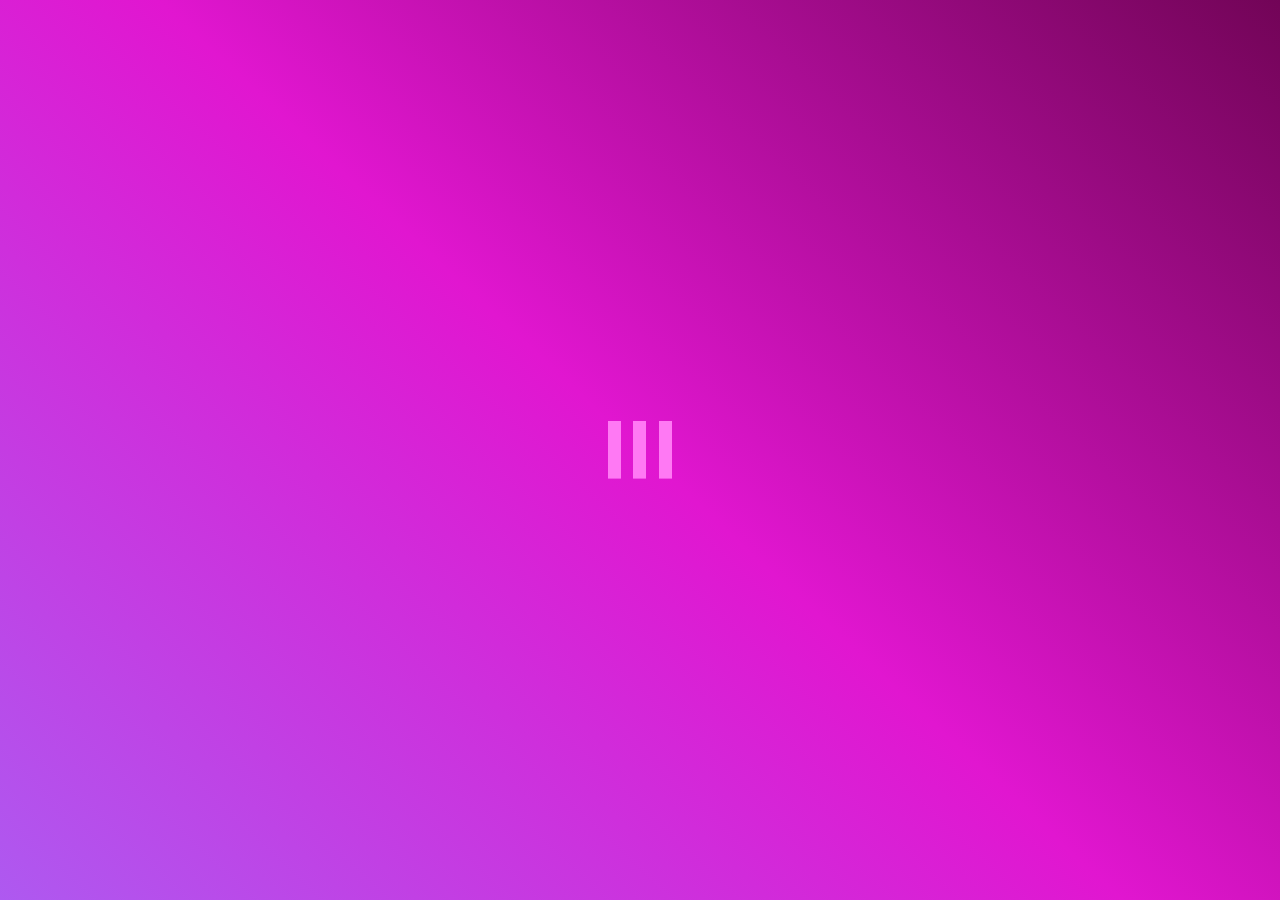
<file: index.html>
<!DOCTYPE html>
<html lang="en">

<head>
    <meta charset="UTF-8">
    <meta name="viewport" content="width=device-width, initial-scale=1.0">
    <title>ProjecFolio</title>
    <link rel="stylesheet" href="./css/bootstrap.css">
    <link rel="stylesheet" href="./css/style.css">
    <script src="./js/jquery.min.js"></script>
    <script src="./js/bootstrap.bundle.js"></script>
    <link rel="icon" href="./images/square 2.png">
</head>

<body>

    <!-- Loading screen -->
    <div class="loading-screen">
        <div class="spinner"></div>
    </div>

    <div class="mouseThingySize">
        <div class="sun"></div>
    </div>

    <div class="bg">
        <div><img src="./images/wallpaperflare.com_wallpaper (1).jpg" class="bgInBg position-fixed" alt=""></div>
    </div>




    <div class="container bringFront">



        <!-- Navbar-->
        <nav class="navbar" id="navbar1">


            <!-- Buttons-->

            <!--Instagram-->
            <a class="btn btn-outline-pink mt-2 d-flex buttonGoUp" id="home"
                href="https://instagram.com/_k_o_v_i_?igshid=YTQwZjQ0NmI0OA==" target="_blank"><svg
                    xmlns="http://www.w3.org/2000/svg" width="22" height="22" fill="currentColor"
                    class="bi bi-instagram " viewBox="0 0 16 16">
                    <path
                        d="M8 0C5.829 0 5.556.01 4.703.048 3.85.088 3.269.222 2.76.42a3.917 3.917 0 0 0-1.417.923A3.927 3.927 0 0 0 .42 2.76C.222 3.268.087 3.85.048 4.7.01 5.555 0 5.827 0 8.001c0 2.172.01 2.444.048 3.297.04.852.174 1.433.372 1.942.205.526.478.972.923 1.417.444.445.89.719 1.416.923.51.198 1.09.333 1.942.372C5.555 15.99 5.827 16 8 16s2.444-.01 3.298-.048c.851-.04 1.434-.174 1.943-.372a3.916 3.916 0 0 0 1.416-.923c.445-.445.718-.891.923-1.417.197-.509.332-1.09.372-1.942C15.99 10.445 16 10.173 16 8s-.01-2.445-.048-3.299c-.04-.851-.175-1.433-.372-1.941a3.926 3.926 0 0 0-.923-1.417A3.911 3.911 0 0 0 13.24.42c-.51-.198-1.092-.333-1.943-.372C10.443.01 10.172 0 7.998 0h.003zm-.717 1.442h.718c2.136 0 2.389.007 3.232.046.78.035 1.204.166 1.486.275.373.145.64.319.92.599.28.28.453.546.598.92.11.281.24.705.275 1.485.039.843.047 1.096.047 3.231s-.008 2.389-.047 3.232c-.035.78-.166 1.203-.275 1.485a2.47 2.47 0 0 1-.599.919c-.28.28-.546.453-.92.598-.28.11-.704.24-1.485.276-.843.038-1.096.047-3.232.047s-2.39-.009-3.233-.047c-.78-.036-1.203-.166-1.485-.276a2.478 2.478 0 0 1-.92-.598 2.48 2.48 0 0 1-.6-.92c-.109-.281-.24-.705-.275-1.485-.038-.843-.046-1.096-.046-3.233 0-2.136.008-2.388.046-3.231.036-.78.166-1.204.276-1.486.145-.373.319-.64.599-.92.28-.28.546-.453.92-.598.282-.11.705-.24 1.485-.276.738-.034 1.024-.044 2.515-.045v.002zm4.988 1.328a.96.96 0 1 0 0 1.92.96.96 0 0 0 0-1.92zm-4.27 1.122a4.109 4.109 0 1 0 0 8.217 4.109 4.109 0 0 0 0-8.217zm0 1.441a2.667 2.667 0 1 1 0 5.334 2.667 2.667 0 0 1 0-5.334z" />
                </svg></a>

            <!--linkdin-->
            <a class="btn btn-outline-pink mt-2 d-flex buttonGoUp" id="home"
                href="https://www.linkedin.com/in/kovidha-subasinghe" target="_blank"><svg
                    xmlns="http://www.w3.org/2000/svg" width="22" height="22" fill="currentColor"
                    class="bi bi-linkedin " viewBox="0 0 16 16">
                    <path
                        d="M0 1.146C0 .513.526 0 1.175 0h13.65C15.474 0 16 .513 16 1.146v13.708c0 .633-.526 1.146-1.175 1.146H1.175C.526 16 0 15.487 0 14.854V1.146zm4.943 12.248V6.169H2.542v7.225h2.401zm-1.2-8.212c.837 0 1.358-.554 1.358-1.248-.015-.709-.52-1.248-1.342-1.248-.822 0-1.359.54-1.359 1.248 0 .694.521 1.248 1.327 1.248h.016zm4.908 8.212V9.359c0-.216.016-.432.08-.586.173-.431.568-.878 1.232-.878.869 0 1.216.662 1.216 1.634v3.865h2.401V9.25c0-2.22-1.184-3.252-2.764-3.252-1.274 0-1.845.7-2.165 1.193v.025h-.016a5.54 5.54 0 0 1 .016-.025V6.169h-2.4c.03.678 0 7.225 0 7.225h2.4z" />
                </svg></a>

            <!--discord-->
            <a class="btn btn-outline-pink mt-2 d-flex buttonGoUp" id="home"
                href="https://discordapp.com/users/roguechocoholic" target="_blank"><svg
                    xmlns="http://www.w3.org/2000/svg" width="22" height="22" fill="currentColor" class="bi bi-discord "
                    viewBox="0 0 16 16">
                    <path
                        d="M13.545 2.907a13.227 13.227 0 0 0-3.257-1.011.05.05 0 0 0-.052.025c-.141.25-.297.577-.406.833a12.19 12.19 0 0 0-3.658 0 8.258 8.258 0 0 0-.412-.833.051.051 0 0 0-.052-.025c-1.125.194-2.22.534-3.257 1.011a.041.041 0 0 0-.021.018C.356 6.024-.213 9.047.066 12.032c.001.014.01.028.021.037a13.276 13.276 0 0 0 3.995 2.02.05.05 0 0 0 .056-.019c.308-.42.582-.863.818-1.329a.05.05 0 0 0-.01-.059.051.051 0 0 0-.018-.011 8.875 8.875 0 0 1-1.248-.595.05.05 0 0 1-.02-.066.051.051 0 0 1 .015-.019c.084-.063.168-.129.248-.195a.05.05 0 0 1 .051-.007c2.619 1.196 5.454 1.196 8.041 0a.052.052 0 0 1 .053.007c.08.066.164.132.248.195a.051.051 0 0 1-.004.085 8.254 8.254 0 0 1-1.249.594.05.05 0 0 0-.03.03.052.052 0 0 0 .003.041c.24.465.515.909.817 1.329a.05.05 0 0 0 .056.019 13.235 13.235 0 0 0 4.001-2.02.049.049 0 0 0 .021-.037c.334-3.451-.559-6.449-2.366-9.106a.034.034 0 0 0-.02-.019Zm-8.198 7.307c-.789 0-1.438-.724-1.438-1.612 0-.889.637-1.613 1.438-1.613.807 0 1.45.73 1.438 1.613 0 .888-.637 1.612-1.438 1.612Zm5.316 0c-.788 0-1.438-.724-1.438-1.612 0-.889.637-1.613 1.438-1.613.807 0 1.451.73 1.438 1.613 0 .888-.631 1.612-1.438 1.612Z" />
                </svg></a>

            <!--behance-->
            <a class="btn btn-outline-pink mt-2 d-flex buttonGoUp" id="home"
                href="https://www.behance.net/kovidhasubasinghe" target="_blank"><svg xmlns="http://www.w3.org/2000/svg"
                    width="22" height="22" fill="currentColor" class="bi bi-behance " viewBox="0 0 16 16">
                    <path
                        d="M4.654 3c.461 0 .887.035 1.278.14.39.07.711.216.996.391.286.176.497.426.641.747.14.32.216.711.216 1.137 0 .496-.106.922-.356 1.242-.215.32-.566.606-.997.817.606.176 1.067.496 1.348.922.281.426.461.957.461 1.563 0 .496-.105.922-.285 1.278a2.317 2.317 0 0 1-.782.887c-.32.215-.711.39-1.137.496a5.329 5.329 0 0 1-1.278.176L0 12.803V3h4.654zm-.285 3.978c.39 0 .71-.105.957-.285.246-.18.355-.497.355-.887 0-.216-.035-.426-.105-.567a.981.981 0 0 0-.32-.355 1.84 1.84 0 0 0-.461-.176c-.176-.035-.356-.035-.567-.035H2.17v2.31c0-.005 2.2-.005 2.2-.005zm.105 4.193c.215 0 .426-.035.606-.07.176-.035.356-.106.496-.216s.25-.215.356-.39c.07-.176.14-.391.14-.641 0-.496-.14-.852-.426-1.102-.285-.215-.676-.32-1.137-.32H2.17v2.734h2.305v.005zm6.858-.035c.286.285.711.426 1.278.426.39 0 .746-.106 1.032-.286.285-.215.46-.426.53-.64h1.74c-.286.851-.712 1.457-1.278 1.848-.566.355-1.243.566-2.06.566a4.135 4.135 0 0 1-1.527-.285 2.827 2.827 0 0 1-1.137-.782 2.851 2.851 0 0 1-.712-1.172c-.175-.461-.25-.957-.25-1.528 0-.531.07-1.032.25-1.493.18-.46.426-.852.747-1.207.32-.32.711-.606 1.137-.782a4.018 4.018 0 0 1 1.493-.285c.606 0 1.137.105 1.598.355.46.25.817.532 1.102.958.285.39.496.851.641 1.348.07.496.105.996.07 1.563h-5.15c0 .58.21 1.11.496 1.396zm2.24-3.732c-.25-.25-.642-.391-1.103-.391-.32 0-.566.07-.781.176-.215.105-.356.25-.496.39a.957.957 0 0 0-.25.497c-.036.175-.07.32-.07.46h3.196c-.07-.526-.25-.882-.497-1.132zm-3.127-3.728h3.978v.957h-3.978v-.957z" />
                </svg></a>
            <!--github-->
            <a class="btn btn-outline-pink mt-2 d-flex buttonGoUp" href="https://github.com/RogueChocoholic"
                target="_blank"><svg xmlns="http://www.w3.org/2000/svg" width="22" height="22" fill="currentColor"
                    class="bi bi-github " viewBox="0 0 16 16">
                    <path
                        d="M8 0C3.58 0 0 3.58 0 8c0 3.54 2.29 6.53 5.47 7.59.4.07.55-.17.55-.38 0-.19-.01-.82-.01-1.49-2.01.37-2.53-.49-2.69-.94-.09-.23-.48-.94-.82-1.13-.28-.15-.68-.52-.01-.53.63-.01 1.08.58 1.23.82.72 1.21 1.87.87 2.33.66.07-.52.28-.87.51-1.07-1.78-.2-3.64-.89-3.64-3.95 0-.87.31-1.59.82-2.15-.08-.2-.36-1.02.08-2.12 0 0 .67-.21 2.2.82.64-.18 1.32-.27 2-.27.68 0 1.36.09 2 .27 1.53-1.04 2.2-.82 2.2-.82.44 1.1.16 1.92.08 2.12.51.56.82 1.27.82 2.15 0 3.07-1.87 3.75-3.65 3.95.29.25.54.73.54 1.48 0 1.07-.01 1.93-.01 2.2 0 .21.15.46.55.38A8.012 8.012 0 0 0 16 8c0-4.42-3.58-8-8-8z" />
                </svg></a>


        </nav>


        <!-- Page One-->
        <div class="row">
            <div class="welcomeContainer">
                <h1 class="myName" id="myName">Hi, my name is<br>
                    <h1 class="welcomeSize" id="welcome">Kovidha Subasinghe</h1>
                    <h1 class="welcomeSize2" id="welcomeName">I make things for the web</h1>
                    <div id="welcomeSub">
                        <h1 class="welcomeSmall">I am a Software Engineering Undergrad in JIAT<br>
                            Currently learning all Sorts of things</h1>
                        <p class="smallMainText">I keep my web designs here (Including this one)</p>
                    </div>

            </div>

            <div class="ContentsContainer row bringFront col-lg-5 offset-lg-8 offset-1 " id="contentsContainer">

                <a class="contents col-3 col-lg-12" href="#page2" id="goToPageOne">QR Code Component</a><br>
                <a class="contents col-3 col-lg-12" href="#page3" id="goToPageTwo">NewTECH Solutions</a><br>
                <a class="contents col-3 col-lg-12" href="#page4" id="goToPageThree">LQ.lk 2024</a>
                <!--   <a class="contents col-3 col-lg-12" href="#bottom">Practice project</a><br>
                <a class="contents col-3 col-lg-12" href="#bottom">Practice project</a><br>
                <a class="contents col-3 col-lg-12" onclick="say_Size();">Practice project</a><br>-->


            </div>

            <!-- Down Button 1 -->
            <div class="d-flex justify-content-center mb-5 sticky-bottom">
                <a href="#page2" id="downButton1"><svg xmlns="http://www.w3.org/2000/svg" width="25" height="25"
                        fill="currentColor" class="bi bi-arrow-down-circle colorWhite " viewBox="0 0 16 16">
                        <path fill-rule="evenodd"
                            d="M1 8a7 7 0 1 0 14 0A7 7 0 0 0 1 8zm15 0A8 8 0 1 1 0 8a8 8 0 0 1 16 0zM8.5 4.5a.5.5 0 0 0-1 0v5.793L5.354 8.146a.5.5 0 1 0-.708.708l3 3a.5.5 0 0 0 .708 0l3-3a.5.5 0 0 0-.708-.708L8.5 10.293V4.5z" />
                    </svg></a>
            </div>


        </div>


        <div class="seperator" id="page2"></div>

        <!--Page Two-->
        <div class="" id="page2Begin">
            <h4 class="siteTitle">QR Code Component</h4>
            <div class="row">
                <div
                    class="col-10 offset-1 col-lg-6 offset-lg-0 details rounded-4 d-flex align-items-center justify-content-center mt-3">
                    <div class="mt-4 centerContents">
                        <h3 class="h4 text-center">Frontend Mentor - QR code component solution</h3>

                        <p class="detailsParagraph">This is a solution to the [QR code component challenge on Frontend
                            Mentor]</p>


                        <h3 class="h4">Built with</h3>
                        <p class="detailsParagraphLeftAlign">- Semantic HTML5 markup <br>
                            - CSS custom properties <br>
                            - Flexbox <br>
                            - CSS Grid</p>
                    </div>
                </div>

                <!--  Screenshots and links  -->
                <div class="col-6 screenShots col-10 offset-1 col-lg-6 offset-lg-0 mt-3">
                    <div class="d-flex align-items-center ">

                        <div id="carouselExampleInterval" class="carousel slide" data-bs-ride="carousel">
                            <div class="carousel-inner">
                                <div class="carousel-item active">
                                    <img src="./css/assets/images/done.png" class="d-block w-100 rounded-4" alt="...">
                                </div>

                            </div>
                        </div>
                    </div>

                    <div class="buttons mt-5 d-flex justify-content-center">
                        <a class="btn btn-outline-pink" href="./qr_component/index.html">Live Site</a>
                        <a class="btn btn-outline-pink"
                            href="https://www.frontendmentor.io/solutions/flexbox-nN8iM4zWN0"
                            target="_blank">Solution</a>


                    </div>

                </div>
            </div>


            <div class="d-flex justify-content-center sticky-bottom mb-5 row">

                <a class="btn btn-outline-pink btn-sm mt-5  expand col-2 offset-1" id="bottom" onclick="size();"
                    href="#navbar1">Go to
                    top &nbsp; <svg xmlns="http://www.w3.org/2000/svg" width="16" height="16" fill="currentColor"
                        class="bi bi-arrow-up-circle" viewBox="0 0 16 16">
                        <path fill-rule="evenodd"
                            d="M1 8a7 7 0 1 0 14 0A7 7 0 0 0 1 8zm15 0A8 8 0 1 1 0 8a8 8 0 0 1 16 0zm-7.5 3.5a.5.5 0 0 1-1 0V5.707L5.354 7.854a.5.5 0 1 1-.708-.708l3-3a.5.5 0 0 1 .708 0l3 3a.5.5 0 0 1-.708.708L8.5 5.707V11.5z" />
                    </svg></a>
                <!-- Down Button 1 -->
                <div class="d-flex justify-content-center sticky-bottom col-5 pt-5">
                    <a href="#page3" id="downButton2"><svg xmlns="http://www.w3.org/2000/svg" width="25" height="25"
                            fill="currentColor" class="bi bi-arrow-down-circle colorWhite " viewBox="0 0 16 16">
                            <path fill-rule="evenodd"
                                d="M1 8a7 7 0 1 0 14 0A7 7 0 0 0 1 8zm15 0A8 8 0 1 1 0 8a8 8 0 0 1 16 0zM8.5 4.5a.5.5 0 0 0-1 0v5.793L5.354 8.146a.5.5 0 1 0-.708.708l3 3a.5.5 0 0 0 .708 0l3-3a.5.5 0 0 0-.708-.708L8.5 10.293V4.5z" />
                        </svg></a>
                </div>

            </div>



        </div>

        <div class="seperator" id="page3"></div>
        <!--Page Three-->
        <div class="" id="page3Begin">
            <h4 class="siteTitle">NewTECH Solutions</h4>
            <div class="row">
                <div
                    class="col-10 offset-1 col-lg-6 offset-lg-0 details rounded-4 d-flex align-items-center justify-content-center mt-3">
                    <div class="mt-4 centerContents">
                        <h3 class="h4 text-center">NewTECH Solutions e-commerce website</h3>

                        <p class="detailsParagraph">This is my first front end assignment.</p>


                        <h3 class="h4">Built with</h3>
                        <p class="detailsParagraphLeftAlign">- Semantic HTML5 markup <br>
                            - Bootstrap <br>
                            - CSS custom properties <br>
                        </p>

                        <h3 class="h4">Browsable pages</h3>
                        <p class="detailsParagraphLeftAlign">- Semantic HTML5 markup <br>
                            - Customer Login & Registration <br>
                            - Admin Login <br>
                            - Home Page <br>
                            - Product Listing <br>
                            - Single Product View <br>
                            - Cart & Watchlist <br>
                            - Purchased History & Invoicing <br>
                            - Advanced Search<br>
                            - Admin Panel<br>
                            - Product Management & User Management<br>
                        </p>
                    </div>
                </div>

                <!--  Screenshots and links  -->
                <div class="col-6 screenShots col-10 offset-1 col-lg-6 offset-lg-0 mt-3">
                    <div class="d-flex align-items-center ">

                        <div id="carouselExampleInterval" class="carousel slide" data-bs-ride="carousel">
                            <div class="carousel-inner">
                                <div class="carousel-item active" data-bs-interval="2500">
                                    <img src="./css/assets/NewTech Solutions SS/Screenshot (145).png"
                                        class="d-block w-100" alt="...">
                                </div>
                                <div class="carousel-item" data-bs-interval="1500">
                                    <img src="./css/assets/NewTech Solutions SS/Screenshot (146).png"
                                        class="d-block w-100" alt="...">
                                </div>
                                <div class="carousel-item" data-bs-interval="1500">
                                    <img src="./css/assets/NewTech Solutions SS/Screenshot (147).png"
                                        class="d-block w-100" alt="...">
                                </div>
                                <div class="carousel-item" data-bs-interval="1000">
                                    <img src="./css/assets/NewTech Solutions SS/Screenshot (148).png"
                                        class="d-block w-100" alt="...">
                                </div>
                                <div class="carousel-item" data-bs-interval="1000">
                                    <img src="./css/assets/NewTech Solutions SS/Screenshot (149).png"
                                        class="d-block w-100" alt="...">
                                </div>
                                <div class="carousel-item" data-bs-interval="1000">
                                    <img src="./css/assets/NewTech Solutions SS/Screenshot (150).png"
                                        class="d-block w-100" alt="...">
                                </div>
                                <div class="carousel-item" data-bs-interval="1000">
                                    <img src="./css/assets/NewTech Solutions SS/Screenshot (151).png"
                                        class="d-block w-100" alt="...">
                                </div>
                                <div class="carousel-item" data-bs-interval="1000">
                                    <img src="./css/assets/NewTech Solutions SS/Screenshot (152).png"
                                        class="d-block w-100" alt="...">
                                </div>
                                <div class="carousel-item" data-bs-interval="1000">
                                    <img src="./css/assets/NewTech Solutions SS/Screenshot (153).png"
                                        class="d-block w-100" alt="...">
                                </div>
                                <div class="carousel-item" data-bs-interval="1000">
                                    <img src="./css/assets/NewTech Solutions SS/Screenshot (154).png"
                                        class="d-block w-100" alt="...">
                                </div>
                                <div class="carousel-item" data-bs-interval="1000">
                                    <img src="./css/assets/NewTech Solutions SS/Screenshot (155).png"
                                        class="d-block w-100" alt="...">
                                </div>
                                <div class="carousel-item" data-bs-interval="1000">
                                    <img src="./css/assets/NewTech Solutions SS/Screenshot (156).png"
                                        class="d-block w-100" alt="...">
                                </div>
                                <div class="carousel-item" data-bs-interval="1000">
                                    <img src="./css/assets/NewTech Solutions SS/Screenshot (157).png"
                                        class="d-block w-100" alt="...">
                                </div>
                                <div class="carousel-item" data-bs-interval="1000">
                                    <img src="./css/assets/NewTech Solutions SS/Screenshot (158).png"
                                        class="d-block w-100" alt="...">
                                </div>
                                <div class="carousel-item" data-bs-interval="1000">
                                    <img src="./css/assets/NewTech Solutions SS/Screenshot (159).png"
                                        class="d-block w-100" alt="...">
                                </div>
                                <div class="carousel-item" data-bs-interval="1000">
                                    <img src="./css/assets/NewTech Solutions SS/Screenshot (160).png"
                                        class="d-block w-100" alt="...">
                                </div>
                                <div class="carousel-item" data-bs-interval="1000">
                                    <img src="./css/assets/NewTech Solutions SS/Screenshot (161).png"
                                        class="d-block w-100" alt="...">
                                </div>
                                <div class="carousel-item" data-bs-interval="1000">
                                    <img src="./css/assets/NewTech Solutions SS/Screenshot (162).png"
                                        class="d-block w-100" alt="...">
                                </div>
                                <div class="carousel-item" data-bs-interval="1000">
                                    <img src="./css/assets/NewTech Solutions SS/Screenshot (163).png"
                                        class="d-block w-100" alt="...">
                                </div>
                            </div>
                        </div>
                    </div>

                    <div class="buttons mt-5 d-flex justify-content-center">
                        <a class="btn btn-outline-pink" href="./NewTech/index.html" target="_blank">Live Site</a>



                    </div>

                </div>
            </div>


            

            <div class="d-flex justify-content-center sticky-bottom mb-5 row">

                <a class="btn btn-outline-pink btn-sm mt-5  expand col-2 offset-1" id="bottom" onclick="size();"
                    href="#navbar1">Go to
                    top &nbsp; <svg xmlns="http://www.w3.org/2000/svg" width="16" height="16" fill="currentColor"
                        class="bi bi-arrow-up-circle" viewBox="0 0 16 16">
                        <path fill-rule="evenodd"
                            d="M1 8a7 7 0 1 0 14 0A7 7 0 0 0 1 8zm15 0A8 8 0 1 1 0 8a8 8 0 0 1 16 0zm-7.5 3.5a.5.5 0 0 1-1 0V5.707L5.354 7.854a.5.5 0 1 1-.708-.708l3-3a.5.5 0 0 1 .708 0l3 3a.5.5 0 0 1-.708.708L8.5 5.707V11.5z" />
                    </svg></a>
                <!-- Down Button 1 -->
                <div class="d-flex justify-content-center sticky-bottom col-5 pt-5">
                    <a href="#page4" id="downButton3"><svg xmlns="http://www.w3.org/2000/svg" width="25" height="25"
                            fill="currentColor" class="bi bi-arrow-down-circle colorWhite " viewBox="0 0 16 16">
                            <path fill-rule="evenodd"
                                d="M1 8a7 7 0 1 0 14 0A7 7 0 0 0 1 8zm15 0A8 8 0 1 1 0 8a8 8 0 0 1 16 0zM8.5 4.5a.5.5 0 0 0-1 0v5.793L5.354 8.146a.5.5 0 1 0-.708.708l3 3a.5.5 0 0 0 .708 0l3-3a.5.5 0 0 0-.708-.708L8.5 10.293V4.5z" />
                        </svg></a>
                </div>

            </div>

        </div>


        <div class="seperator" id="page4"></div>
<!-- page 3 -->

<div class="" id="page4Begin">
    <h4 class="siteTitle">Lovers' Quarrel 2024 | LQ.lk</h4>
    <div class="row">
        <div
            class="col-10 offset-1 col-lg-6 offset-lg-0 details rounded-4 d-flex align-items-center justify-content-center mt-3">
            <div class="mt-4 centerContents">
                <h3 class="h4 text-center">LQ 24 | Lover's Quarrel 2024 Website</h3>

                <p class="detailsParagraph">Mahinda Richmond bigmatch Lover's Quarrel 2024 <br>LQ.lk Website.</p>


                <h3 class="h4">Built with</h3>
                <p class="detailsParagraphLeftAlign">- Semantic HTML5 markup <br>
                    - Bootstrap <br>
                    - CSS custom properties <br>
                    - elementor <br>
                </p>

                <!-- <h3 class="h4">Browsable pages</h3>
                <p class="detailsParagraphLeftAlign">- Semantic HTML5 markup <br>
                    - Customer Login & Registration <br>
                    - Admin Login <br>
                    - Home Page <br>
                    - Product Listing <br>
                    - Single Product View <br>
                    - Cart & Watchlist <br>
                    - Purchased History & Invoicing <br>
                    - Advanced Search<br>
                    - Admin Panel<br>
                    - Product Management & User Management<br>
                </p> -->
            </div>
        </div>

        <!--  Screenshots and links  -->
        <div class="col-6 screenShots col-10 offset-1 col-lg-6 offset-lg-0 mt-3">
            <div class="d-flex align-items-center ">

                <div id="carouselExampleInterval" class="carousel slide" data-bs-ride="carousel">
                    <div class="carousel-inner">
                        <div class="carousel-item active" data-bs-interval="2500">
                            <img src="./lqlk/screenshots/Screenshot (185).png"
                                class="d-block w-100" alt="...">
                        </div>
                        <div class="carousel-item" data-bs-interval="1500">
                            <img src="./lqlk/screenshots/Screenshot (186).png"
                                class="d-block w-100" alt="...">
                        </div>
                        <div class="carousel-item" data-bs-interval="1500">
                            <img src="./lqlk/screenshots/Screenshot (187).png"
                                class="d-block w-100" alt="...">
                        </div>
                        <div class="carousel-item" data-bs-interval="1000">
                            <img src="./lqlk/screenshots/Screenshot (188).png"
                                class="d-block w-100" alt="...">
                        </div>
                        <div class="carousel-item" data-bs-interval="1000">
                            <img src="./lqlk/screenshots/Screenshot (189).png"
                                class="d-block w-100" alt="...">
                        </div>
                       
                    </div>

                </div>
            </div>

            <div class="buttons mt-5 d-flex justify-content-center">
                <a class="btn btn-outline-pink" href="./lqlk/index.html" target="_blank">Live Site</a>



            </div>

        </div>
    </div>


    <div class="d-flex justify-content-center sticky-bottom mb-5">

        <a class="btn btn-outline-pink btn-sm mt-5  expand" id="bottom" onclick="size();" href="#navbar1">Go to
            top &nbsp; <svg xmlns="http://www.w3.org/2000/svg" width="16" height="16" fill="currentColor"
                class="bi bi-arrow-up-circle" viewBox="0 0 16 16">
                <path fill-rule="evenodd"
                    d="M1 8a7 7 0 1 0 14 0A7 7 0 0 0 1 8zm15 0A8 8 0 1 1 0 8a8 8 0 0 1 16 0zm-7.5 3.5a.5.5 0 0 1-1 0V5.707L5.354 7.854a.5.5 0 1 1-.708-.708l3-3a.5.5 0 0 1 .708 0l3 3a.5.5 0 0 1-.708.708L8.5 5.707V11.5z" />
            </svg></a>

    </div>



</div>




























        <!--                                                                        Page  template
<div class="" id="page2Begin">
    <h4 class="siteTitle">QR Code Component</h4>
    <div class="row">
        <div class="col-6 details rounded-4">
            <div class="mt-4">
                <h4 class="h4">Frontend Mentor - QR code component solution</h4>

                This is a solution to the [QR code component challenge on Frontend
                Mentor](https://www.frontendmentor.io/challenges/qr-code-component-iux_sIO_H). Frontend Mentor
                challenges help you improve your coding skills by building realistic projects.
            </div>
        </div>
        <div class="col-6 screenShots"></div>
    </div>


    <div class="d-flex justify-content-center sticky-bottom mb-5">

        <a class="btn btn-outline-pink btn-sm mt-5  expand" id="bottom" onclick="size();" href="#navbar1">Go to
            top &nbsp; <svg xmlns="http://www.w3.org/2000/svg" width="16" height="16" fill="currentColor"
                class="bi bi-arrow-up-circle" viewBox="0 0 16 16">
                <path fill-rule="evenodd"
                    d="M1 8a7 7 0 1 0 14 0A7 7 0 0 0 1 8zm15 0A8 8 0 1 1 0 8a8 8 0 0 1 16 0zm-7.5 3.5a.5.5 0 0 1-1 0V5.707L5.354 7.854a.5.5 0 1 1-.708-.708l3-3a.5.5 0 0 1 .708 0l3 3a.5.5 0 0 1-.708.708L8.5 5.707V11.5z" />
            </svg></a>

    </div>



</div>

-->


        <!--  Screenshots and links
                <div class="col-6 screenShots col-10 offset-1 col-lg-6 offset-lg-0 mt-3">
                    <div>
                        <div class="d-flex align-items-center ">

                            <div id="carouselExampleInterval" class="carousel slide" data-bs-ride="carousel">
                                <div class="carousel-inner">
                                    <div class="carousel-item active" data-bs-interval="10000">
                                        <img src="./css/assets/images/done.png" class="d-block w-100" alt="...">
                                    </div>
                                    <div class="carousel-item" data-bs-interval="2000">
                                        <img src="..." class="d-block w-100" alt="...">
                                    </div>
                                    <div class="carousel-item">
                                        <img src="..." class="d-block w-100" alt="...">
                                    </div>
                                </div>
                                <button class="carousel-control-prev" type="button"
                                    data-bs-target="#carouselExampleInterval" data-bs-slide="prev">
                                    <span class="carousel-control-prev-icon" aria-hidden="true"></span>
                                    <span class="visually-hidden">Previous</span>
                                </button>
                                <button class="carousel-control-next" type="button"
                                    data-bs-target="#carouselExampleInterval" data-bs-slide="next">
                                    <span class="carousel-control-next-icon" aria-hidden="true"></span>
                                    <span class="visually-hidden">Next</span>
                                </button>
                            </div>
                        </div>
                    </div>
                    <div class="seperator" id="page3"></div>
                    <div class="buttons d-flex justify-content-center">
                        <a class="btn btn-outline-pink" href="">Live Site URL</a>


                    </div>

                </div>

  -->







    </div>
    <script src="./js/script.js"></script>
    <script src="./js/mousething.js"></script>
    <script>
        setTimeout(function () {
            document.querySelector('.loading-screen').style.display = 'none';
        }, 2000);
    </script>
</body>

</html>
</file>
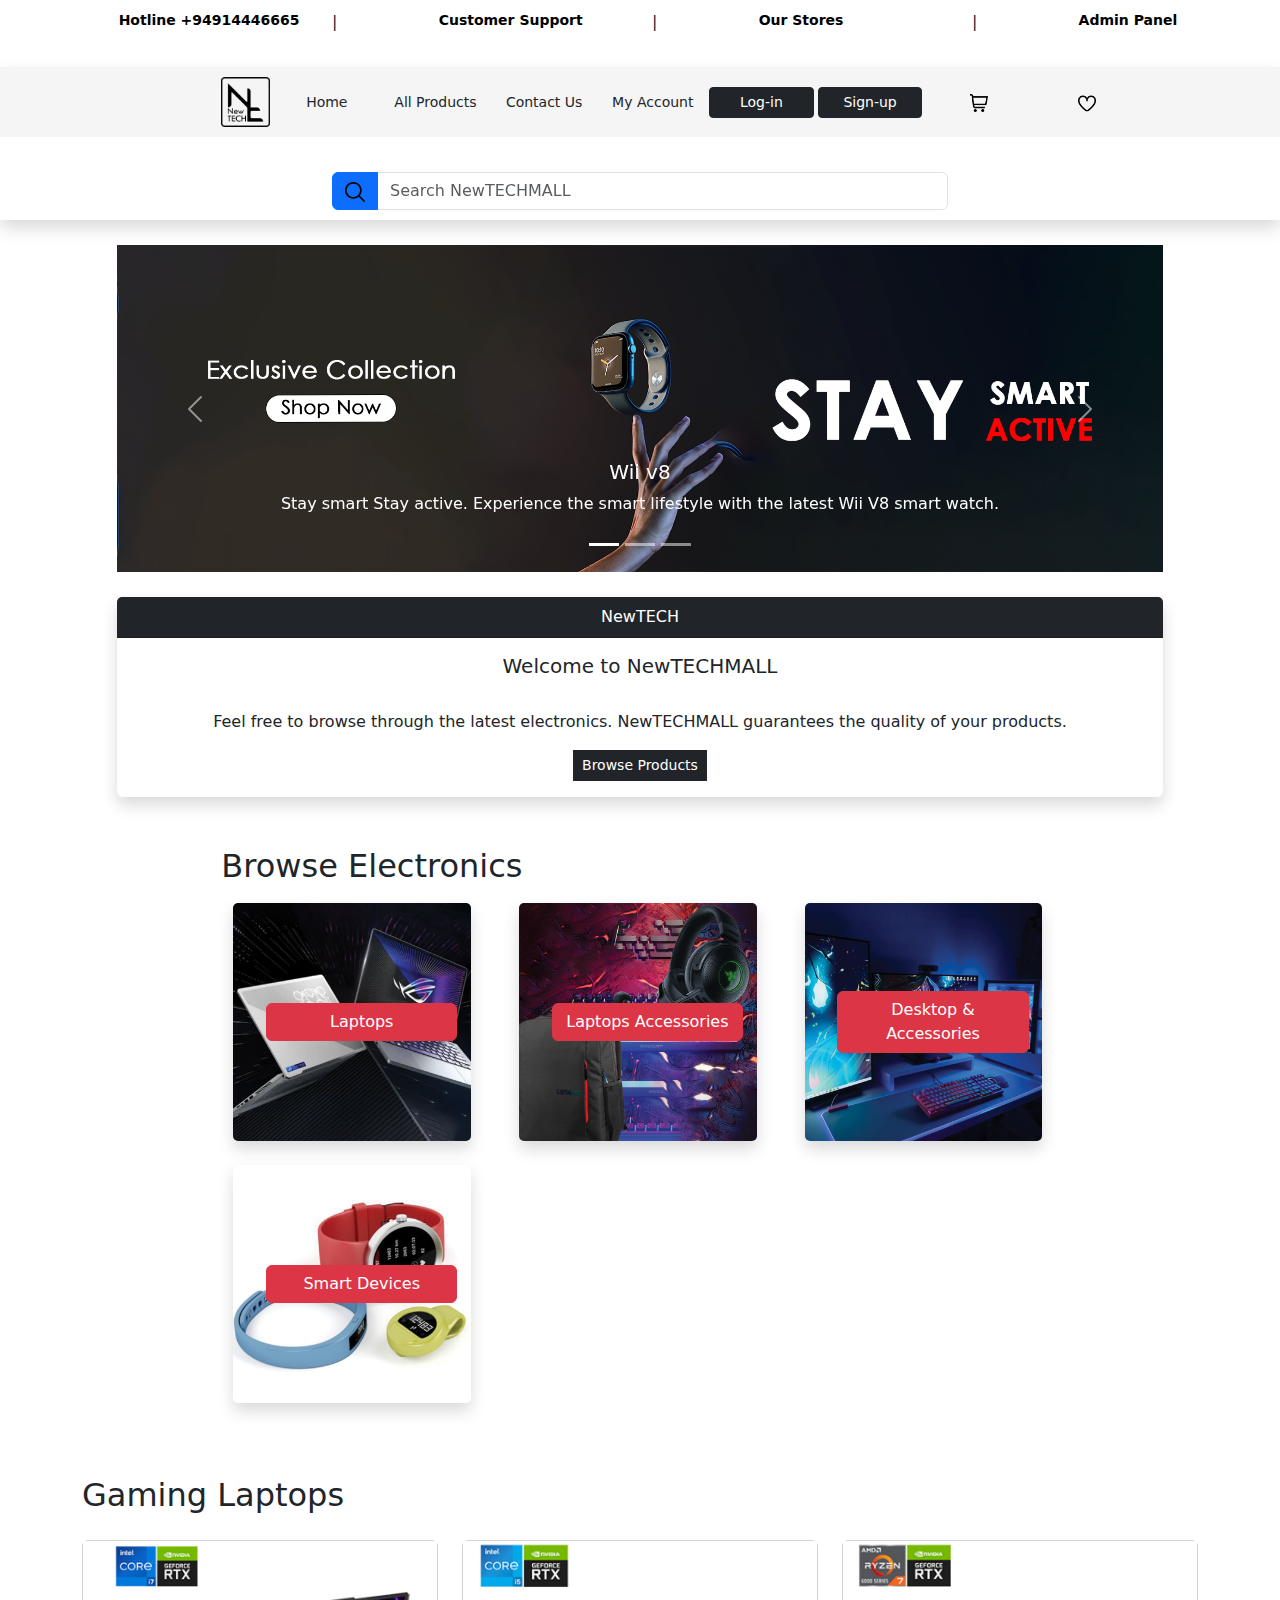
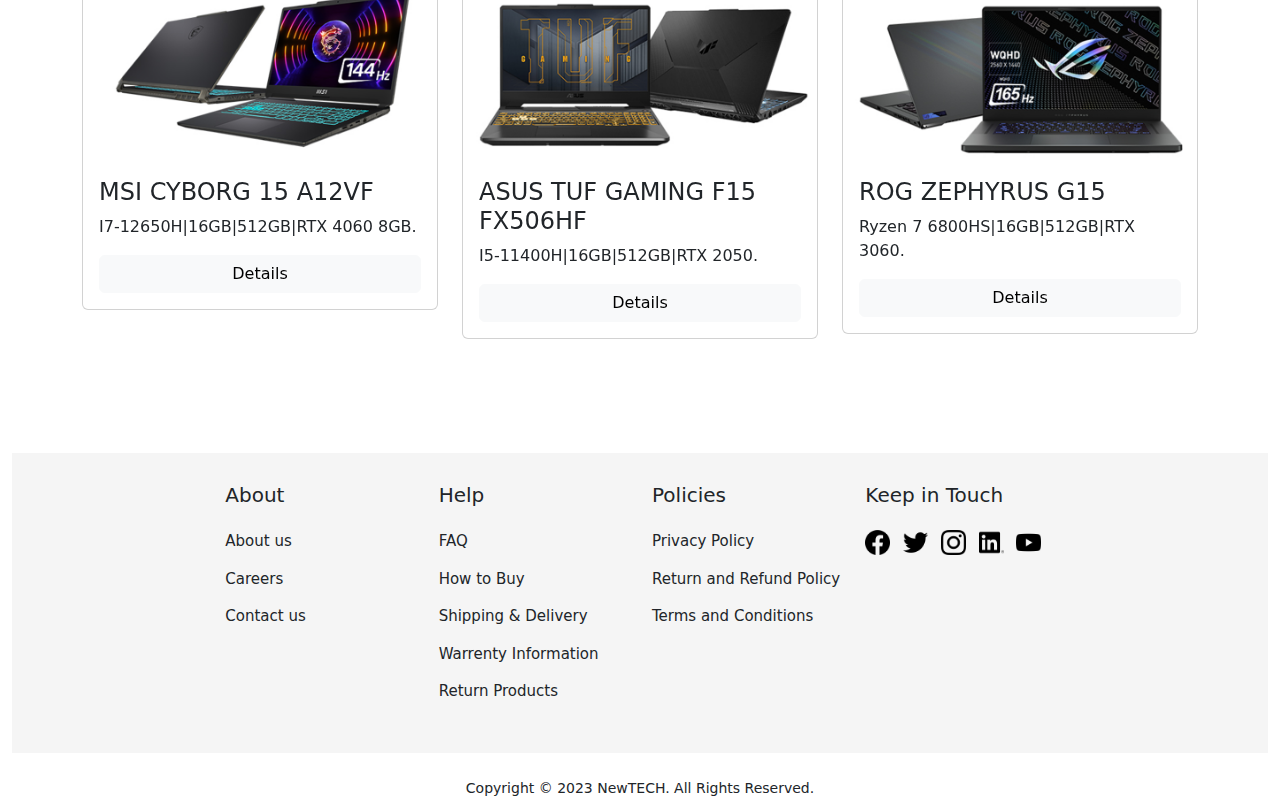
<file: NewTech/index.html>
<!DOCTYPE html>
<html>

<head>
  <meta charset="utf-8">
  <meta name="viewport" content="width=device-width, initial-scale=1">
  <title>NewTECH | Home</title>
  <link rel="icon" href="./css/Home images/favicon2.png">
  <link rel="stylesheet" href="./css/bootstrap.css">
  <link rel="stylesheet" href="./css/style.css">
</head>

<body>
  <div class="container-fluid">
    <div class="break"></div>
    <div class="row topDetails">
      <a class="col-2 offset-1 aFilter" href="#">
        <p>Hotline +94914446665</p>
      </a>
      <div class="col-1">|</div>
      <a class="col-2 aFilter" href="#">
        <p>Customer Support</p>
      </a>
      <div class="col-1">|</div>
      <a class="col-2 aFilter" href="#">
        <p>Our Stores</p>
      </a>
      <div class="col-1">|</div>
      <a class="col-2 aFilter" href="adminLogin.html">
        <p>Admin Panel</p>
      </a>
    </div>

    <div class="break"></div>
    <div class="break"></div>


    <div class="sticky-top row shadow">
      <div class="topFix d-flex align-items-center gap-1">
        <a class="offset-2 "><img src="./css/Home images/Asset 2.png" class="logo" alt=""></a>
        <a class="btn btn-sm col-1 " href="index.html">Home</a>
        <a class="btn btn-sm col-1 removeBtns" href="listing.html">All Products</a>
        <a class="btn btn-sm col-1 removeBtns">Contact Us</a>
        <a class="btn btn-sm col-2 col-md-1 removeBtns" href="index.html">My Account</a>


        <a class="btn btn-dark btn-sm col-1 removeBtns" href="login.html">Log-in</a>
        <a class="btn btn-dark btn-sm col-1 removeBtns" href="signup.html">Sign-up</a>
        <a class="btn col-2 col-md-1 menuArrow offset-md-4 offset-1"><img src="./css/Home images/angle-small-down.png"
            class="cart" onclick="manualDropdown();" alt=""></a>
        <a class="btn col-md-1 col-2" data-bs-toggle="offcanvas" data-bs-target="#cartslide"
          aria-controls="cartslide"><img src="./css/Home images/shopping-cart.png" class="cart" alt=""></a>
        <a class="btn col-md-1 col-2" data-bs-toggle="offcanvas" data-bs-target="#wishlist"
          aria-controls="cartslide"><img src="./css/Home images/heart.png" class="cart" alt=""></a>
      </div>
      <div class="break"></div>




      <div class="row">
        <div class="menuContainer col-10 offset-1 shadow rounded" onmouseleave="dropDownOver()" id="menuContainer">
          <div class="break"></div>
          <div class="row">
            <a class="btn btn-sm col-5 offset-1" href="listing.html">All Products</a>

            <a class="btn  btn-sm col-5 ">Contact Us</a>
            <div class="break"></div>
          </div>


          <a class="btn btn-dark btn-sm col-5 offset-1" href="login.html">Log-in</a>
          <a class="btn btn-dark btn-sm col-5 " href="signup.html">Sign-up</a>
          <div class="break"></div>

          <a class="btn btn-sm col-6 offset-3" href="index.html">My Account</a>
          <div class="break"></div>
        </div>
      </div>



      <div class="break2"></div>

      <div class="col-8 offset-2 col-xl-6 offset-xl-3">
        <div class="input-group">
          <a class="btn btn-primary" id="btnGroupAddon2" href="listing.html"><img src="./css/Home images/search.png"
              class="searchIcon" alt="">
          </a>
          <input type="search" class="form-control col-4" placeholder="Search NewTECHMALL"
            aria-label="Input group example" aria-describedby="btnGroupAddon2">
        </div>
      </div>
      <div class="break"></div>
    </div>

    <div class="break2"></div>


    <div id="carouselExampleCaptions"
      class="carousel slide offset-sm-0 col-sm-12 col-xl-10 offset-xl-1 col-xxl-8 offset-xxl-2">
      <div class="carousel-indicators">
        <button type="button" data-bs-target="#carouselExampleCaptions" data-bs-slide-to="0" class="active"
          aria-current="true" aria-label="Slide 1"></button>
        <button type="button" data-bs-target="#carouselExampleCaptions" data-bs-slide-to="1"
          aria-label="Slide 2"></button>
        <button type="button" data-bs-target="#carouselExampleCaptions" data-bs-slide-to="2"
          aria-label="Slide 3"></button>
      </div>
      <div class="carousel-inner">
        <div class="carousel-item active">
          <img src="./css/Home images/watch.png" class="d-block w-100" alt="Wii v8">
          <div class="carousel-caption d-none d-md-block">
            <h5>Wii v8</h5>
            <p>Stay smart Stay active. Experience the smart lifestyle with the latest Wii V8 smart watch.</p>
          </div>
        </div>
        <div class="carousel-item">
          <img src="./css/Home images/earpod.png" class="d-block w-100" alt="EarPod MAXX">
          <div class="carousel-caption d-none d-md-block">
            <h5>EarPod MAXX</h5>
            <p>Behold the immersive sound quality of the brand new EarPod MAXX.</p>
          </div>
        </div>
        <div class="carousel-item">
          <img src="./css/Home images/tuf.png" class="d-block w-100" alt="Asus tuf gaming F15">
          <div class="carousel-caption d-none d-md-block">
            <h5>ASUS TUF GAMING F15</h5>
            <p>New asus tuf f15 offers military grade build with high performance for competitive gamers. </p>
          </div>
        </div>
      </div>
      <button class="carousel-control-prev" type="button" data-bs-target="#carouselExampleCaptions"
        data-bs-slide="prev">
        <span class="carousel-control-prev-icon" aria-hidden="true"></span>
        <span class="visually-hidden">Previous</span>
      </button>
      <button class="carousel-control-next" type="button" data-bs-target="#carouselExampleCaptions"
        data-bs-slide="next">
        <span class="carousel-control-next-icon" aria-hidden="true"></span>
        <span class="visually-hidden">Next</span>
      </button>
    </div>

    <div class="break2"></div>


    <div class="card text-center offset-sm-0 col-sm-12 col-xl-10 offset-xl-1 col-xxl-8 offset-xxl-2 noBoarder shadow">
      <div class="card-header text-bg-dark">
        NewTECH
      </div>
      <div class="card-body ">
        <h5 class="card-title">Welcome to NewTECHMALL</h5>
        <br>
        <p class="card-text">Feel free to browse through the latest electronics. NewTECHMALL guarantees the quality of
          your products.</p>
        <a href="listing.html" class="btn btn-dark btn-sm rounded-0">Browse Products</a>
      </div>
    </div>

    <div class="break2"></div>
    <div class="break2"></div>
    <div class="heading1 offset-1 offset-xl-2">
      <h2>Browse Electronics</h2>
    </div>
    <div class="break"></div>

    <div class="cardContainer col-10 offset-1 offset-md-2 row gap-4">

      <div class="card col-lg-3 col-12 col-sm-5  noBoarder">
        <img src="./css/Home images/laptop thumbnail.png" class="card-img shadow" alt="Laptops">

        <div class="card-img-overlay d-flex justify-content-center align-items-center position-absolute">
          <a class="btn btn-danger col-10 offset-1" href="listingCategory.html">Laptops</a>
        </div>
      </div>


      <div class="card col-lg-3 col-12 col-sm-5  noBoarder">
        <img src="./css/Home images/lap accessory thumb.png" class="card-img shadow" alt="Laptop Accessories">

        <div class="card-img-overlay d-flex justify-content-center align-items-center position-absolute">
          <a class="btn btn-danger col-10 offset-1" href="listingCategory.html">Laptops Accessories</a>
        </div>
      </div>

      <div class="card col-lg-3 col-12 col-sm-5  noBoarder">
        <img src="./css/Home images/desktopthumbnail.png" class="card-img shadow" alt="Desktop & Accessories">

        <div class="card-img-overlay d-flex justify-content-center align-items-center position-absolute">
          <a class="btn btn-danger col-10 offset-1" href="listingCategory.html">Desktop & Accessories</a>
        </div>
      </div>

      <div class="card col-lg-3 col-12 col-sm-5  noBoarder">
        <img src="./css/Home images/smart thumbnail.png" class="card-img shadow" alt="Smart Devices">

        <div class="card-img-overlay d-flex justify-content-center align-items-center position-absolute">
          <a class="btn btn-danger col-10 offset-1" href="listingCategory.html">Smart Devices</a>
        </div>
      </div>


    </div>

    <div class="break2"></div>
    <section class="pt-5 pb-5">
      <div class="container">
        <div class="row">
          <div class="col-6">
            <h2 class="mb-3">Gaming Laptops</h2>
            <div class="break"></div>
          </div>
          <div class="col-12">
            <div id="carouselExampleIndicators2" class="carousel slide" data-ride="carousel">

              <div class="carousel-inner">
                <div class="carousel-item active">
                  <div class="row">

                    <div class="col-md-4 mb-3">
                      <div class="card">
                        <img class="img-fluid" alt="100%x280" src="./css/Home images/cyborg.png">
                        <div class="card-body">
                          <h4 class="card-title">MSI CYBORG 15 A12VF</h4>
                          <p class="card-text">I7-12650H|16GB|512GB|RTX 4060 8GB.
                          </p>
                          <a class="btn btn-light d-flex justify-content-center" href="asusTuf.html">Details</a>

                        </div>

                      </div>
                    </div>
                    <div class="col-md-4 mb-3">
                      <div class="card">
                        <img class="img-fluid" alt="100%x280" src="./css/Home images/tuf2.png">
                        <div class="card-body">
                          <h4 class="card-title">ASUS TUF GAMING F15 FX506HF</h4>
                          <p class="card-text">I5-11400H|16GB|512GB|RTX 2050.
                          </p>
                          <a class="btn btn-light d-flex justify-content-center" href="asusTuf.html">Details</a>

                        </div>
                      </div>
                    </div>
                    <div class="col-md-4 mb-3">
                      <div class="card">
                        <img class="img-fluid" alt="100%x280" src="./css/Home images/zephyrus.png">
                        <div class="card-body">
                          <h4 class="card-title">ROG ZEPHYRUS G15</h4>
                          <p class="card-text">Ryzen 7 6800HS|16GB|512GB|RTX 3060.
                          </p>
                          <a class="btn btn-light d-flex justify-content-center " href="asusTuf.html">Details</a>

                        </div>
                      </div>
                    </div>

                  </div>
                </div>

              </div>
            </div>
          </div>
        </div>
      </div>
    </section>
    <div class="break2"></div>
    <div class="break2"></div>
    <div class="footerContainer">
      <div class="break3"></div>
      <div class="row">

        <div class="col-lg-2 col-4 col-sm-3 offset-1 offset-sm-2">
          <h5>About</h5>
          <ul class="ul1">
            <li class="li1"><a>About us</a></li>
            <li class="li1"><a>Careers</a></li>
            <li class="li1"><a>Contact us</a></li>
          </ul>
        </div>

        <div class="col-lg-2 col-4 col-sm-3">
          <h5>Help</h5>
          <ul class="ul1">
            <li class="li1"><a>FAQ</a></li>
            <li class="li1"><a>How to Buy</a></li>
            <li class="li1"><a>Shipping & Delivery</a></li>
            <li class="li1"><a>Warrenty Information</a></li>
            <li class="li1"><a>Return Products</a></li>
          </ul>
        </div>

        <div class="col-lg-2 col-4 col-sm-3 offset-1 offset-sm-0">
          <h5>Policies</h5>
          <ul class="ul1">
            <li class="li1"><a>Privacy Policy</a></li>
            <li class="li1"><a>Return and Refund Policy</a></li>
            <li class="li1"><a>Terms and Conditions</a></li>
          </ul>
        </div>

        <div class="col-lg-2 col-4 col-sm-3  u1">
          <h5>Keep in Touch</h5>
          <ul class="ul1 list-inline">
            <li class="li1 list-inline-item"><a><img src="./css/Home images/facebook.png" class="social1" alt=""></a></li>
            <li class="li1 list-inline-item"><a><img src="./css/Home images/twitter.png" class="social1" alt=""></a></li>
            <li class="li1 list-inline-item"><a><img src="./css/Home images/instagram.png" class="social1" alt=""></a></li>
            <li class="li1 list-inline-item"><a><img src="./css/Home images/linkedin.png" class="social1" alt=""></a></li>
            <li class="li1 list-inline-item"><a><img src="./css/Home images/youtube.png" class="social1" alt=""></a></li>
          </ul>
        </div>

        <div class="break"></div>

        <div class="row u2">
          <ul class="ul1 list-inline d-flex justify-content-center">
            <li class="li1 list-inline-item"><a><img src="./css/Home images/facebook.png" class="social1" alt=""></a></li>
            <li class="li1 list-inline-item"><a><img src="./css/Home images/twitter.png" class="social1" alt=""></a></li>
            <li class="li1 list-inline-item"><a><img src="./css/Home images/instagram.png" class="social1" alt=""></a></li>
            <li class="li1 list-inline-item"><a><img src="./css/Home images/linkedin.png" class="social1" alt=""></a></li>
            <li class="li1 list-inline-item"><a><img src="./css/Home images/youtube.png" class="social1" alt=""></a></li>
          </ul>
        </div>
      </div>
    </div>


















    <!--         Whishlist      -->

    <div class="offcanvas offcanvas-start" data-bs-backdrop="static" tabindex="-1" id="wishlist"
      aria-labelledby="staticBackdropLabel">
      <div class="offcanvas-header">
        <img src="./css/Home images/favicon2.png" class="logoCartSlide" alt="">
        <h5 class="offcanvas-title" id="staticBackdropLabel"></h5>
        <button type="button" class="btn-close" data-bs-dismiss="offcanvas" aria-label="Close"></button>
      </div>
      <div class="offcanvas-body">
        <div>
          <h3>Watchlist</h3>
          <div class="row">
            <div class="colorChange col-4 d-flex justify-content-center align-items-center opacity-50">
              <small>1 Item(s)</small>
            </div>
          </div>
        </div>
        <hr class="border border-dark ">
        <div>
          <h5 class="smallTextCart">Current Items</h5>
          <div class="break"></div>
          <div class="watchListItemBG ">
            <div class="break"></div>
            <div class="row offset-1">
              <div class="cartSlideImgDiv border col-3 d-flex align-items-center justify-content-center">
                <img src="./css/Home images/zephyrus.png" class="cartSlideImg" alt="">
              </div>
              <div class=" col-9">
                <h5 class="smallTextCart2 col-12">ROG ZEPHYRUS G15</h5>
                <p class="smallTextCart col-5">Rs. 439,000</p>
              </div>
            </div>
            <div class="break2"></div>
            <div class="row">
              <div class="col-1 offset-2">
                <a class="btn" href="asusTuf.html">
                  <div class="iconSquareWatchlistSettings"></div>
                </a>
              </div>

              <div class=" col-1 offset-2"><a class="btn">
                  <div class="iconSquareWatchlistCart"></div>
                </a>
              </div>

              <div class=" col-1 offset-2"><a class="btn">
                  <div class="iconSquareWatchlistDelete"></div>
                </a>
              </div>
            </div>
          </div>
        </div>
        <div class="break3"></div>
        <a class="btn btn-dark btn-sm col-8" href="purchase.html">My Orders</a>
      </div>
    </div>



    <!--         Shopping cart      -->

    <div class="offcanvas offcanvas-end" data-bs-backdrop="static" tabindex="-1" id="cartslide"
      aria-labelledby="staticBackdropLabel">
      <div class="offcanvas-header">
        <img src="./css/Home images/favicon2.png" class="logoCartSlide" alt="">
        <h5 class="offcanvas-title" id="staticBackdropLabel"></h5>
        <button type="button" class="btn-close" data-bs-dismiss="offcanvas" aria-label="Close"></button>
      </div>
      <div class="offcanvas-body">
        <div>
          <h3>My Cart</h3>
          <div class="row">
            <p class="text-success col-7">Cart Subtotal : Rs. 270,000</p>
            <div class="colorChange col-4 d-flex justify-content-center align-items-center opacity-50">
              <small>1 Items Added</small>
            </div>
          </div>
        </div>
        <hr class="border border-dark ">
        <div>
          <h5 class="smallTextCart">Cart Includes</h5>
          <div class="break"></div>
          <div class="row offset-1">
            <div class="cartSlideImgDiv border col-3 d-flex align-items-center justify-content-center"><img
                src="./css/Home images/tuf2.png" class="cartSlideImg" alt=""></div>
            <div class=" col-9">
              <h5 class="smallTextCart2 col-12">Asus Tuf F15</h5>
              <p class="smallTextCart col-5">Rs.270,000</p>
            </div>
          </div>
          <div class="break2"></div>
          <div class="row">
            <span class="col-1 offset-1 smallTextCart">Qty</span>
            <div class="col-3">
              <input type="number" class="form-control" value="1" style="height: 28px;">
            </div>
            <div class="col-1 ">
              <a class="btn" href="asusTuf.html">
                <div class="iconSquareWatchlistSettings"></div>
              </a>
            </div>

            <div class=" col-1 offset-1"><a class="btn">
                <div class="iconSquareWatchlistHeart"></div>
              </a>
            </div>
            <div class=" col-1 offset-1"><a class="btn">
                <div class="iconSquareWatchlistDelete"></div>
              </a>
            </div>
          </div>
        </div>
        <div class="break3"></div>
        <a class="btn btn-dark col-10 offset-1" href="shoppingCart.html">View Cart</a>
      </div>
    </div>




    <div class="break2"></div>
    <div class="footerMain ">Copyright © 2023 NewTECH. All Rights Reserved.</div>


  </div>
  <script src="./Js/bootstrap.bundle.js"></script>
  <script src="./Js/script.js"></script>
</body>

</html>
</file>
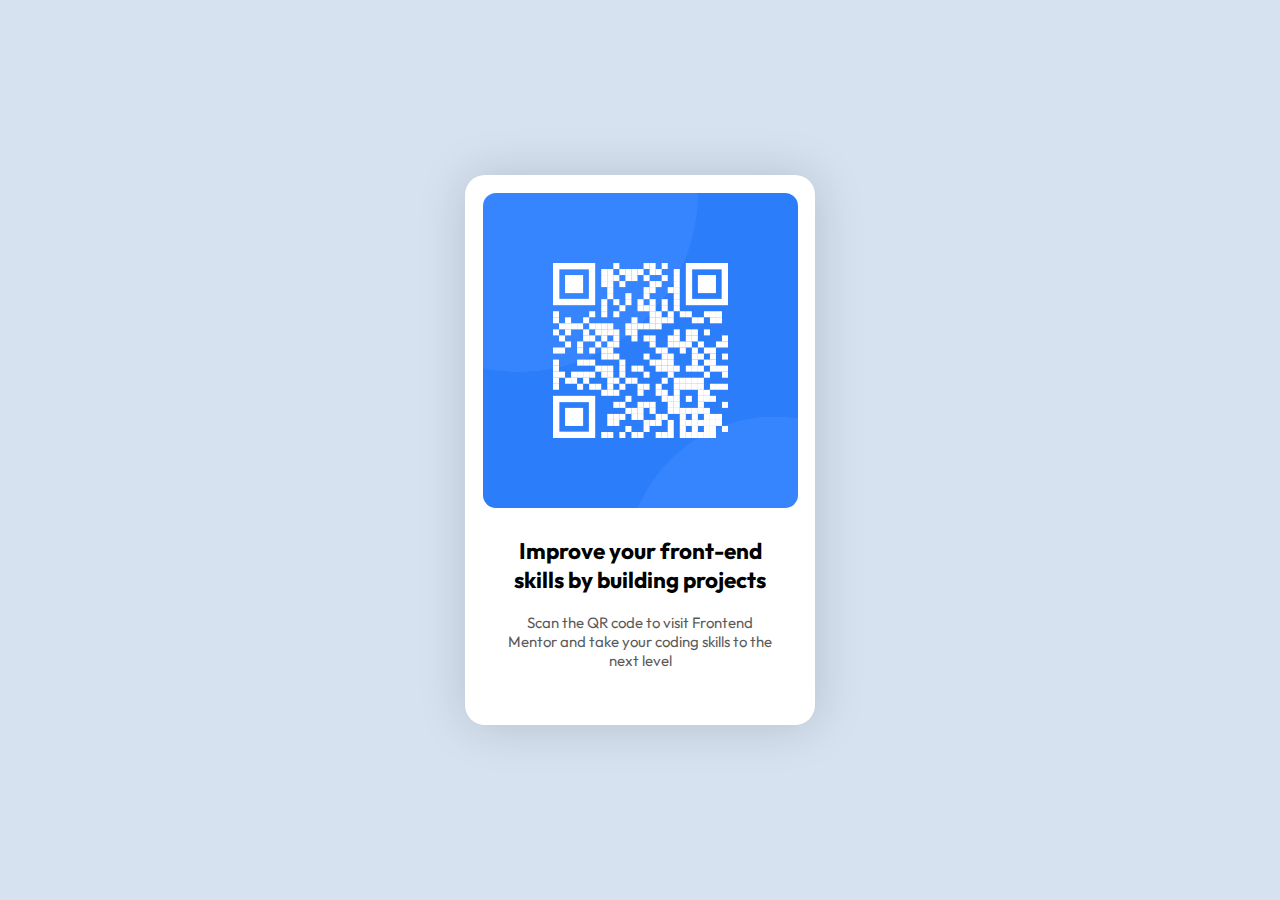
<file: qr_component/index.html>
<!DOCTYPE html>
<html>

<head>
    <title>Frontend Mentor | QR code component</title>
    <link rel="icon" href="./images/favicon-32x32.png">
    <link rel="stylesheet" href="style.css">
</head>

<body>
    <div class="containerMain">

        <div class="qrContainer">
            <div class="imgContainer"></div>

            <div class="textContainer">
                <h2 class="h2Custom">Improve your front-end skills by building projects</h2>
                <p class="pCustom">Scan the QR code to visit Frontend Mentor and take your coding skills to the next
                    level</p>
            </div>







        </div>


    </div>

</body>

</html>
</file>
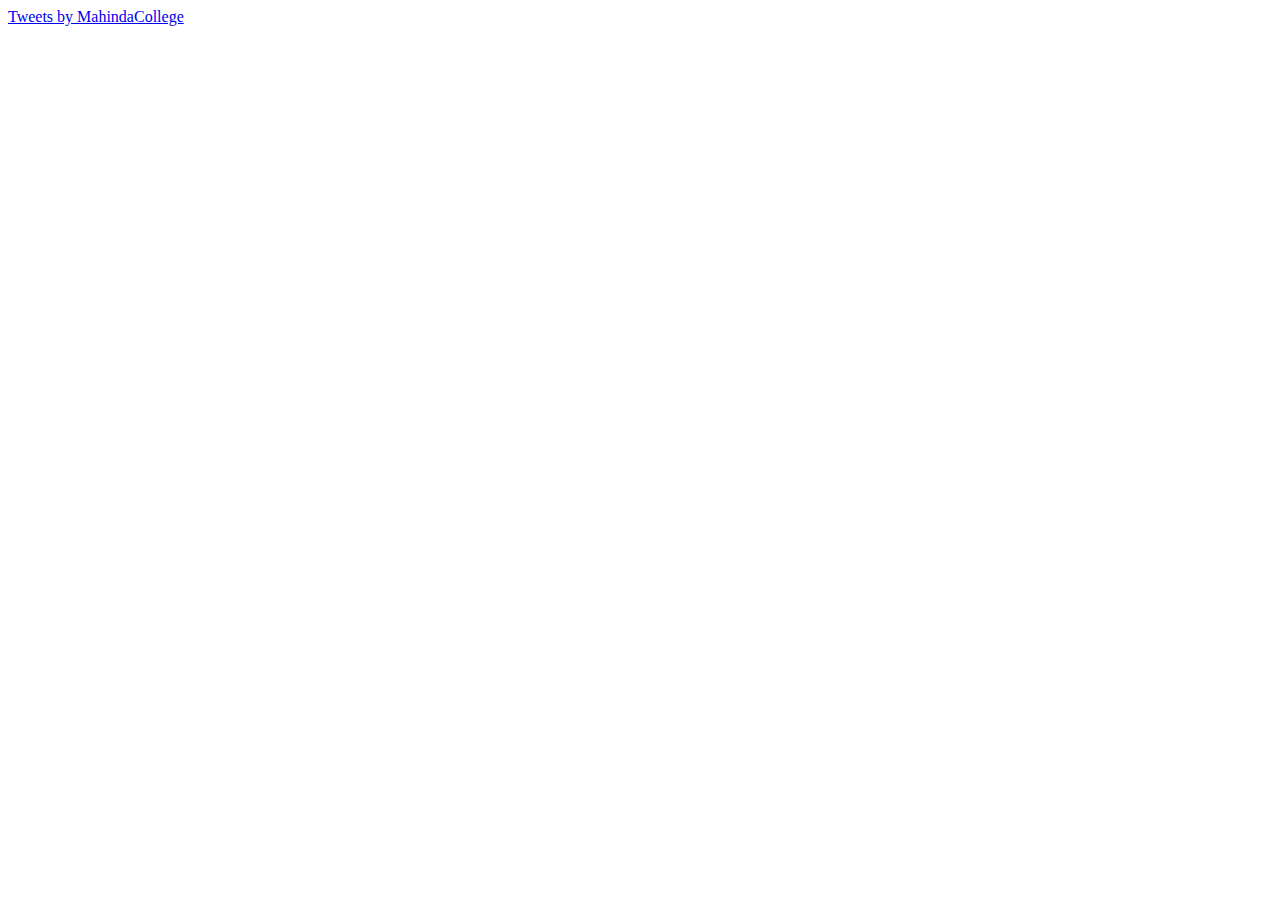
<file: lqlk/twitter-feed/index.html>
<!DOCTYPE html>
<html lang="en">

<head>
    <meta charset="UTF-8">
    <meta name="viewport" content="width=device-width, initial-scale=1.0">
    <title>Mahinda College</title>
    <style>
        .twitter-feed {
            pointer-events: none;
        }
    </style>
</head>

<body>
    <div class="twitter-feed">
        <a class="twitter-timeline" data-theme="dark" href="https://twitter.com/MahindaCollege?ref_src=twsrc%5Etfw">Tweets by
            MahindaCollege</a>
        <script async src="https://platform.twitter.com/widgets.js" charset="utf-8"></script>
    </div>

</body>

</html>
</file>
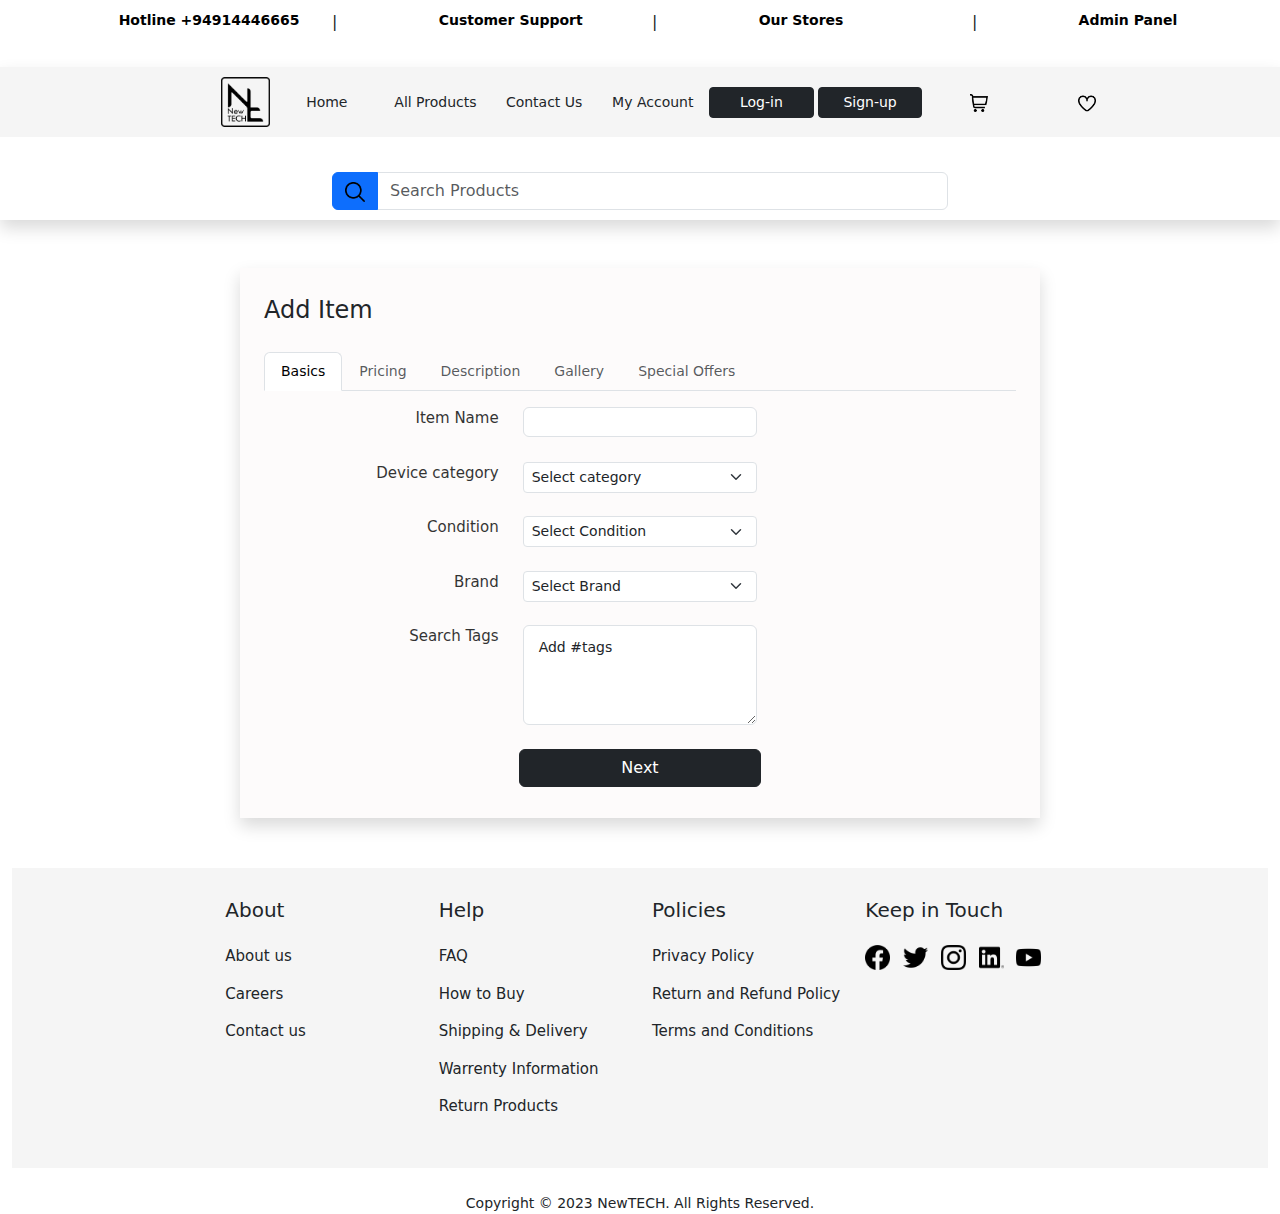
<file: NewTech/addItem.html>
<!DOCTYPE html>
<html>

<head>
    <meta charset="utf-8">
    <meta name="viewport" content="width=device-width, initial-scale=1">
    <title>NewTECH | Add Items</title>
    <link rel="icon" href="./css/Home images/favicon2.png">
    <link rel="stylesheet" href="./css/bootstrap.css">
    <link rel="stylesheet" href="./css/styleAddItem.css">
</head>

<body>
    <div class="container-fluid">
        <div class="break"></div>
        <div class="row topDetails">
            <a class="col-2 offset-1 aFilter" href="#">
                <p>Hotline +94914446665</p>
            </a>
            <div class="col-1">|</div>
            <a class="col-2 aFilter" href="#">
                <p>Customer Support</p>
            </a>
            <div class="col-1">|</div>
            <a class="col-2 aFilter" href="#">
                <p>Our Stores</p>
            </a>
            <div class="col-1">|</div>
            <a class="col-2 aFilter" href="adminPanel.html">
                <p>Admin Panel</p>
            </a>
        </div>

        <div class="break"></div>
        <div class="break"></div>


        <div class=" row shadow">
            <div class="topFix d-flex align-items-center gap-1">
                <a class="offset-2 "><img src="./css/Home images/Asset 2.png" class="logo" alt=""></a>
                <a class="btn btn-sm col-1 " href="index.html">Home</a>
                <a class="btn btn-sm col-1 removeBtns" href="listing.html">All Products</a>
                <a class="btn btn-sm col-1 removeBtns" >Contact Us</a>
                <a class="btn btn-sm col-2 col-md-1 removeBtns" href="index.html">My Account</a>


                <a class="btn btn-dark btn-sm col-1 removeBtns" href="login.html">Log-in</a>
                <a class="btn btn-dark btn-sm col-1 removeBtns" href="signup.html">Sign-up</a>
                <a class="btn col-2 col-md-1 menuArrow offset-md-4 offset-1"><img src="./css/Home images/angle-small-down.png"
                        class="cart" onclick="manualDropdown();" alt=""></a>
                <a class="btn col-md-1 col-2" data-bs-toggle="offcanvas" data-bs-target="#cartslide"
                    aria-controls="cartslide"><img src="./css/Home images/shopping-cart.png" class="cart" alt=""></a>
                <a class="btn col-md-1 col-2" data-bs-toggle="offcanvas" data-bs-target="#wishlist"
                    aria-controls="cartslide"><img src="./css/Home images/heart.png" class="cart" alt=""></a>
            </div>
            <div class="break"></div>




            <div class="row">
                <div class="menuContainer col-10 offset-1 shadow rounded" onmouseleave="dropDownOver()"
                    id="menuContainer">
                    <div class="break"></div>
                    <div class="row">
                        <a class="btn btn-sm col-5 offset-1" href="listing.html">All Products</a>

                        <a class="btn  btn-sm col-5 " >Contact Us</a>
                        <div class="break"></div>
                    </div>


                    <a class="btn btn-dark btn-sm col-5 offset-1" href="login.html">Log-in</a>
                    <a class="btn btn-dark btn-sm col-5 " href="signup.html">Sign-up</a>
                    <div class="break"></div>

                    <a class="btn btn-sm col-6 offset-3" href="index.html">My Account</a>
                    <div class="break"></div>
                </div>
            </div>



            <div class="break2"></div>

            <div class="col-8 offset-2 col-xl-6 offset-xl-3">
                <div class="input-group">
                    <a class="btn btn-primary" id="btnGroupAddon2" href="listing.html"><img src="./css/Home images/search.png"
                            class="searchIcon" alt="">
                    </a>
                    <input type="search" class="form-control col-4" placeholder="Search Products"
                        aria-label="Input group example" aria-describedby="btnGroupAddon2">
                </div>
            </div>
            <div class="break"></div>
        </div>

        <!--        Add item page start         -->

        <div class="d-flex justify-content-center mt-5">
            <div class="addItemBody shadow p-4">
                <p class="headingAdd">Add Item</p>
                <div>
                    <div class="mt-4">

                        <ul class="nav nav-tabs">
                            <li class="nav-item">
                                <a class="nav-link active adminHeadings" aria-current="page"
                                    href="addItem.html">Basics</a>
                            </li>
                            <li class="nav-item">
                                <a class="nav-link adminHeadings disabled" href="">Pricing</a>
                            </li>
                            <li class="nav-item">
                                <a class="nav-link adminHeadings disabled" href="">Description</a>
                            </li>
                            <li class="nav-item">
                                <a class="nav-link adminHeadings disabled" href="">Gallery</a>
                            </li>
                            <li class="nav-item">
                                <a class="nav-link adminHeadings disabled" href="">Special Offers</a>
                            </li>
                        </ul>
                    </div>

                </div>
                <div class="row mt-3">
                    <p class="col-3 offset-1 text-end addItemsHeadings">Item Name</p>
                    <div class="col-4">
                        <input type="text" style="height: 30px;" class="form-control adminHeadings">
                    </div>
                </div>

                <div class="row mt-3">
                    <p class="col-3 offset-1 text-end addItemsHeadings">Device category</p>
                    <div class=" col-4">
                        <select class="form-select form-select-sm" aria-label="Default select example">
                            <option selected>Select category</option>
                            <option value="1">Laptop</option>
                            <option value="2">Laptop Accessories</option>
                            <option value="3">Desktop & Accessories</option>
                            <option value="3">Smart Devices</option>
                        </select>
                    </div>
                </div>

                <div class="row mt-3">
                    <p class="col-3 offset-1 text-end addItemsHeadings">Condition</p>
                    <div class=" col-4">
                        <select class="form-select form-select-sm" aria-label="Default select example">
                            <option selected>Select Condition</option>
                            <option value="1">New</option>
                            <option value="2">Used</option>
                        </select>
                    </div>
                </div>

                <div class="row mt-3">
                    <p class="col-3 offset-1 text-end addItemsHeadings">Brand</p>
                    <div class=" col-4">
                        <select class="form-select form-select-sm" aria-label="Default select example">
                            <option selected>Select Brand</option>
                            <option value="1">Asus</option>
                            <option value="2">Acer</option>
                            <option value="2">MSI</option>
                            <option value="2">HP</option>
                            <option value="2">Dell</option>
                            <option value="2">Apple</option>

                        </select>
                    </div>
                </div>

                <div class="row mt-3">
                    <p class="col-3 offset-1 text-end addItemsHeadings">Search Tags</p>
                    <div class="col-4 form-floating">
                        <textarea class="form-control adminHeadings" placeholder="Leave a comment here"
                            id="floatingTextarea2" style="height: 100px"></textarea>
                        <label for="floatingTextarea2" style="margin-left: 5px; margin-top: -5px;">
                            <p class="smallTextArea">Add #tags</p>
                        </label>
                    </div>
                </div>

                <div class="row p-4">
                    <a class="col-4 btn btn-dark offset-4" href="addItemPricing.html">Next</a>
                </div>


            </div>

        </div>






































































































        <!--         Whishlist      -->

        <div class="offcanvas offcanvas-start" data-bs-backdrop="static" tabindex="-1" id="wishlist"
            aria-labelledby="staticBackdropLabel">
            <div class="offcanvas-header">
                <img src="./css/Home images/favicon2.png" class="logoCartSlide" alt="">
                <h5 class="offcanvas-title" id="staticBackdropLabel"></h5>
                <button type="button" class="btn-close" data-bs-dismiss="offcanvas" aria-label="Close"></button>
            </div>
            <div class="offcanvas-body">
                <div>
                    <h3>Watchlist</h3>
                    <div class="row">
                        <div class="colorChange col-4 d-flex justify-content-center align-items-center opacity-50">
                            <small>1 Item(s)</small>
                        </div>
                    </div>
                </div>
                <hr class="border border-dark ">
                <div>
                    <h5 class="smallTextCart">Current Items</h5>
                    <div class="break"></div>
                    <div class="watchListItemBG ">
                        <div class="break"></div>
                        <div class="row offset-1">
                            <div class="cartSlideImgDiv border col-3 d-flex align-items-center justify-content-center">
                                <img src="./css/Home images/zephyrus.png" class="cartSlideImg" alt="">
                            </div>
                            <div class=" col-9">
                                <h5 class="smallTextCart2 col-12">ROG ZEPHYRUS G15</h5>
                                <p class="smallTextCart col-5">Rs. 439,000</p>
                            </div>
                        </div>
                        <div class="break2"></div>
                        <div class="row">
                            <div class="col-1 offset-2">
                                <a class="btn" href="asusTuf.html">
                                    <div class="iconSquareWatchlistSettings"></div>
                                </a>
                            </div>

                            <div class=" col-1 offset-2"><a class="btn">
                                    <div class="iconSquareWatchlistCart"></div>
                                </a>
                            </div>

                            <div class=" col-1 offset-2"><a class="btn">
                                    <div class="iconSquareWatchlistDelete"></div>
                                </a>
                            </div>
                        </div>
                    </div>
                </div>
                <div class="break3"></div>
                <a class="btn btn-dark btn-sm col-8" href="purchase.html">My Orders</a>
            </div>
        </div>



        <!--         Shopping cart      -->

        <div class="offcanvas offcanvas-end" data-bs-backdrop="static" tabindex="-1" id="cartslide"
            aria-labelledby="staticBackdropLabel">
            <div class="offcanvas-header">
                <img src="./css/Home images/favicon2.png" class="logoCartSlide" alt="">
                <h5 class="offcanvas-title" id="staticBackdropLabel"></h5>
                <button type="button" class="btn-close" data-bs-dismiss="offcanvas" aria-label="Close"></button>
            </div>
            <div class="offcanvas-body">
                <div>
                    <h3>My Cart</h3>
                    <div class="row">
                        <p class="text-success col-7">Cart Subtotal : Rs. 270,000</p>
                        <div class="colorChange col-4 d-flex justify-content-center align-items-center opacity-50">
                            <small>1 Items Added</small>
                        </div>
                    </div>
                </div>
                <hr class="border border-dark ">
                <div>
                    <h5 class="smallTextCart">Cart Includes</h5>
                    <div class="break"></div>
                    <div class="row offset-1">
                        <div class="cartSlideImgDiv border col-3 d-flex align-items-center justify-content-center"><img
                                src="./css/Home images/tuf2.png" class="cartSlideImg" alt=""></div>
                        <div class=" col-9">
                            <h5 class="smallTextCart2 col-12">Asus Tuf F15</h5>
                            <p class="smallTextCart col-5">Rs.270,000</p>
                        </div>
                    </div>
                    <div class="break2"></div>
                    <div class="row">
                        <span class="col-1 offset-1 smallTextCart">Qty</span>
                        <div class="col-3">
                            <input type="number" class="form-control" value="1" style="height: 28px;">
                        </div>
                        <div class="col-1 ">
                            <a class="btn" href="asusTuf.html">
                                <div class="iconSquareWatchlistSettings"></div>
                            </a>
                        </div>

                        <div class=" col-1 offset-1"><a class="btn">
                                <div class="iconSquareWatchlistHeart"></div>
                            </a>
                        </div>
                        <div class=" col-1 offset-1"><a class="btn">
                                <div class="iconSquareWatchlistDelete"></div>
                            </a>
                        </div>
                    </div>
                </div>
                <div class="break3"></div>
                <a class="btn btn-dark col-10 offset-1" href="shoppingCart.html">View Cart</a>
            </div>
        </div>



        <div class="break2"></div>
        <div class="break2"></div>
        <div class="footerContainer">
            <div class="break3"></div>
            <div class="row">

                <div class="col-lg-2 col-4 col-sm-3 offset-1 offset-sm-2">
                    <h5>About</h5>
                    <ul class="ul1">
                        <li class="li1"><a>About us</a></li>
                        <li class="li1"><a>Careers</a></li>
                        <li class="li1"><a>Contact us</a></li>
                    </ul>
                </div>

                <div class="col-lg-2 col-4 col-sm-3">
                    <h5>Help</h5>
                    <ul class="ul1">
                        <li class="li1"><a>FAQ</a></li>
                        <li class="li1"><a>How to Buy</a></li>
                        <li class="li1"><a>Shipping & Delivery</a></li>
                        <li class="li1"><a>Warrenty Information</a></li>
                        <li class="li1"><a>Return Products</a></li>
                    </ul>
                </div>

                <div class="col-lg-2 col-4 col-sm-3 offset-1 offset-sm-0">
                    <h5>Policies</h5>
                    <ul class="ul1">
                        <li class="li1"><a>Privacy Policy</a></li>
                        <li class="li1"><a>Return and Refund Policy</a></li>
                        <li class="li1"><a>Terms and Conditions</a></li>
                    </ul>
                </div>

                <div class="col-lg-2 col-4 col-sm-3  u1">
                    <h5>Keep in Touch</h5>
                    <ul class="ul1 list-inline">
                        <li class="li1 list-inline-item"><a><img src="./css/Home images/facebook.png" class="social1" alt=""></a></li>
                        <li class="li1 list-inline-item"><a><img src="./css/Home images/twitter.png" class="social1" alt=""></a></li>
                        <li class="li1 list-inline-item"><a><img src="./css/Home images/instagram.png" class="social1" alt=""></a></li>
                        <li class="li1 list-inline-item"><a><img src="./css/Home images/linkedin.png" class="social1" alt=""></a></li>
                        <li class="li1 list-inline-item"><a><img src="./css/Home images/youtube.png" class="social1" alt=""></a></li>
                    </ul>
                </div>

                <div class="break"></div>

                <div class="row u2">
                    <ul class="ul1 list-inline d-flex justify-content-center">
                        <li class="li1 list-inline-item"><a><img src="./css/Home images/facebook.png" class="social1" alt=""></a></li>
                        <li class="li1 list-inline-item"><a><img src="./css/Home images/twitter.png" class="social1" alt=""></a></li>
                        <li class="li1 list-inline-item"><a><img src="./css/Home images/instagram.png" class="social1" alt=""></a></li>
                        <li class="li1 list-inline-item"><a><img src="./css/Home images/linkedin.png" class="social1" alt=""></a></li>
                        <li class="li1 list-inline-item"><a><img src="./css/Home images/youtube.png" class="social1" alt=""></a></li>
                    </ul>
                </div>
            </div>
        </div>



        <div class="break2"></div>
        <div class="footerMain ">Copyright © 2023 NewTECH. All Rights Reserved.</div>



    </div>

    <script src="./Js/bootstrap.bundle.js"></script>
    <script src="./Js/bootstrap.bundle.js"></script>
</body>

</html>
</file>
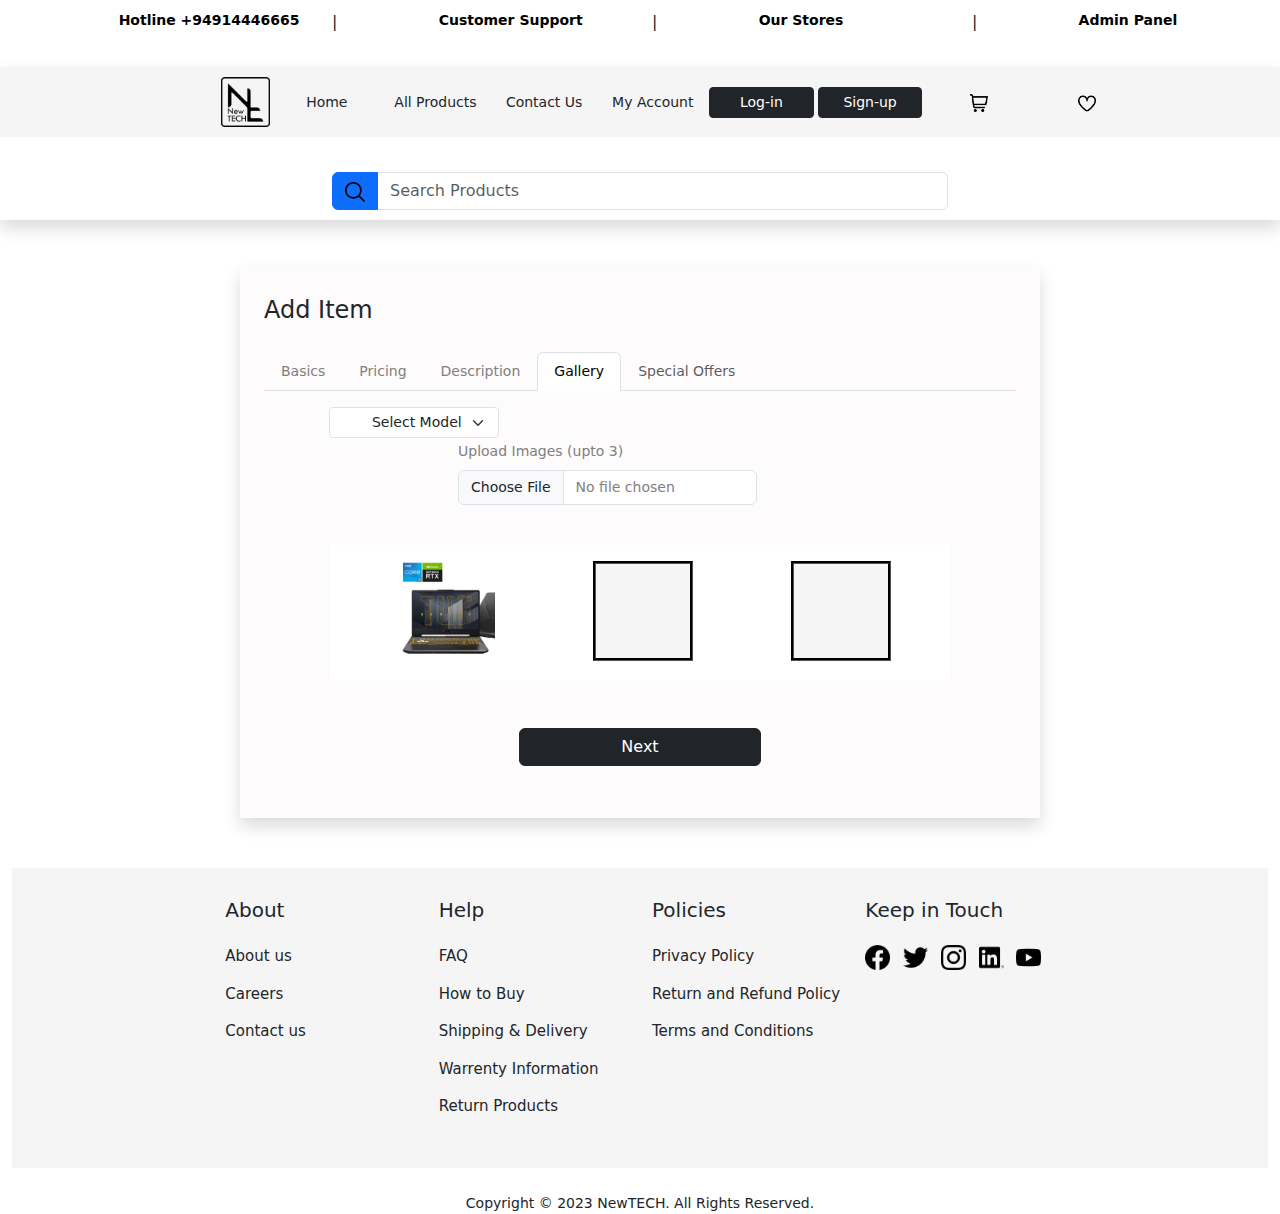
<file: NewTech/addItemGallery.html>
<!DOCTYPE html>
<html>

<head>
    <meta charset="utf-8">
    <meta name="viewport" content="width=device-width, initial-scale=1">
    <title>NewTECH | Add Items</title>
    <link rel="icon" href="./css/Home images/favicon2.png">
    <link rel="stylesheet" href="./css/bootstrap.css">
    <link rel="stylesheet" href="./css/styleAddItem.css">
</head>

<body>
    <div class="container-fluid">
        <div class="break"></div>
        <div class="row topDetails">
            <a class="col-2 offset-1 aFilter" href="#">
                <p>Hotline +94914446665</p>
            </a>
            <div class="col-1">|</div>
            <a class="col-2 aFilter" href="#">
                <p>Customer Support</p>
            </a>
            <div class="col-1">|</div>
            <a class="col-2 aFilter" href="#">
                <p>Our Stores</p>
            </a>
            <div class="col-1">|</div>
            <a class="col-2 aFilter" href="adminPanel.html">
                <p>Admin Panel</p>
            </a>
        </div>

        <div class="break"></div>
        <div class="break"></div>


        <div class=" row shadow">
            <div class="topFix d-flex align-items-center gap-1">
                <a class="offset-2 "><img src="./css/Home images/Asset 2.png" class="logo" alt=""></a>
                <a class="btn btn-sm col-1 " href="index.html">Home</a>
                <a class="btn btn-sm col-1 removeBtns" href="listing.html">All Products</a>
                <a class="btn btn-sm col-1 removeBtns">Contact Us</a>
                <a class="btn btn-sm col-2 col-md-1 removeBtns" href="index.html">My Account</a>


                <a class="btn btn-dark btn-sm col-1 removeBtns" href="login.html">Log-in</a>
                <a class="btn btn-dark btn-sm col-1 removeBtns" href="signup.html">Sign-up</a>
                <a class="btn col-2 col-md-1 menuArrow offset-md-4 offset-1"><img src="./css/Home images/angle-small-down.png"
                        class="cart" onclick="manualDropdown();" alt=""></a>
                <a class="btn col-md-1 col-2" data-bs-toggle="offcanvas" data-bs-target="#cartslide"
                    aria-controls="cartslide"><img src="./css/Home images/shopping-cart.png" class="cart" alt=""></a>
                <a class="btn col-md-1 col-2" data-bs-toggle="offcanvas" data-bs-target="#wishlist"
                    aria-controls="cartslide"><img src="./css/Home images/heart.png" class="cart" alt=""></a>
            </div>
            <div class="break"></div>




            <div class="row">
                <div class="menuContainer col-10 offset-1 shadow rounded" onmouseleave="dropDownOver()"
                    id="menuContainer">
                    <div class="break"></div>
                    <div class="row">
                        <a class="btn btn-sm col-5 offset-1" href="listing.html">All Products</a>

                        <a class="btn  btn-sm col-5 ">Contact Us</a>
                        <div class="break"></div>
                    </div>


                    <a class="btn btn-dark btn-sm col-5 offset-1" href="login.html">Log-in</a>
                    <a class="btn btn-dark btn-sm col-5 " href="signup.html">Sign-up</a>
                    <div class="break"></div>

                    <a class="btn btn-sm col-6 offset-3" href="index.html">My Account</a>
                    <div class="break"></div>
                </div>
            </div>



            <div class="break2"></div>

            <div class="col-8 offset-2 col-xl-6 offset-xl-3">
                <div class="input-group">
                    <a class="btn btn-primary" id="btnGroupAddon2" href="listing.html"><img src="./css/Home images/search.png"
                            class="searchIcon" alt="">
                    </a>
                    <input type="search" class="form-control col-4" placeholder="Search Products"
                        aria-label="Input group example" aria-describedby="btnGroupAddon2">
                </div>
            </div>
            <div class="break"></div>
        </div>

        <!--        Add item page start         -->

        <div class="d-flex justify-content-center mt-5">
            <div class="addItemGallery shadow p-4">
                <p class="headingAdd">Add Item</p>
                <div>
                    <div class="mt-4">

                        <ul class="nav nav-tabs">
                            <li class="nav-item">
                                <a class="nav-link  adminHeadings" href="addItem.html">Basics</a>
                            </li>
                            <li class="nav-item">
                                <a class="nav-link adminHeadings " href="addItemPricing.html">Pricing</a>
                            </li>
                            <li class="nav-item">
                                <a class="nav-link adminHeadings " href="addItemDescription.html">Description</a>
                            </li>
                            <li class="nav-item">
                                <a class="nav-link adminHeadings active" aria-current="page"
                                    href="addItemGallery.html">Gallery</a>
                            </li>
                            <li class="nav-item">
                                <a class="nav-link adminHeadings disabled" href="">Special Offers</a>
                            </li>
                        </ul>
                    </div>

                </div>

                <div class="row mt-3">
                    <div class=" col-3 offset-1">
                        <select class="form-select form-select-sm text-end" aria-label="Default select example">
                            <option selected>Select Model</option>
                            <option value="1">Bonfire Black</option>
                            <option value="2">Fortress Grey</option>
                        </select>
                    </div>

                </div>

                <div class="row mt-3">
                    <div class=" col-5 offset-3 " style="margin-top: -15px;">
                        <label for="formFile" class="form-label adminHeadings">Upload Images (upto 3)</label>
                        <input class="form-control adminHeadings" type="file" id="formFile">
                    </div>
                </div>
                <div class="d-flex justify-content-center mt-4" >
                    <div class=" mt-3 divGallery p-3 row">
                        <div class="divBox1 offset-1"></div>
                        <div class="divBox offset-2"></div>
                        <div class="divBox offset-2"></div>

                    </div>
                </div>
                <div class="row p-4 mt-4">
                    <a class="col-4 btn btn-dark offset-4" href="addItemOffers.html">Next</a>
                </div>


            </div>

        </div>






































































































 
        <!--         Whishlist      -->

        <div class="offcanvas offcanvas-start" data-bs-backdrop="static" tabindex="-1" id="wishlist"
            aria-labelledby="staticBackdropLabel">
            <div class="offcanvas-header">
                <img src="./css/Home images/favicon2.png" class="logoCartSlide" alt="">
                <h5 class="offcanvas-title" id="staticBackdropLabel"></h5>
                <button type="button" class="btn-close" data-bs-dismiss="offcanvas" aria-label="Close"></button>
            </div>
            <div class="offcanvas-body">
                <div>
                    <h3>Watchlist</h3>
                    <div class="row">
                        <div class="colorChange col-4 d-flex justify-content-center align-items-center opacity-50">
                            <small>1 Item(s)</small>
                        </div>
                    </div>
                </div>
                <hr class="border border-dark ">
                <div>
                    <h5 class="smallTextCart">Current Items</h5>
                    <div class="break"></div>
                    <div class="watchListItemBG ">
                        <div class="break"></div>
                        <div class="row offset-1">
                            <div class="cartSlideImgDiv border col-3 d-flex align-items-center justify-content-center">
                                <img src="./css/Home images/zephyrus.png" class="cartSlideImg" alt="">
                            </div>
                            <div class=" col-9">
                                <h5 class="smallTextCart2 col-12">ROG ZEPHYRUS G15</h5>
                                <p class="smallTextCart col-5">Rs. 439,000</p>
                            </div>
                        </div>
                        <div class="break2"></div>
                        <div class="row">
                            <div class="col-1 offset-2">
                                <a class="btn" href="asusTuf.html">
                                    <div class="iconSquareWatchlistSettings"></div>
                                </a>
                            </div>

                            <div class=" col-1 offset-2"><a class="btn">
                                    <div class="iconSquareWatchlistCart"></div>
                                </a>
                            </div>

                            <div class=" col-1 offset-2"><a class="btn">
                                    <div class="iconSquareWatchlistDelete"></div>
                                </a>
                            </div>
                        </div>
                    </div>
                </div>
                <div class="break3"></div>
                <a class="btn btn-dark btn-sm col-8" href="purchase.html">My Orders</a>
            </div>
        </div>



        <!--         Shopping cart      -->

        <div class="offcanvas offcanvas-end" data-bs-backdrop="static" tabindex="-1" id="cartslide"
            aria-labelledby="staticBackdropLabel">
            <div class="offcanvas-header">
                <img src="./css/Home images/favicon2.png" class="logoCartSlide" alt="">
                <h5 class="offcanvas-title" id="staticBackdropLabel"></h5>
                <button type="button" class="btn-close" data-bs-dismiss="offcanvas" aria-label="Close"></button>
            </div>
            <div class="offcanvas-body">
                <div>
                    <h3>My Cart</h3>
                    <div class="row">
                        <p class="text-success col-7">Cart Subtotal : Rs. 270,000</p>
                        <div class="colorChange col-4 d-flex justify-content-center align-items-center opacity-50">
                            <small>1 Items Added</small>
                        </div>
                    </div>
                </div>
                <hr class="border border-dark ">
                <div>
                    <h5 class="smallTextCart">Cart Includes</h5>
                    <div class="break"></div>
                    <div class="row offset-1">
                        <div class="cartSlideImgDiv border col-3 d-flex align-items-center justify-content-center"><img
                                src="./css/Home images/tuf2.png" class="cartSlideImg" alt=""></div>
                        <div class=" col-9">
                            <h5 class="smallTextCart2 col-12">Asus Tuf F15</h5>
                            <p class="smallTextCart col-5">Rs.270,000</p>
                        </div>
                    </div>
                    <div class="break2"></div>
                    <div class="row">
                        <span class="col-1 offset-1 smallTextCart">Qty</span>
                        <div class="col-3">
                            <input type="number" class="form-control" value="1" style="height: 28px;">
                        </div>
                        <div class="col-1 ">
                            <a class="btn" href="asusTuf.html">
                                <div class="iconSquareWatchlistSettings"></div>
                            </a>
                        </div>

                        <div class=" col-1 offset-1"><a class="btn">
                                <div class="iconSquareWatchlistHeart"></div>
                            </a>
                        </div>
                        <div class=" col-1 offset-1"><a class="btn">
                                <div class="iconSquareWatchlistDelete"></div>
                            </a>
                        </div>
                    </div>
                </div>
                <div class="break3"></div>
                <a class="btn btn-dark col-10 offset-1" href="shoppingCart.html">View Cart</a>
            </div>
        </div>



        <div class="break2"></div>
        <div class="break2"></div>
        <div class="footerContainer">
            <div class="break3"></div>
            <div class="row">

                <div class="col-lg-2 col-4 col-sm-3 offset-1 offset-sm-2">
                    <h5>About</h5>
                    <ul class="ul1">
                        <li class="li1"><a>About us</a></li>
                        <li class="li1"><a>Careers</a></li>
                        <li class="li1"><a>Contact us</a></li>
                    </ul>
                </div>

                <div class="col-lg-2 col-4 col-sm-3">
                    <h5>Help</h5>
                    <ul class="ul1">
                        <li class="li1"><a>FAQ</a></li>
                        <li class="li1"><a>How to Buy</a></li>
                        <li class="li1"><a>Shipping & Delivery</a></li>
                        <li class="li1"><a>Warrenty Information</a></li>
                        <li class="li1"><a>Return Products</a></li>
                    </ul>
                </div>

                <div class="col-lg-2 col-4 col-sm-3 offset-1 offset-sm-0">
                    <h5>Policies</h5>
                    <ul class="ul1">
                        <li class="li1"><a>Privacy Policy</a></li>
                        <li class="li1"><a>Return and Refund Policy</a></li>
                        <li class="li1"><a>Terms and Conditions</a></li>
                    </ul>
                </div>

                <div class="col-lg-2 col-4 col-sm-3  u1">
                    <h5>Keep in Touch</h5>
                    <ul class="ul1 list-inline">
                        <li class="li1 list-inline-item"><a><img src="./css/Home images/facebook.png" class="social1"
                                    alt=""></a></li>
                        <li class="li1 list-inline-item"><a><img src="./css/Home images/twitter.png" class="social1"
                                    alt=""></a></li>
                        <li class="li1 list-inline-item"><a><img src="./css/Home images/instagram.png" class="social1"
                                    alt=""></a></li>
                        <li class="li1 list-inline-item"><a><img src="./css/Home images/linkedin.png" class="social1"
                                    alt=""></a></li>
                        <li class="li1 list-inline-item"><a><img src="./css/Home images/youtube.png" class="social1"
                                    alt=""></a></li>
                    </ul>
                </div>

                <div class="break"></div>

                <div class="row u2">
                    <ul class="ul1 list-inline d-flex justify-content-center">
                        <li class="li1 list-inline-item"><a><img src="./css/Home images/facebook.png" class="social1"
                                    alt=""></a></li>
                        <li class="li1 list-inline-item"><a><img src="./css/Home images/twitter.png" class="social1"
                                    alt=""></a></li>
                        <li class="li1 list-inline-item"><a><img src="./css/Home images/instagram.png" class="social1"
                                    alt=""></a></li>
                        <li class="li1 list-inline-item"><a><img src="./css/Home images/linkedin.png" class="social1"
                                    alt=""></a></li>
                        <li class="li1 list-inline-item"><a><img src="./css/Home images/youtube.png" class="social1"
                                    alt=""></a></li>
                    </ul>
                </div>
            </div>
        </div>



        <div class="break2"></div>
        <div class="footerMain ">Copyright © 2023 NewTECH. All Rights Reserved.</div>



    </div>

    <script src="./Js/bootstrap.bundle.js"></script>
    <script src="./Js/scriptPurchase.js"></script>
</body>

</html>
</file>
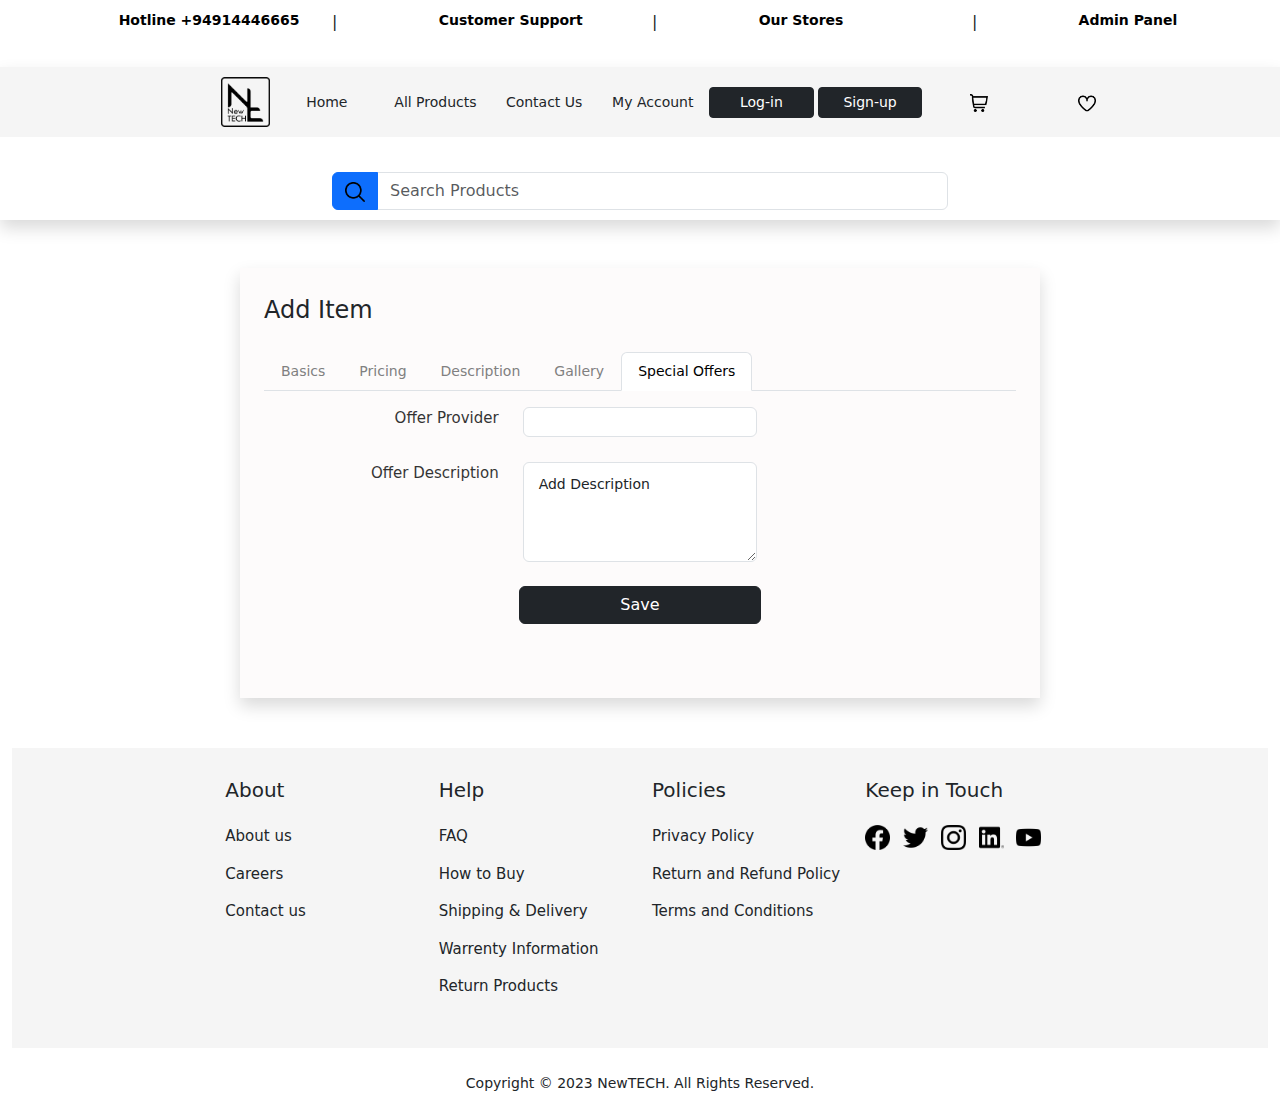
<file: NewTech/addItemOffers.html>
<!DOCTYPE html>
<html>

<head>
    <meta charset="utf-8">
    <meta name="viewport" content="width=device-width, initial-scale=1">
    <title>NewTECH | Add Items</title>
    <link rel="icon" href="./css/Home images/favicon2.png">
    <link rel="stylesheet" href="./css/bootstrap.css">
    <link rel="stylesheet" href="./css/styleAddItem.css">
</head>

<body>
    <div class="container-fluid">
        <div class="break"></div>
        <div class="row topDetails">
            <a class="col-2 offset-1 aFilter" href="#">
                <p>Hotline +94914446665</p>
            </a>
            <div class="col-1">|</div>
            <a class="col-2 aFilter" href="#">
                <p>Customer Support</p>
            </a>
            <div class="col-1">|</div>
            <a class="col-2 aFilter" href="#">
                <p>Our Stores</p>
            </a>
            <div class="col-1">|</div>
            <a class="col-2 aFilter" href="adminPanel.html">
                <p>Admin Panel</p>
            </a>
        </div>

        <div class="break"></div>
        <div class="break"></div>


        <div class=" row shadow">
            <div class="topFix d-flex align-items-center gap-1">
                <a class="offset-2 "><img src="./css/Home images/Asset 2.png" class="logo" alt=""></a>
                <a class="btn btn-sm col-1 " href="index.html">Home</a>
                <a class="btn btn-sm col-1 removeBtns" href="listing.html">All Products</a>
                <a class="btn btn-sm col-1 removeBtns" >Contact Us</a>
                <a class="btn btn-sm col-2 col-md-1 removeBtns" href="index.html">My Account</a>


                <a class="btn btn-dark btn-sm col-1 removeBtns" href="login.html">Log-in</a>
                <a class="btn btn-dark btn-sm col-1 removeBtns" href="signup.html">Sign-up</a>
                <a class="btn col-2 col-md-1 menuArrow offset-md-4 offset-1"><img src="./css/Home images/angle-small-down.png"
                        class="cart" onclick="manualDropdown();" alt=""></a>
                <a class="btn col-md-1 col-2" data-bs-toggle="offcanvas" data-bs-target="#cartslide"
                    aria-controls="cartslide"><img src="./css/Home images/shopping-cart.png" class="cart" alt=""></a>
                <a class="btn col-md-1 col-2" data-bs-toggle="offcanvas" data-bs-target="#wishlist"
                    aria-controls="cartslide"><img src="./css/Home images/heart.png" class="cart" alt=""></a>
            </div>
            <div class="break"></div>




            <div class="row">
                <div class="menuContainer col-10 offset-1 shadow rounded" onmouseleave="dropDownOver()"
                    id="menuContainer">
                    <div class="break"></div>
                    <div class="row">
                        <a class="btn btn-sm col-5 offset-1" href="listing.html">All Products</a>

                        <a class="btn  btn-sm col-5 " >Contact Us</a>
                        <div class="break"></div>
                    </div>


                    <a class="btn btn-dark btn-sm col-5 offset-1" href="login.html">Log-in</a>
                    <a class="btn btn-dark btn-sm col-5 " href="signup.html">Sign-up</a>
                    <div class="break"></div>

                    <a class="btn btn-sm col-6 offset-3" href="index.html">My Account</a>
                    <div class="break"></div>
                </div>
            </div>



            <div class="break2"></div>

            <div class="col-8 offset-2 col-xl-6 offset-xl-3">
                <div class="input-group">
                    <a class="btn btn-primary" id="btnGroupAddon2" href="listing.html"><img src="./css/Home images/search.png"
                            class="searchIcon" alt="">
                    </a>
                    <input type="search" class="form-control col-4" placeholder="Search Products"
                        aria-label="Input group example" aria-describedby="btnGroupAddon2">
                </div>
            </div>
            <div class="break"></div>
        </div>

        <!--        Add item page start         -->

        <div class="d-flex justify-content-center mt-5">
            <div class="addItemOffers shadow p-4">
                <p class="headingAdd">Add Item</p>
                <div>
                    <div class="mt-4">

                        <ul class="nav nav-tabs">
                            <li class="nav-item">
                                <a class="nav-link  adminHeadings" href="addItem.html">Basics</a>
                            </li>
                            <li class="nav-item">
                                <a class="nav-link adminHeadings " href="addItemPricing.html">Pricing</a>
                            </li>
                            <li class="nav-item">
                                <a class="nav-link adminHeadings " href="addItemDescription.html">Description</a>
                            </li>
                            <li class="nav-item">
                                <a class="nav-link adminHeadings " href="addItemGallery.html">Gallery</a>
                            </li>
                            <li class="nav-item">
                                <a class="nav-link adminHeadings active" aria-current="page"
                                    href="addItemOffers.html">Special Offers</a>
                            </li>
                        </ul>
                    </div>

                </div>
                <div class="row mt-3">
                    <p class="col-3 offset-1 text-end addItemsHeadings">Offer Provider</p>
                    <div class="col-4">
                        <input type="text" style="height: 30px;" class="form-control adminHeadings">
                    </div>
                </div>


                <div class="row mt-3">
                    <p class="col-3 offset-1 text-end addItemsHeadings">Offer Description</p>
                    <div class="col-4 form-floating">
                        <textarea class="form-control adminHeadings" placeholder="Leave a comment here"
                            id="floatingTextarea2" style="height: 100px"></textarea>
                        <label for="floatingTextarea2" style="margin-left: 5px; margin-top: -5px;">
                            <p class="smallTextArea">Add Description</p>
                        </label>
                    </div>
                </div>

                <div class="row p-4">
                    <a class="col-4 btn btn-dark offset-4" href="manageOrders.html">Save</a>
                </div>


            </div>

        </div>






































































































      <!--         Whishlist      -->

      <div class="offcanvas offcanvas-start" data-bs-backdrop="static" tabindex="-1" id="wishlist"
      aria-labelledby="staticBackdropLabel">
      <div class="offcanvas-header">
          <img src="./css/Home images/favicon2.png" class="logoCartSlide" alt="">
          <h5 class="offcanvas-title" id="staticBackdropLabel"></h5>
          <button type="button" class="btn-close" data-bs-dismiss="offcanvas" aria-label="Close"></button>
      </div>
      <div class="offcanvas-body">
          <div>
              <h3>Watchlist</h3>
              <div class="row">
                  <div class="colorChange col-4 d-flex justify-content-center align-items-center opacity-50">
                      <small>1 Item(s)</small>
                  </div>
              </div>
          </div>
          <hr class="border border-dark ">
          <div>
              <h5 class="smallTextCart">Current Items</h5>
              <div class="break"></div>
              <div class="watchListItemBG ">
                  <div class="break"></div>
                  <div class="row offset-1">
                      <div class="cartSlideImgDiv border col-3 d-flex align-items-center justify-content-center">
                          <img src="./css/Home images/zephyrus.png" class="cartSlideImg" alt="">
                      </div>
                      <div class=" col-9">
                          <h5 class="smallTextCart2 col-12">ROG ZEPHYRUS G15</h5>
                          <p class="smallTextCart col-5">Rs. 439,000</p>
                      </div>
                  </div>
                  <div class="break2"></div>
                  <div class="row">
                      <div class="col-1 offset-2">
                          <a class="btn" href="asusTuf.html">
                              <div class="iconSquareWatchlistSettings"></div>
                          </a>
                      </div>

                      <div class=" col-1 offset-2"><a class="btn">
                              <div class="iconSquareWatchlistCart"></div>
                          </a>
                      </div>

                      <div class=" col-1 offset-2"><a class="btn">
                              <div class="iconSquareWatchlistDelete"></div>
                          </a>
                      </div>
                  </div>
              </div>
          </div>
          <div class="break3"></div>
          <a class="btn btn-dark btn-sm col-8" href="purchase.html">My Orders</a>
      </div>
  </div>



  <!--         Shopping cart      -->

  <div class="offcanvas offcanvas-end" data-bs-backdrop="static" tabindex="-1" id="cartslide"
      aria-labelledby="staticBackdropLabel">
      <div class="offcanvas-header">
          <img src="./css/Home images/favicon2.png" class="logoCartSlide" alt="">
          <h5 class="offcanvas-title" id="staticBackdropLabel"></h5>
          <button type="button" class="btn-close" data-bs-dismiss="offcanvas" aria-label="Close"></button>
      </div>
      <div class="offcanvas-body">
          <div>
              <h3>My Cart</h3>
              <div class="row">
                  <p class="text-success col-7">Cart Subtotal : Rs. 270,000</p>
                  <div class="colorChange col-4 d-flex justify-content-center align-items-center opacity-50">
                      <small>1 Items Added</small>
                  </div>
              </div>
          </div>
          <hr class="border border-dark ">
          <div>
              <h5 class="smallTextCart">Cart Includes</h5>
              <div class="break"></div>
              <div class="row offset-1">
                  <div class="cartSlideImgDiv border col-3 d-flex align-items-center justify-content-center"><img
                          src="./css/Home images/tuf2.png" class="cartSlideImg" alt=""></div>
                  <div class=" col-9">
                      <h5 class="smallTextCart2 col-12">Asus Tuf F15</h5>
                      <p class="smallTextCart col-5">Rs.270,000</p>
                  </div>
              </div>
              <div class="break2"></div>
              <div class="row">
                  <span class="col-1 offset-1 smallTextCart">Qty</span>
                  <div class="col-3">
                      <input type="number" class="form-control" value="1" style="height: 28px;">
                  </div>
                  <div class="col-1 ">
                      <a class="btn" href="asusTuf.html">
                          <div class="iconSquareWatchlistSettings"></div>
                      </a>
                  </div>

                  <div class=" col-1 offset-1"><a class="btn">
                          <div class="iconSquareWatchlistHeart"></div>
                      </a>
                  </div>
                  <div class=" col-1 offset-1"><a class="btn">
                          <div class="iconSquareWatchlistDelete"></div>
                      </a>
                  </div>
              </div>
          </div>
          <div class="break3"></div>
          <a class="btn btn-dark col-10 offset-1" href="shoppingCart.html">View Cart</a>
      </div>
  </div>



  <div class="break2"></div>
  <div class="break2"></div>
  <div class="footerContainer">
      <div class="break3"></div>
      <div class="row">

          <div class="col-lg-2 col-4 col-sm-3 offset-1 offset-sm-2">
              <h5>About</h5>
              <ul class="ul1">
                  <li class="li1"><a>About us</a></li>
                  <li class="li1"><a>Careers</a></li>
                  <li class="li1"><a>Contact us</a></li>
              </ul>
          </div>

          <div class="col-lg-2 col-4 col-sm-3">
              <h5>Help</h5>
              <ul class="ul1">
                  <li class="li1"><a>FAQ</a></li>
                  <li class="li1"><a>How to Buy</a></li>
                  <li class="li1"><a>Shipping & Delivery</a></li>
                  <li class="li1"><a>Warrenty Information</a></li>
                  <li class="li1"><a>Return Products</a></li>
              </ul>
          </div>

          <div class="col-lg-2 col-4 col-sm-3 offset-1 offset-sm-0">
              <h5>Policies</h5>
              <ul class="ul1">
                  <li class="li1"><a>Privacy Policy</a></li>
                  <li class="li1"><a>Return and Refund Policy</a></li>
                  <li class="li1"><a>Terms and Conditions</a></li>
              </ul>
          </div>

          <div class="col-lg-2 col-4 col-sm-3  u1">
              <h5>Keep in Touch</h5>
              <ul class="ul1 list-inline">
                  <li class="li1 list-inline-item"><a><img src="./css/Home images/facebook.png" class="social1"
                              alt=""></a></li>
                  <li class="li1 list-inline-item"><a><img src="./css/Home images/twitter.png" class="social1"
                              alt=""></a></li>
                  <li class="li1 list-inline-item"><a><img src="./css/Home images/instagram.png" class="social1"
                              alt=""></a></li>
                  <li class="li1 list-inline-item"><a><img src="./css/Home images/linkedin.png" class="social1"
                              alt=""></a></li>
                  <li class="li1 list-inline-item"><a><img src="./css/Home images/youtube.png" class="social1"
                              alt=""></a></li>
              </ul>
          </div>

          <div class="break"></div>

          <div class="row u2">
              <ul class="ul1 list-inline d-flex justify-content-center">
                  <li class="li1 list-inline-item"><a><img src="./css/Home images/facebook.png" class="social1"
                              alt=""></a></li>
                  <li class="li1 list-inline-item"><a><img src="./css/Home images/twitter.png" class="social1"
                              alt=""></a></li>
                  <li class="li1 list-inline-item"><a><img src="./css/Home images/instagram.png" class="social1"
                              alt=""></a></li>
                  <li class="li1 list-inline-item"><a><img src="./css/Home images/linkedin.png" class="social1"
                              alt=""></a></li>
                  <li class="li1 list-inline-item"><a><img src="./css/Home images/youtube.png" class="social1"
                              alt=""></a></li>
              </ul>
          </div>
      </div>
  </div>




        <div class="break2"></div>
        <div class="footerMain ">Copyright © 2023 NewTECH. All Rights Reserved.</div>



    </div>

    <script src="./Js/bootstrap.bundle.js"></script>
    <script src="./Js/scriptPurchase.js"></script>
</body>

</html>
</file>
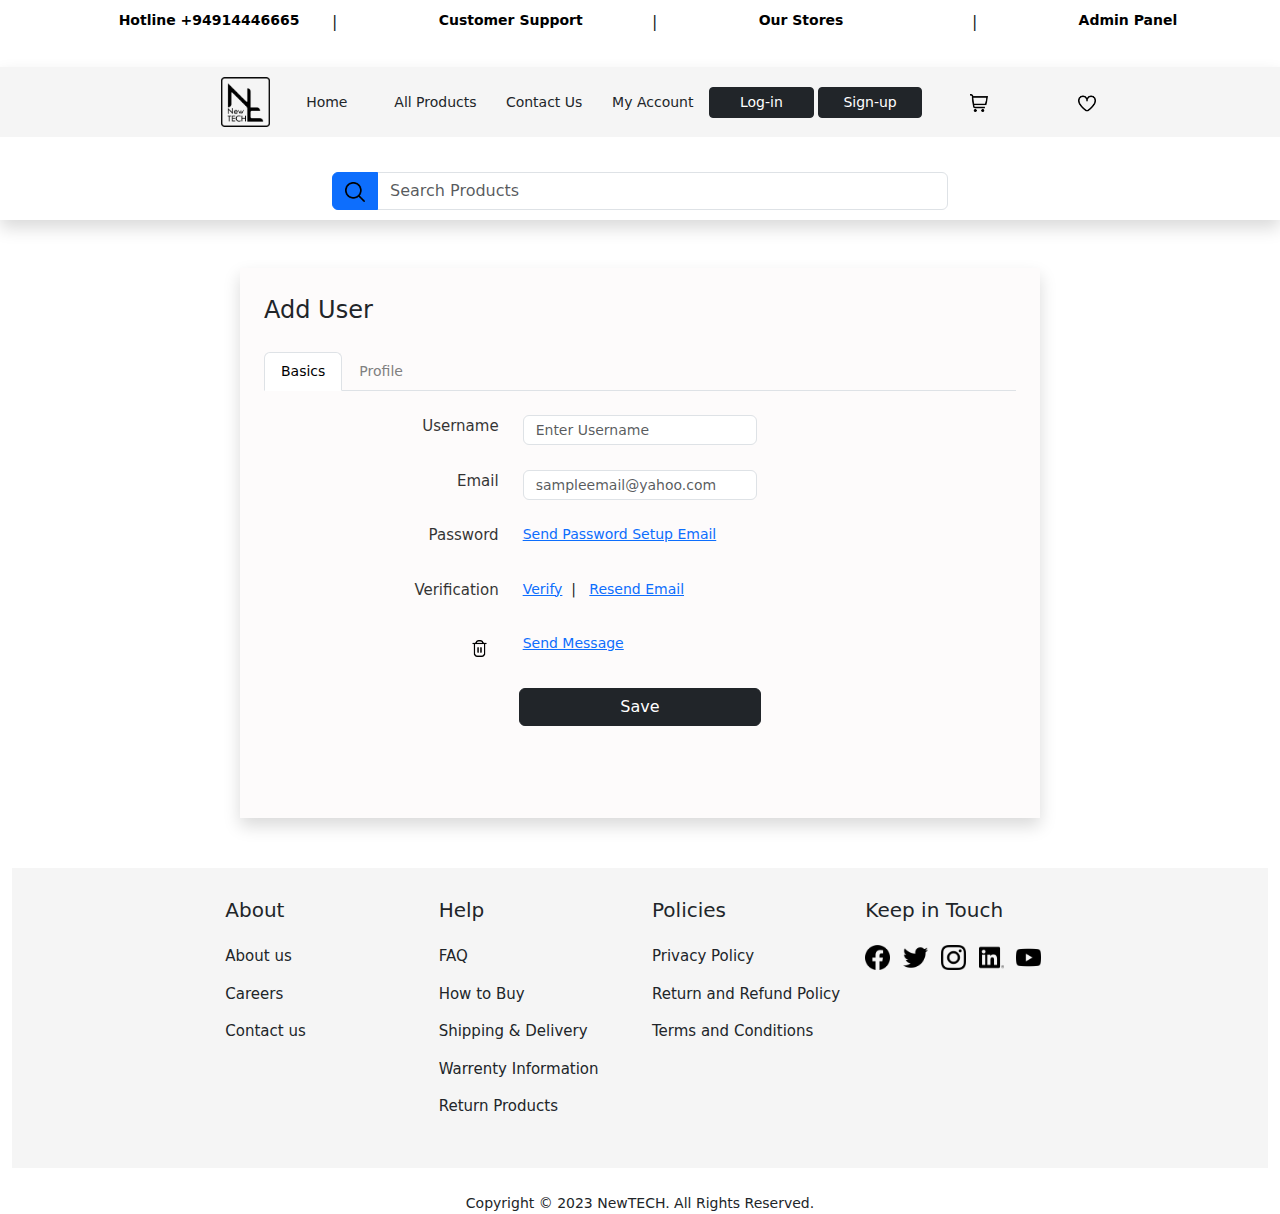
<file: NewTech/addUser.html>
<!DOCTYPE html>
<html>

<head>
    <meta charset="utf-8">
    <meta name="viewport" content="width=device-width, initial-scale=1">
    <title>NewTECH | Add User</title>
    <link rel="icon" href="./css/Home images/favicon2.png">
    <link rel="stylesheet" href="./css/bootstrap.css">
    <link rel="stylesheet" href="./css/styleAddItem.css">
</head>

<body>
    <div class="container-fluid">
        <div class="break"></div>
        <div class="row topDetails">
            <a class="col-2 offset-1 aFilter" href="#">
                <p>Hotline +94914446665</p>
            </a>
            <div class="col-1">|</div>
            <a class="col-2 aFilter" href="#">
                <p>Customer Support</p>
            </a>
            <div class="col-1">|</div>
            <a class="col-2 aFilter" href="#">
                <p>Our Stores</p>
            </a>
            <div class="col-1">|</div>
            <a class="col-2 aFilter" href="adminPanel.html">
                <p>Admin Panel</p>
            </a>
        </div>

        <div class="break"></div>
        <div class="break"></div>


        <div class=" row shadow">
            <div class="topFix d-flex align-items-center gap-1">
                <a class="offset-2 "><img src="./css/Home images/Asset 2.png" class="logo" alt=""></a>
                <a class="btn btn-sm col-1 " href="index.html">Home</a>
                <a class="btn btn-sm col-1 removeBtns" href="listing.html">All Products</a>
                <a class="btn btn-sm col-1 removeBtns">Contact Us</a>
                <a class="btn btn-sm col-2 col-md-1 removeBtns" href="index.html">My Account</a>


                <a class="btn btn-dark btn-sm col-1 removeBtns" href="login.html">Log-in</a>
                <a class="btn btn-dark btn-sm col-1 removeBtns" href="signup.html">Sign-up</a>
                <a class="btn col-2 col-md-1 menuArrow offset-md-4 offset-1"><img src="./css/Home images/angle-small-down.png"
                        class="cart" onclick="manualDropdown();" alt=""></a>
                <a class="btn col-md-1 col-2" data-bs-toggle="offcanvas" data-bs-target="#cartslide"
                    aria-controls="cartslide"><img src="./css/Home images/shopping-cart.png" class="cart" alt=""></a>
                <a class="btn col-md-1 col-2" data-bs-toggle="offcanvas" data-bs-target="#wishlist"
                    aria-controls="cartslide"><img src="./css/Home images/heart.png" class="cart" alt=""></a>
            </div>
            <div class="break"></div>




            <div class="row">
                <div class="menuContainer col-10 offset-1 shadow rounded" onmouseleave="dropDownOver()"
                    id="menuContainer">
                    <div class="break"></div>
                    <div class="row">
                        <a class="btn btn-sm col-5 offset-1" href="listing.html">All Products</a>

                        <a class="btn  btn-sm col-5 ">Contact Us</a>
                        <div class="break"></div>
                    </div>


                    <a class="btn btn-dark btn-sm col-5 offset-1" href="login.html">Log-in</a>
                    <a class="btn btn-dark btn-sm col-5 " href="signup.html">Sign-up</a>
                    <div class="break"></div>

                    <a class="btn btn-sm col-6 offset-3" href="index.html">My Account</a>
                    <div class="break"></div>
                </div>
            </div>



            <div class="break2"></div>

            <div class="col-8 offset-2 col-xl-6 offset-xl-3">
                <div class="input-group">
                    <a class="btn btn-primary" id="btnGroupAddon2" href="listing.html"><img src="./css/Home images/search.png"
                            class="searchIcon" alt="">
                    </a>
                    <input type="search" class="form-control col-4" placeholder="Search Products"
                        aria-label="Input group example" aria-describedby="btnGroupAddon2">
                </div>
            </div>
            <div class="break"></div>
        </div>

        <!--        Add item page start         -->

        <div class="d-flex justify-content-center mt-5">
            <div class="addItemBody shadow p-4">
                <p class="headingAdd">Add User</p>
                <div>
                    <div class="mt-4">

                        <ul class="nav nav-tabs">
                            <li class="nav-item">
                                <a class="nav-link active adminHeadings" aria-current="page"
                                    href="addUser.html">Basics</a>
                            </li>
                            <li class="nav-item">
                                <a class="nav-link adminHeadings" href="addUserProfile.html">Profile</a>
                            </li>

                        </ul>
                    </div>

                </div>
                <div class="row mt-4">
                    <p class="col-3 offset-1 text-end addItemsHeadings">Username</p>
                    <div class="col-4">
                        <input type="text" style="height: 30px;" placeholder="Enter Username"
                            class="form-control adminHeadings">
                    </div>
                </div>

                <div class="row mt-3">
                    <p class="col-3 offset-1 text-end addItemsHeadings">Email</p>
                    <div class="col-4">
                        <input type="text" style="height: 30px;" placeholder="sampleemail@yahoo.com"
                            class="form-control adminHeadings">
                    </div>
                </div>

                <div class="row mt-3">
                    <p class="col-3 offset-1 text-end addItemsHeadings">Password</p>
                    <a class="col-4 smallTextCart" href="#">Send Password Setup Email</a>
                </div>

                <div class="row mt-3">
                    <p class="col-3 offset-1 text-end addItemsHeadings">Verification</p>
                    <div class="col-4 smallTextCart"><a href="#">Verify</a>&nbsp; | &nbsp; <a href="#">Resend Email</a>
                    </div>
                </div>

                <div class="row mt-3">


                    <div class="col-1 offset-3">
                        <a class="btn" href="#">
                            <div class="iconSquareWatchlistDelete"></div>
                        </a>
                    </div>
                    <a class="col-4  smallTextCart" href="#">Send Message</a>
                </div>



                <div class="row p-4">
                    <a class="col-4 btn btn-dark offset-4" href="manageusers.html">Save</a>
                </div>


            </div>

        </div>







































































































        <!--         Whishlist      -->

        <div class="offcanvas offcanvas-start" data-bs-backdrop="static" tabindex="-1" id="wishlist"
            aria-labelledby="staticBackdropLabel">
            <div class="offcanvas-header">
                <img src="./css/Home images/favicon2.png" class="logoCartSlide" alt="">
                <h5 class="offcanvas-title" id="staticBackdropLabel"></h5>
                <button type="button" class="btn-close" data-bs-dismiss="offcanvas" aria-label="Close"></button>
            </div>
            <div class="offcanvas-body">
                <div>
                    <h3>Watchlist</h3>
                    <div class="row">
                        <div class="colorChange col-4 d-flex justify-content-center align-items-center opacity-50">
                            <small>1 Item(s)</small>
                        </div>
                    </div>
                </div>
                <hr class="border border-dark ">
                <div>
                    <h5 class="smallTextCart">Current Items</h5>
                    <div class="break"></div>
                    <div class="watchListItemBG ">
                        <div class="break"></div>
                        <div class="row offset-1">
                            <div class="cartSlideImgDiv border col-3 d-flex align-items-center justify-content-center">
                                <img src="./css/Home images/zephyrus.png" class="cartSlideImg" alt="">
                            </div>
                            <div class=" col-9">
                                <h5 class="smallTextCart2 col-12">ROG ZEPHYRUS G15</h5>
                                <p class="smallTextCart col-5">Rs. 439,000</p>
                            </div>
                        </div>
                        <div class="break2"></div>
                        <div class="row">
                            <div class="col-1 offset-2">
                                <a class="btn" href="asusTuf.html">
                                    <div class="iconSquareWatchlistSettings"></div>
                                </a>
                            </div>

                            <div class=" col-1 offset-2"><a class="btn">
                                    <div class="iconSquareWatchlistCart"></div>
                                </a>
                            </div>

                            <div class=" col-1 offset-2"><a class="btn">
                                    <div class="iconSquareWatchlistDelete"></div>
                                </a>
                            </div>
                        </div>
                    </div>
                </div>
                <div class="break3"></div>
                <a class="btn btn-dark btn-sm col-8" href="purchase.html">My Orders</a>
            </div>
        </div>



        <!--         Shopping cart      -->

        <div class="offcanvas offcanvas-end" data-bs-backdrop="static" tabindex="-1" id="cartslide"
            aria-labelledby="staticBackdropLabel">
            <div class="offcanvas-header">
                <img src="./css/Home images/favicon2.png" class="logoCartSlide" alt="">
                <h5 class="offcanvas-title" id="staticBackdropLabel"></h5>
                <button type="button" class="btn-close" data-bs-dismiss="offcanvas" aria-label="Close"></button>
            </div>
            <div class="offcanvas-body">
                <div>
                    <h3>My Cart</h3>
                    <div class="row">
                        <p class="text-success col-7">Cart Subtotal : Rs. 270,000</p>
                        <div class="colorChange col-4 d-flex justify-content-center align-items-center opacity-50">
                            <small>1 Items Added</small>
                        </div>
                    </div>
                </div>
                <hr class="border border-dark ">
                <div>
                    <h5 class="smallTextCart">Cart Includes</h5>
                    <div class="break"></div>
                    <div class="row offset-1">
                        <div class="cartSlideImgDiv border col-3 d-flex align-items-center justify-content-center"><img
                                src="./css/Home images/tuf2.png" class="cartSlideImg" alt=""></div>
                        <div class=" col-9">
                            <h5 class="smallTextCart2 col-12">Asus Tuf F15</h5>
                            <p class="smallTextCart col-5">Rs.270,000</p>
                        </div>
                    </div>
                    <div class="break2"></div>
                    <div class="row">
                        <span class="col-1 offset-1 smallTextCart">Qty</span>
                        <div class="col-3">
                            <input type="number" class="form-control" value="1" style="height: 28px;">
                        </div>
                        <div class="col-1 ">
                            <a class="btn" href="asusTuf.html">
                                <div class="iconSquareWatchlistSettings"></div>
                            </a>
                        </div>

                        <div class=" col-1 offset-1"><a class="btn">
                                <div class="iconSquareWatchlistHeart"></div>
                            </a>
                        </div>
                        <div class=" col-1 offset-1"><a class="btn">
                                <div class="iconSquareWatchlistDelete"></div>
                            </a>
                        </div>
                    </div>
                </div>
                <div class="break3"></div>
                <a class="btn btn-dark col-10 offset-1" href="shoppingCart.html">View Cart</a>
            </div>
        </div>



        <div class="break2"></div>
        <div class="break2"></div>
        <div class="footerContainer">
            <div class="break3"></div>
            <div class="row">

                <div class="col-lg-2 col-4 col-sm-3 offset-1 offset-sm-2">
                    <h5>About</h5>
                    <ul class="ul1">
                        <li class="li1"><a>About us</a></li>
                        <li class="li1"><a>Careers</a></li>
                        <li class="li1"><a>Contact us</a></li>
                    </ul>
                </div>

                <div class="col-lg-2 col-4 col-sm-3">
                    <h5>Help</h5>
                    <ul class="ul1">
                        <li class="li1"><a>FAQ</a></li>
                        <li class="li1"><a>How to Buy</a></li>
                        <li class="li1"><a>Shipping & Delivery</a></li>
                        <li class="li1"><a>Warrenty Information</a></li>
                        <li class="li1"><a>Return Products</a></li>
                    </ul>
                </div>

                <div class="col-lg-2 col-4 col-sm-3 offset-1 offset-sm-0">
                    <h5>Policies</h5>
                    <ul class="ul1">
                        <li class="li1"><a>Privacy Policy</a></li>
                        <li class="li1"><a>Return and Refund Policy</a></li>
                        <li class="li1"><a>Terms and Conditions</a></li>
                    </ul>
                </div>

                <div class="col-lg-2 col-4 col-sm-3  u1">
                    <h5>Keep in Touch</h5>
                    <ul class="ul1 list-inline">
                        <li class="li1 list-inline-item"><a><img src="./css/Home images/facebook.png" class="social1"
                                    alt=""></a></li>
                        <li class="li1 list-inline-item"><a><img src="./css/Home images/twitter.png" class="social1"
                                    alt=""></a></li>
                        <li class="li1 list-inline-item"><a><img src="./css/Home images/instagram.png" class="social1"
                                    alt=""></a></li>
                        <li class="li1 list-inline-item"><a><img src="./css/Home images/linkedin.png" class="social1"
                                    alt=""></a></li>
                        <li class="li1 list-inline-item"><a><img src="./css/Home images/youtube.png" class="social1"
                                    alt=""></a></li>
                    </ul>
                </div>

                <div class="break"></div>

                <div class="row u2">
                    <ul class="ul1 list-inline d-flex justify-content-center">
                        <li class="li1 list-inline-item"><a><img src="./css/Home images/facebook.png" class="social1"
                                    alt=""></a></li>
                        <li class="li1 list-inline-item"><a><img src="./css/Home images/twitter.png" class="social1"
                                    alt=""></a></li>
                        <li class="li1 list-inline-item"><a><img src="./css/Home images/instagram.png" class="social1"
                                    alt=""></a></li>
                        <li class="li1 list-inline-item"><a><img src="./css/Home images/linkedin.png" class="social1"
                                    alt=""></a></li>
                        <li class="li1 list-inline-item"><a><img src="./css/Home images/youtube.png" class="social1"
                                    alt=""></a></li>
                    </ul>
                </div>
            </div>
        </div>



        <div class="break2"></div>
        <div class="footerMain ">Copyright © 2023 NewTECH. All Rights Reserved.</div>



    </div>

    <script src="./Js/bootstrap.bundle.js"></script>
    <script src="./Js/scriptPurchase.js"></script>
</body>

</html>
</file>
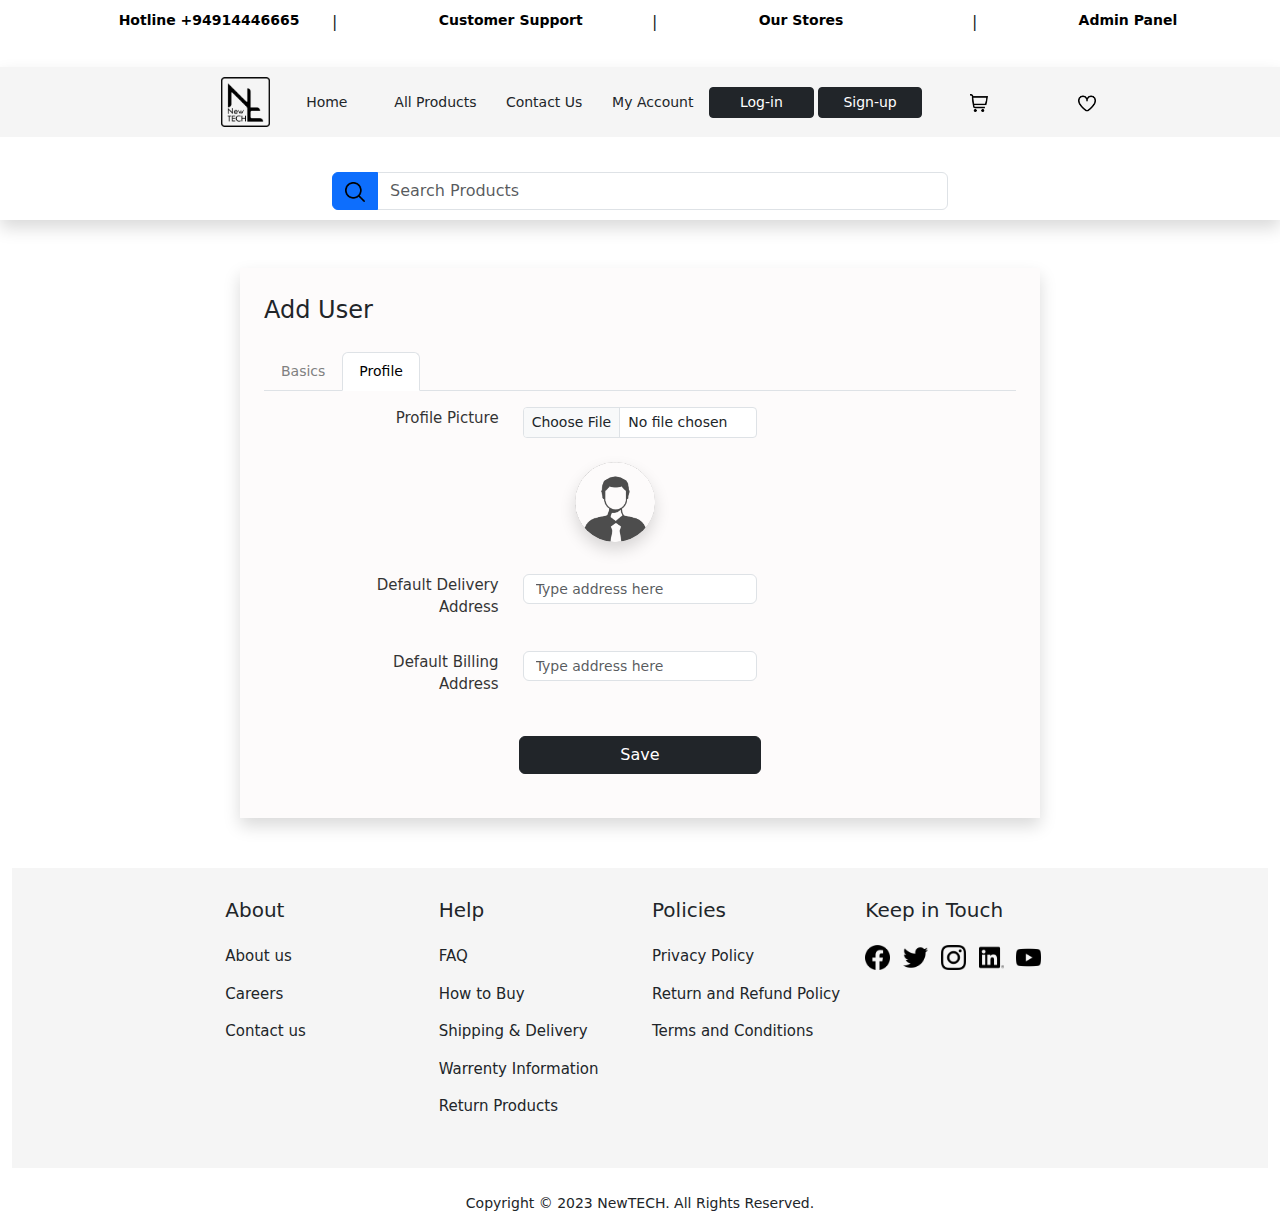
<file: NewTech/addUserProfile.html>
<!DOCTYPE html>
<html>

<head>
    <meta charset="utf-8">
    <meta name="viewport" content="width=device-width, initial-scale=1">
    <title>NewTECH | Add User</title>
    <link rel="icon" href="./css/Home images/favicon2.png">
    <link rel="stylesheet" href="./css/bootstrap.css">
    <link rel="stylesheet" href="./css/styleAddItem.css">
</head>

<body>
    <div class="container-fluid">
        <div class="break"></div>
        <div class="row topDetails">
            <a class="col-2 offset-1 aFilter" href="#">
                <p>Hotline +94914446665</p>
            </a>
            <div class="col-1">|</div>
            <a class="col-2 aFilter" href="#">
                <p>Customer Support</p>
            </a>
            <div class="col-1">|</div>
            <a class="col-2 aFilter" href="#">
                <p>Our Stores</p>
            </a>
            <div class="col-1">|</div>
            <a class="col-2 aFilter" href="adminPanel.html">
                <p>Admin Panel</p>
            </a>
        </div>

        <div class="break"></div>
        <div class="break"></div>


        <div class=" row shadow">
            <div class="topFix d-flex align-items-center gap-1">
                <a class="offset-2 "><img src="./css/Home images/Asset 2.png" class="logo" alt=""></a>
                <a class="btn btn-sm col-1 " href="index.html">Home</a>
                <a class="btn btn-sm col-1 removeBtns" href="listing.html">All Products</a>
                <a class="btn btn-sm col-1 removeBtns">Contact Us</a>
                <a class="btn btn-sm col-2 col-md-1 removeBtns" href="index.html">My Account</a>


                <a class="btn btn-dark btn-sm col-1 removeBtns" href="login.html">Log-in</a>
                <a class="btn btn-dark btn-sm col-1 removeBtns" href="signup.html">Sign-up</a>
                <a class="btn col-2 col-md-1 menuArrow offset-md-4 offset-1"><img src="./css/Home images/angle-small-down.png"
                        class="cart" onclick="manualDropdown();" alt=""></a>
                <a class="btn col-md-1 col-2" data-bs-toggle="offcanvas" data-bs-target="#cartslide"
                    aria-controls="cartslide"><img src="./css/Home images/shopping-cart.png" class="cart" alt=""></a>
                <a class="btn col-md-1 col-2" data-bs-toggle="offcanvas" data-bs-target="#wishlist"
                    aria-controls="cartslide"><img src="./css/Home images/heart.png" class="cart" alt=""></a>
            </div>
            <div class="break"></div>




            <div class="row">
                <div class="menuContainer col-10 offset-1 shadow rounded" onmouseleave="dropDownOver()"
                    id="menuContainer">
                    <div class="break"></div>
                    <div class="row">
                        <a class="btn btn-sm col-5 offset-1" href="listing.html">All Products</a>

                        <a class="btn  btn-sm col-5 ">Contact Us</a>
                        <div class="break"></div>
                    </div>


                    <a class="btn btn-dark btn-sm col-5 offset-1" href="login.html">Log-in</a>
                    <a class="btn btn-dark btn-sm col-5 " href="signup.html">Sign-up</a>
                    <div class="break"></div>

                    <a class="btn btn-sm col-6 offset-3" href="index.html">My Account</a>
                    <div class="break"></div>
                </div>
            </div>



            <div class="break2"></div>

            <div class="col-8 offset-2 col-xl-6 offset-xl-3">
                <div class="input-group">
                    <a class="btn btn-primary" id="btnGroupAddon2" href="listing.html"><img src="./css/Home images/search.png"
                            class="searchIcon" alt="">
                    </a>
                    <input type="search" class="form-control col-4" placeholder="Search Products"
                        aria-label="Input group example" aria-describedby="btnGroupAddon2">
                </div>
            </div>
            <div class="break"></div>
        </div>

        <!--        Add item page start         -->

        <div class="d-flex justify-content-center mt-5">
            <div class="addItemBody shadow p-4">
                <p class="headingAdd">Add User</p>
                <div>
                    <div class="mt-4">

                        <ul class="nav nav-tabs">
                            <li class="nav-item">
                                <a class="nav-link  adminHeadings" href="addUser.html">Basics</a>
                            </li>
                            <li class="nav-item">
                                <a class="nav-link adminHeadings active" href="addUserProfile.html"
                                    aria-current="page">Profile</a>
                            </li>

                        </ul>
                    </div>

                </div>
                <div class="row mt-3">
                    <p class="col-3 offset-1 text-end addItemsHeadings">Profile Picture</p>

                    <div class="col-4 smallTextCart ">
                        <input class="form-control form-control-sm " id="formFileSm" type="file">
                    </div>
                    <div class="circle offset-5 shadow mt-3 mb-3"></div>
                </div>

                <div class="row mt-3">
                    <p class="col-3 offset-1 text-end addItemsHeadings">Default Delivery Address</p>
                    <div class="col-4">
                        <input type="text" style="height: 30px;" placeholder="Type address here"
                            class="form-control adminHeadings">
                    </div>
                </div>

                <div class="row mt-3">
                    <p class="col-3 offset-1 text-end addItemsHeadings">Default Billing Address</p>
                    <div class="col-4">
                        <input type="text" style="height: 30px;" placeholder="Type address here"
                            class="form-control adminHeadings">
                    </div>
                </div>





                <div class="row p-4">
                    <a class="col-4 btn btn-dark offset-4" href="manageusers.html">Save</a>
                </div>


            </div>

        </div>







































































































        <!--         Whishlist      -->

        <div class="offcanvas offcanvas-start" data-bs-backdrop="static" tabindex="-1" id="wishlist"
            aria-labelledby="staticBackdropLabel">
            <div class="offcanvas-header">
                <img src="./css/Home images/favicon2.png" class="logoCartSlide" alt="">
                <h5 class="offcanvas-title" id="staticBackdropLabel"></h5>
                <button type="button" class="btn-close" data-bs-dismiss="offcanvas" aria-label="Close"></button>
            </div>
            <div class="offcanvas-body">
                <div>
                    <h3>Watchlist</h3>
                    <div class="row">
                        <div class="colorChange col-4 d-flex justify-content-center align-items-center opacity-50">
                            <small>1 Item(s)</small>
                        </div>
                    </div>
                </div>
                <hr class="border border-dark ">
                <div>
                    <h5 class="smallTextCart">Current Items</h5>
                    <div class="break"></div>
                    <div class="watchListItemBG ">
                        <div class="break"></div>
                        <div class="row offset-1">
                            <div class="cartSlideImgDiv border col-3 d-flex align-items-center justify-content-center">
                                <img src="./css/Home images/zephyrus.png" class="cartSlideImg" alt="">
                            </div>
                            <div class=" col-9">
                                <h5 class="smallTextCart2 col-12">ROG ZEPHYRUS G15</h5>
                                <p class="smallTextCart col-5">Rs. 439,000</p>
                            </div>
                        </div>
                        <div class="break2"></div>
                        <div class="row">
                            <div class="col-1 offset-2">
                                <a class="btn" href="asusTuf.html">
                                    <div class="iconSquareWatchlistSettings"></div>
                                </a>
                            </div>

                            <div class=" col-1 offset-2"><a class="btn">
                                    <div class="iconSquareWatchlistCart"></div>
                                </a>
                            </div>

                            <div class=" col-1 offset-2"><a class="btn">
                                    <div class="iconSquareWatchlistDelete"></div>
                                </a>
                            </div>
                        </div>
                    </div>
                </div>
                <div class="break3"></div>
                <a class="btn btn-dark btn-sm col-8" href="purchase.html">My Orders</a>
            </div>
        </div>



        <!--         Shopping cart      -->

        <div class="offcanvas offcanvas-end" data-bs-backdrop="static" tabindex="-1" id="cartslide"
            aria-labelledby="staticBackdropLabel">
            <div class="offcanvas-header">
                <img src="./css/Home images/favicon2.png" class="logoCartSlide" alt="">
                <h5 class="offcanvas-title" id="staticBackdropLabel"></h5>
                <button type="button" class="btn-close" data-bs-dismiss="offcanvas" aria-label="Close"></button>
            </div>
            <div class="offcanvas-body">
                <div>
                    <h3>My Cart</h3>
                    <div class="row">
                        <p class="text-success col-7">Cart Subtotal : Rs. 270,000</p>
                        <div class="colorChange col-4 d-flex justify-content-center align-items-center opacity-50">
                            <small>1 Items Added</small>
                        </div>
                    </div>
                </div>
                <hr class="border border-dark ">
                <div>
                    <h5 class="smallTextCart">Cart Includes</h5>
                    <div class="break"></div>
                    <div class="row offset-1">
                        <div class="cartSlideImgDiv border col-3 d-flex align-items-center justify-content-center"><img
                                src="./css/Home images/tuf2.png" class="cartSlideImg" alt=""></div>
                        <div class=" col-9">
                            <h5 class="smallTextCart2 col-12">Asus Tuf F15</h5>
                            <p class="smallTextCart col-5">Rs.270,000</p>
                        </div>
                    </div>
                    <div class="break2"></div>
                    <div class="row">
                        <span class="col-1 offset-1 smallTextCart">Qty</span>
                        <div class="col-3">
                            <input type="number" class="form-control" value="1" style="height: 28px;">
                        </div>
                        <div class="col-1 ">
                            <a class="btn" href="asusTuf.html">
                                <div class="iconSquareWatchlistSettings"></div>
                            </a>
                        </div>

                        <div class=" col-1 offset-1"><a class="btn">
                                <div class="iconSquareWatchlistHeart"></div>
                            </a>
                        </div>
                        <div class=" col-1 offset-1"><a class="btn">
                                <div class="iconSquareWatchlistDelete"></div>
                            </a>
                        </div>
                    </div>
                </div>
                <div class="break3"></div>
                <a class="btn btn-dark col-10 offset-1" href="shoppingCart.html">View Cart</a>
            </div>
        </div>



        <div class="break2"></div>
        <div class="break2"></div>
        <div class="footerContainer">
            <div class="break3"></div>
            <div class="row">

                <div class="col-lg-2 col-4 col-sm-3 offset-1 offset-sm-2">
                    <h5>About</h5>
                    <ul class="ul1">
                        <li class="li1"><a>About us</a></li>
                        <li class="li1"><a>Careers</a></li>
                        <li class="li1"><a>Contact us</a></li>
                    </ul>
                </div>

                <div class="col-lg-2 col-4 col-sm-3">
                    <h5>Help</h5>
                    <ul class="ul1">
                        <li class="li1"><a>FAQ</a></li>
                        <li class="li1"><a>How to Buy</a></li>
                        <li class="li1"><a>Shipping & Delivery</a></li>
                        <li class="li1"><a>Warrenty Information</a></li>
                        <li class="li1"><a>Return Products</a></li>
                    </ul>
                </div>

                <div class="col-lg-2 col-4 col-sm-3 offset-1 offset-sm-0">
                    <h5>Policies</h5>
                    <ul class="ul1">
                        <li class="li1"><a>Privacy Policy</a></li>
                        <li class="li1"><a>Return and Refund Policy</a></li>
                        <li class="li1"><a>Terms and Conditions</a></li>
                    </ul>
                </div>

                <div class="col-lg-2 col-4 col-sm-3  u1">
                    <h5>Keep in Touch</h5>
                    <ul class="ul1 list-inline">
                        <li class="li1 list-inline-item"><a><img src="./css/Home images/facebook.png" class="social1"
                                    alt=""></a></li>
                        <li class="li1 list-inline-item"><a><img src="./css/Home images/twitter.png" class="social1"
                                    alt=""></a></li>
                        <li class="li1 list-inline-item"><a><img src="./css/Home images/instagram.png" class="social1"
                                    alt=""></a></li>
                        <li class="li1 list-inline-item"><a><img src="./css/Home images/linkedin.png" class="social1"
                                    alt=""></a></li>
                        <li class="li1 list-inline-item"><a><img src="./css/Home images/youtube.png" class="social1"
                                    alt=""></a></li>
                    </ul>
                </div>

                <div class="break"></div>

                <div class="row u2">
                    <ul class="ul1 list-inline d-flex justify-content-center">
                        <li class="li1 list-inline-item"><a><img src="./css/Home images/facebook.png" class="social1"
                                    alt=""></a></li>
                        <li class="li1 list-inline-item"><a><img src="./css/Home images/twitter.png" class="social1"
                                    alt=""></a></li>
                        <li class="li1 list-inline-item"><a><img src="./css/Home images/instagram.png" class="social1"
                                    alt=""></a></li>
                        <li class="li1 list-inline-item"><a><img src="./css/Home images/linkedin.png" class="social1"
                                    alt=""></a></li>
                        <li class="li1 list-inline-item"><a><img src="./css/Home images/youtube.png" class="social1"
                                    alt=""></a></li>
                    </ul>
                </div>
            </div>
        </div>



        <div class="break2"></div>
        <div class="footerMain ">Copyright © 2023 NewTECH. All Rights Reserved.</div>



    </div>

    <script src="./Js/bootstrap.bundle.js"></script>
    <script src="./Js/scriptPurchase.js"></script>
</body>

</html>
</file>
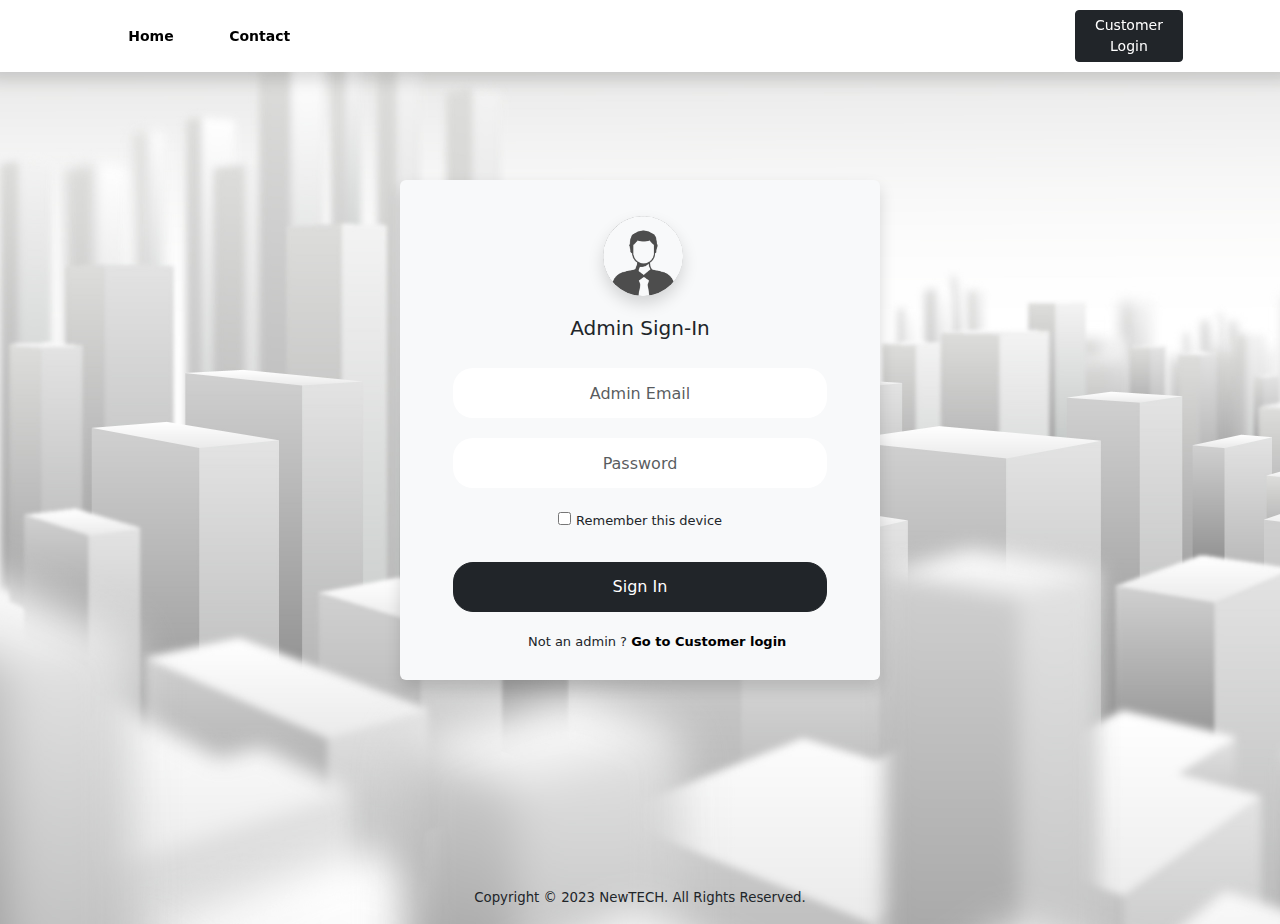
<file: NewTech/adminLogin.html>
<!DOCTYPE html>
<html>

<head>
    <meta charset="utf-8">
    <meta name="viewport" content="width=device-width, initial-scale=1">
    <title>NewTECH | Admin Sign-in</title>
    <link rel="stylesheet" href="./css/bootstrap.css">
    <link rel="stylesheet" href="./css/styleAdminLogin.css">
    <link rel="icon" href="./css/Home images/favicon2.png" />
</head>

<body>
    <div class="container-fluid">
        <div class="row fixed-top navbarwhite d-flex align-items-center shadow">
            <a class="btn btn-sm caa col-2 offset-1 col-sm-2 col-lg-1" href="index.html">Home</a>
            <a class="btn btn-sm caa col-2 col-sm-2 col-lg-1">Contact</a>
            <a class="btn btn-sm btn-dark col-2 offset-4 col-sm-2 col-lg-1 offset-lg-7" href="login.html">Customer Login</a>
        </div>




        <div class="align row d-flex justify-content-center">
            <div class="loginContainer shadow p-3 mb-5 bg-body-tertiary rounded">
                <div class="break"></div>
                <div class="circle offset-5 shadow p-3"></div>
                <div class="break"></div>
                <h5 class="textAlign">Admin Sign-In</h5>
                <div class="break"></div>
                <div class="col-10 offset-1">
                    <input type="email" class="form-control border-none bheight b1" placeholder="Admin Email">
                    <div class="break"></div>
                    <input type="password" class="form-control border-none bheight b1" placeholder="Password">
                </div>

                <div class="break"></div>

                <div class="row">
                    <div class="col-12 textAlign">
                        <input type="checkbox">
                        <label for="checkbox" class="forgot">Remember this device</label>
                    </div>
                </div>

                <div class="break2"></div>
                <a class="btn btn-dark offset-1 col-10 b1 bheight d-flex justify-content-center align-items-center" href="adminPanel.html">Sign In</a>

                <div class="break"></div>

               
                
                <div class="col-8 offset-3 ca">
                    Not an admin ?
                    <a class="caa" href="login.html">Go to Customer login</a>
                </div>





            </div>

        </div>
















    <div class="footer1 d-flex justify-content-center align-items-center" style="font-size: smaller;"><p>Copyright © 2023 NewTECH. All Rights Reserved.</p></div>

    </div>
</body>

</html>
</file>
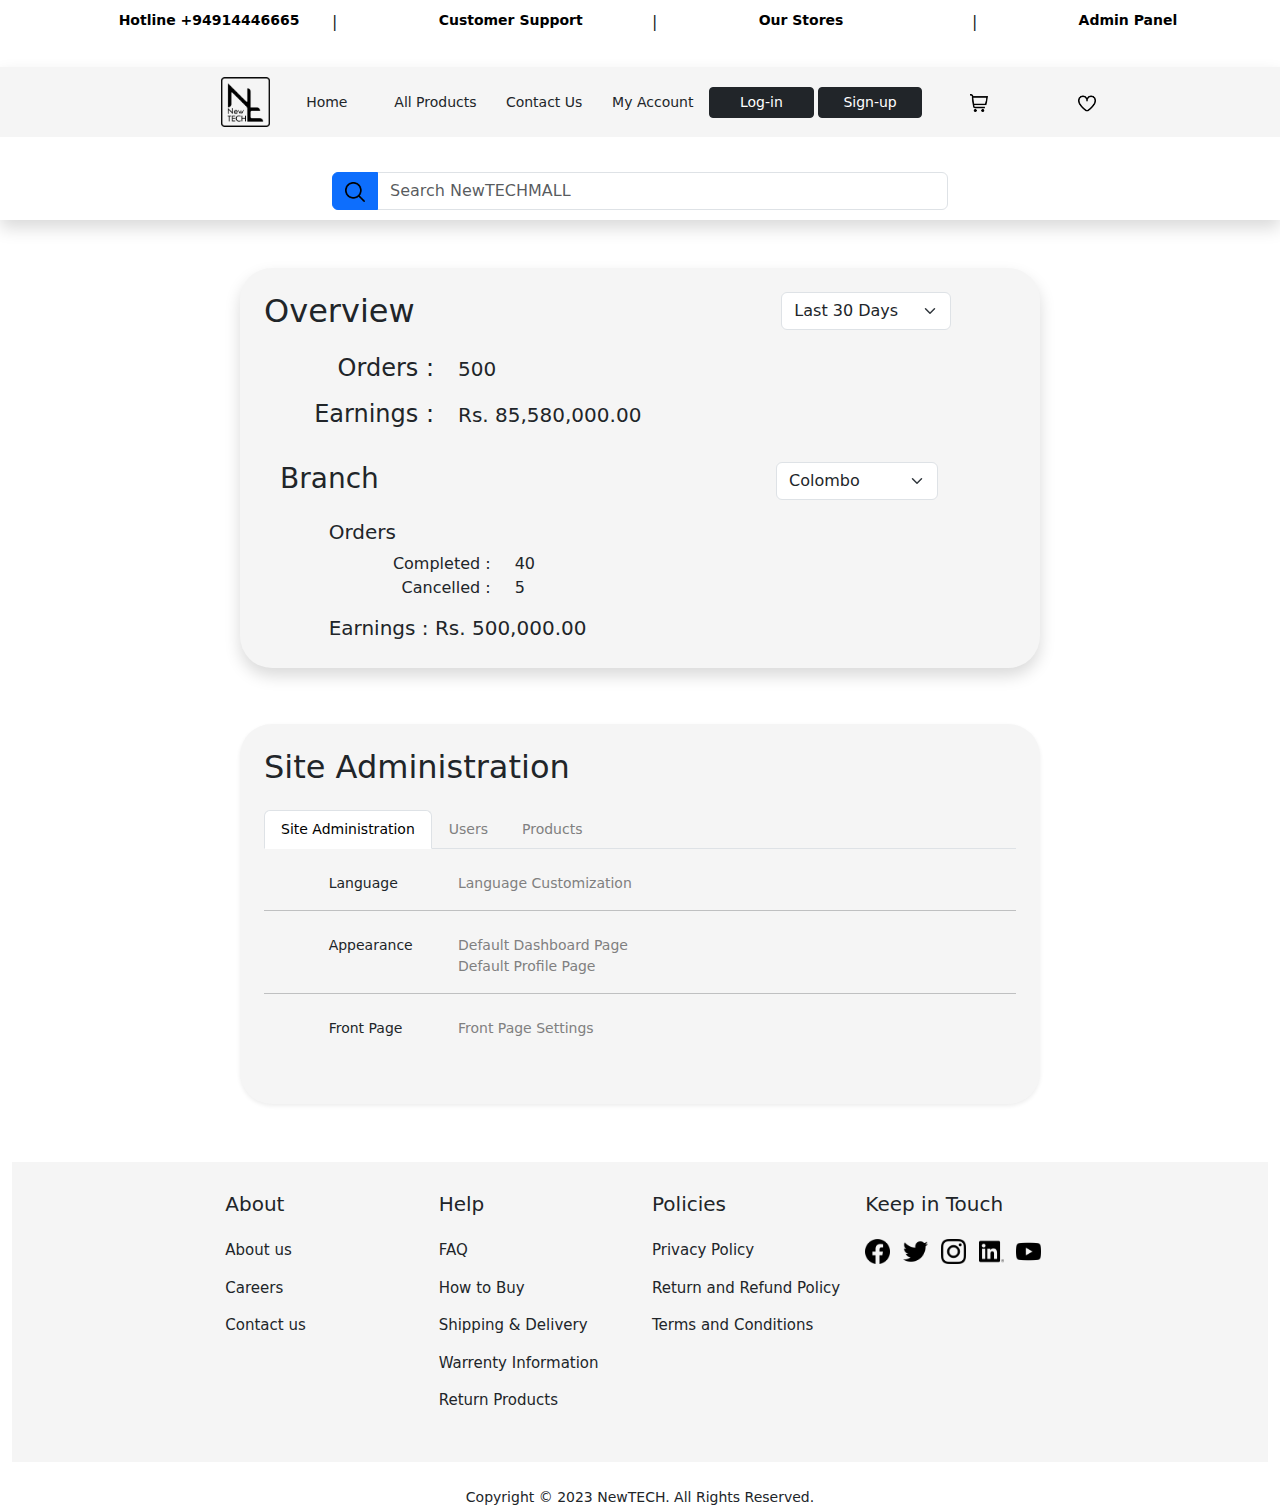
<file: NewTech/adminPanel.html>
<!DOCTYPE html>
<html>

<head>
    <meta charset="utf-8">
    <meta name="viewport" content="width=device-width, initial-scale=1">
    <title>NewTECH | Site Administration</title>
    <link rel="icon" href="./css/Home images/favicon2.png">
    <link rel="stylesheet" href="./css/bootstrap.css">
    <link rel="stylesheet" href="./css/styleIAdminPanel.css">
</head>

<body>
    <div class="container-fluid">
        <div class="break"></div>
        <div class="row topDetails">
            <a class="col-2 offset-1 aFilter" href="#">
                <p>Hotline +94914446665</p>
            </a>
            <div class="col-1">|</div>
            <a class="col-2 aFilter" href="#">
                <p>Customer Support</p>
            </a>
            <div class="col-1">|</div>
            <a class="col-2 aFilter" href="#">
                <p>Our Stores</p>
            </a>
            <div class="col-1">|</div>
            <a class="col-2 aFilter" href="adminPanel.html">
                <p>Admin Panel</p>
            </a>
        </div>

        <div class="break"></div>
        <div class="break"></div>


        <div class="top row shadow">
            <div class="topFix d-flex align-items-center gap-1">
                <a class="offset-2 "><img src="./css/Home images/Asset 2.png" class="logo" alt=""></a>
                <a class="btn btn-sm col-1 " href="index.html">Home</a>
                <a class="btn btn-sm col-1 removeBtns" href="listing.html">All Products</a>
                <a class="btn btn-sm col-1 removeBtns">Contact Us</a>
                <a class="btn btn-sm col-2 col-md-1 removeBtns" href="index.html">My Account</a>


                <a class="btn btn-dark btn-sm col-1 removeBtns" href="login.html">Log-in</a>
                <a class="btn btn-dark btn-sm col-1 removeBtns" href="signup.html">Sign-up</a>
                <a class="btn col-2 col-md-1 menuArrow offset-md-4 offset-1"><img src="./css/Home images/angle-small-down.png"
                        class="cart" onclick="manualDropdown();" alt=""></a>
                <a class="btn col-md-1 col-2" data-bs-toggle="offcanvas" data-bs-target="#cartslide"
                    aria-controls="cartslide"><img src="./css/Home images/shopping-cart.png" class="cart" alt=""></a>
                <a class="btn col-md-1 col-2" data-bs-toggle="offcanvas" data-bs-target="#wishlist"
                    aria-controls="cartslide"><img src="./css/Home images/heart.png" class="cart" alt=""></a>
            </div>
            <div class="break"></div>




            <div class="row">
                <div class="menuContainer col-10 offset-1 shadow rounded" onmouseleave="dropDownOver()"
                    id="menuContainer">
                    <div class="break"></div>
                    <div class="row">
                        <a class="btn btn-sm col-5 offset-1" href="listing.html">All Products</a>

                        <a class="btn  btn-sm col-5 ">Contact Us</a>
                        <div class="break"></div>
                    </div>


                    <a class="btn btn-dark btn-sm col-5 offset-1" href="login.html">Log-in</a>
                    <a class="btn btn-dark btn-sm col-5 " href="signup.html">Sign-up</a>
                    <div class="break"></div>

                    <a class="btn btn-sm col-6 offset-3" href="index.html">My Account</a>
                    <div class="break"></div>
                </div>
            </div>



            <div class="break2"></div>

            <div class="col-8 offset-2 col-xl-6 offset-xl-3">
                <div class="input-group">
                    <a class="btn btn-primary" id="btnGroupAddon2" href="listing.html"><img src="./css/Home images/search.png"
                            class="searchIcon" alt="">
                    </a>
                    <input type="search" class="form-control col-4" placeholder="Search NewTECHMALL"
                        aria-label="Input group example" aria-describedby="btnGroupAddon2">
                </div>
            </div>
            <div class="break"></div>
        </div>

        <div class="adminContainer sh p-5">
            <div class="adminBody2  rounded-5 shadow p-4">
                <div class="row">
                    <h2 style="font-weight: lighter;" class="col-3">Overview</h2>
                    <div class="col-md-3 col-sm-5 col-6 offset-md-5 offset-2"><select class="form-select"
                            aria-label="Default select example">
                            <option selected>Last 30 Days</option>
                            <option value="1">Last 6 Months</option>
                            <option value="2">Last 1 Year</option>
                            <option value="3">Last 5 Year</option>
                        </select></div>
                </div>

                <div class="mt-3">
                    <div class="row">
                        <h4 class="col-sm-3 col-4 text-end" style="font-weight: lighter;">Orders :</h4>
                        <p class="col-5 overviewBigText">500</p>
                    </div>

                    <div class="row ">
                        <h4 class="col-sm-3 col-4 text-end" style="font-weight: lighter;">Earnings :</h4>
                        <p class="col-7 overviewBigText">Rs. 85,580,000.00</p>
                    </div>
                </div>

                <div class="row p-3">
                    <h3 style="font-weight: lighter;" class="col-3">Branch</h3>
                    <div class="col-md-3 col-sm-5 col-6 offset-md-5 offset-2"><select class="form-select"
                            aria-label="Default select example">
                            <option selected>Colombo</option>
                            <option value="1">Galle</option>
                            <option value="2">Kandy</option>
                            <option value="3">Polonnaruwa</option>
                        </select></div>
                </div>

                <div class="row">
                    <h5 style="font-weight: lighter;" class="offset-1">Orders</h5>
                    <div class="row">
                        <div class="col-sm-4 col-6 text-end">Completed :</div>
                        <div class="col-5">40</div>
                    </div>
                    <div class="row">
                        <div class="col-sm-4 col-6 text-end">Cancelled :</div>
                        <div class="col-5">5</div>
                    </div>
                    <h5 style="font-weight: lighter;" class="offset-1 mt-3">Earnings : Rs. 500,000.00</h5>
                </div>

            </div>

        </div>





        <div class="adminContainer p-2">


            <div class="adminBody rounded-5 shadow-sm p-4">
                <h2 style="font-weight: lighter;">Site Administration</h2>
                <div>
                    <div class="mt-4">

                        <ul class="nav nav-tabs">
                            <li class="nav-item">
                                <a class="nav-link active adminHeadings" aria-current="page" href="adminPanel.html">Site
                                    Administration</a>
                            </li>
                            <li class="nav-item">
                                <a class="nav-link adminHeadings" href="adminPanelUsers.html">Users</a>
                            </li>
                            <li class="nav-item">
                                <a class="nav-link adminHeadings" href="adminPanelProducts.html">Products</a>
                            </li>
                        </ul>
                    </div>

                    <div class="row mt-4 ">
                        <div class="col-2 offset-1 text-start smallTextCart">Language</div>
                        <div class="col-6 offset-sm-0 offset-1 text-start smallTextAdmin">Language Customization</div>
                    </div>
                    <hr>

                    <div class="row mt-4 ">
                        <div class="col-2 offset-1 text-start smallTextCart">Appearance</div>
                        <div class="col-6 offset-sm-0 offset-1 text-start smallTextAdmin">Default Dashboard Page</div>
                        <div class="col-6 offset-sm-3 offset-4 text-start smallTextAdmin">Default Profile Page</div>
                    </div>
                    <hr>

                    <div class="row mt-4 ">
                        <div class="col-sm-2 col-3 offset-1 text-start smallTextCart">Front Page</div>
                        <div class="col-6 offset-sm-0  text-start smallTextAdmin">Front Page Settings</div>

                    </div>
                </div>

            </div>
        </div>


















































































        <!--         Whishlist      -->

        <div class="offcanvas offcanvas-start" data-bs-backdrop="static" tabindex="-1" id="wishlist"
            aria-labelledby="staticBackdropLabel">
            <div class="offcanvas-header">
                <img src="./css/Home images/favicon2.png" class="logoCartSlide" alt="">
                <h5 class="offcanvas-title" id="staticBackdropLabel"></h5>
                <button type="button" class="btn-close" data-bs-dismiss="offcanvas" aria-label="Close"></button>
            </div>
            <div class="offcanvas-body">
                <div>
                    <h3>Watchlist</h3>
                    <div class="row">
                        <div class="colorChange col-4 d-flex justify-content-center align-items-center opacity-50">
                            <small>1 Item(s)</small>
                        </div>
                    </div>
                </div>
                <hr class="border border-dark ">
                <div>
                    <h5 class="smallTextCart">Current Items</h5>
                    <div class="break"></div>
                    <div class="watchListItemBG ">
                        <div class="break"></div>
                        <div class="row offset-1">
                            <div class="cartSlideImgDiv border col-3 d-flex align-items-center justify-content-center">
                                <img src="./css/Home images/zephyrus.png" class="cartSlideImg" alt="">
                            </div>
                            <div class=" col-9">
                                <h5 class="smallTextCart2 col-12">ROG ZEPHYRUS G15</h5>
                                <p class="smallTextCart col-5">Rs. 439,000</p>
                            </div>
                        </div>
                        <div class="break2"></div>
                        <div class="row">
                            <div class="col-1 offset-2">
                                <a class="btn" href="asusTuf.html">
                                    <div class="iconSquareWatchlistSettings"></div>
                                </a>
                            </div>

                            <div class=" col-1 offset-2"><a class="btn">
                                    <div class="iconSquareWatchlistCart"></div>
                                </a>
                            </div>

                            <div class=" col-1 offset-2"><a class="btn">
                                    <div class="iconSquareWatchlistDelete"></div>
                                </a>
                            </div>
                        </div>
                    </div>
                </div>
                <div class="break3"></div>
                <a class="btn btn-dark btn-sm col-8" href="purchase.html">My Orders</a>
            </div>
        </div>



        <!--         Shopping cart      -->

        <div class="offcanvas offcanvas-end" data-bs-backdrop="static" tabindex="-1" id="cartslide"
            aria-labelledby="staticBackdropLabel">
            <div class="offcanvas-header">
                <img src="./css/Home images/favicon2.png" class="logoCartSlide" alt="">
                <h5 class="offcanvas-title" id="staticBackdropLabel"></h5>
                <button type="button" class="btn-close" data-bs-dismiss="offcanvas" aria-label="Close"></button>
            </div>
            <div class="offcanvas-body">
                <div>
                    <h3>My Cart</h3>
                    <div class="row">
                        <p class="text-success col-7">Cart Subtotal : Rs. 270,000</p>
                        <div class="colorChange col-4 d-flex justify-content-center align-items-center opacity-50">
                            <small>1 Items Added</small>
                        </div>
                    </div>
                </div>
                <hr class="border border-dark ">
                <div>
                    <h5 class="smallTextCart">Cart Includes</h5>
                    <div class="break"></div>
                    <div class="row offset-1">
                        <div class="cartSlideImgDiv border col-3 d-flex align-items-center justify-content-center"><img
                                src="./css/Home images/tuf2.png" class="cartSlideImg" alt=""></div>
                        <div class=" col-9">
                            <h5 class="smallTextCart2 col-12">Asus Tuf F15</h5>
                            <p class="smallTextCart col-5">Rs.270,000</p>
                        </div>
                    </div>
                    <div class="break2"></div>
                    <div class="row">
                        <span class="col-1 offset-1 smallTextCart">Qty</span>
                        <div class="col-3">
                            <input type="number" class="form-control" value="1" style="height: 28px;">
                        </div>
                        <div class="col-1 ">
                            <a class="btn" href="asusTuf.html">
                                <div class="iconSquareWatchlistSettings"></div>
                            </a>
                        </div>

                        <div class=" col-1 offset-1"><a class="btn">
                                <div class="iconSquareWatchlistHeart"></div>
                            </a>
                        </div>
                        <div class=" col-1 offset-1"><a class="btn">
                                <div class="iconSquareWatchlistDelete"></div>
                            </a>
                        </div>
                    </div>
                </div>
                <div class="break3"></div>
                <a class="btn btn-dark col-10 offset-1" href="shoppingCart.html">View Cart</a>
            </div>
        </div>



        <div class="break2"></div>
        <div class="break2"></div>
        <div class="footerContainer">
            <div class="break3"></div>
            <div class="row">

                <div class="col-lg-2 col-4 col-sm-3 offset-1 offset-sm-2">
                    <h5>About</h5>
                    <ul class="ul1">
                        <li class="li1"><a>About us</a></li>
                        <li class="li1"><a>Careers</a></li>
                        <li class="li1"><a>Contact us</a></li>
                    </ul>
                </div>

                <div class="col-lg-2 col-4 col-sm-3">
                    <h5>Help</h5>
                    <ul class="ul1">
                        <li class="li1"><a>FAQ</a></li>
                        <li class="li1"><a>How to Buy</a></li>
                        <li class="li1"><a>Shipping & Delivery</a></li>
                        <li class="li1"><a>Warrenty Information</a></li>
                        <li class="li1"><a>Return Products</a></li>
                    </ul>
                </div>

                <div class="col-lg-2 col-4 col-sm-3 offset-1 offset-sm-0">
                    <h5>Policies</h5>
                    <ul class="ul1">
                        <li class="li1"><a>Privacy Policy</a></li>
                        <li class="li1"><a>Return and Refund Policy</a></li>
                        <li class="li1"><a>Terms and Conditions</a></li>
                    </ul>
                </div>

                <div class="col-lg-2 col-4 col-sm-3  u1">
                    <h5>Keep in Touch</h5>
                    <ul class="ul1 list-inline">
                        <li class="li1 list-inline-item"><a><img src="./css/Home images/facebook.png" class="social1"
                                    alt=""></a></li>
                        <li class="li1 list-inline-item"><a><img src="./css/Home images/twitter.png" class="social1"
                                    alt=""></a></li>
                        <li class="li1 list-inline-item"><a><img src="./css/Home images/instagram.png" class="social1"
                                    alt=""></a></li>
                        <li class="li1 list-inline-item"><a><img src="./css/Home images/linkedin.png" class="social1"
                                    alt=""></a></li>
                        <li class="li1 list-inline-item"><a><img src="./css/Home images/youtube.png" class="social1"
                                    alt=""></a></li>
                    </ul>
                </div>

                <div class="break"></div>

                <div class="row u2">
                    <ul class="ul1 list-inline d-flex justify-content-center">
                        <li class="li1 list-inline-item"><a><img src="./css/Home images/facebook.png" class="social1"
                                    alt=""></a></li>
                        <li class="li1 list-inline-item"><a><img src="./css/Home images/twitter.png" class="social1"
                                    alt=""></a></li>
                        <li class="li1 list-inline-item"><a><img src="./css/Home images/instagram.png" class="social1"
                                    alt=""></a></li>
                        <li class="li1 list-inline-item"><a><img src="./css/Home images/linkedin.png" class="social1"
                                    alt=""></a></li>
                        <li class="li1 list-inline-item"><a><img src="./css/Home images/youtube.png" class="social1"
                                    alt=""></a></li>
                    </ul>
                </div>
            </div>
        </div>



        <div class="break2"></div>
        <div class="footerMain ">Copyright © 2023 NewTECH. All Rights Reserved.</div>



    </div>

    <script src="./Js/bootstrap.bundle.js"></script>
    <script src="./Js/scriptCart.js"></script>
</body>

</html>
</file>
<file: css/style.css>
.centerContents {
    display: flex;
    align-items: center;
    justify-content: center;
    flex-direction: column;
}

body {
    background-color: rgb(40, 0, 73);
    background-size: cover;

    margin: 0;
    font-family: 'Arial', sans-serif;

    overflow-x: hidden;

    font-family: Outfit-regular;
}


 
 /* Loading screen styles */
 .loading-screen {
    position: fixed;
    top: 0;
    left: 0;
    width: 100%;
    height: 100%;
    background: #ae59f0;
background: -webkit-linear-gradient(43deg, #ae59f0 0%, #e116d0 50%, #720457 100%);
background: linear-gradient(43deg, #ae59f0 0%, #e116d0 50%, #720457 100%);
    /* You can customize the background color */
    display: flex;
    align-items: center;
    justify-content: center;
    z-index: 1000;
 }
 
 .spinner {
    width: 64.8px;
    height: 57.6px;
    --c: linear-gradient(#ce64ff calc(50% - 14.4px), #6d1c1c00 0 calc(50% + 14.4px), #ff79f4 0);
    background: var(--c) 0% 100%,
       var(--c) 50% 100%,
       var(--c) 100% 100%;
    background-size: 13px calc(200% + 28.8px);
    background-repeat: no-repeat;
    animation: bars-th2joa 1s infinite linear;
 }
 
 @keyframes bars-th2joa {
    33% {
       background-position: 0% 50%, 50% 100%, 100% 100%;
    }
 
    50% {
       background-position: 0% 0%, 50% 50%, 100% 100%;
    }
 
    66% {
       background-position: 0% 0%, 50% 0%, 100% 50%;
    }
 
    100% {
       background-position: 0% 0%, 50% 0%, 100% 0%;
    }
 }

/* ScrollBar css*/

/* width */
::-webkit-scrollbar {
    width: 10px;
}

/* Track */
::-webkit-scrollbar-track {
    box-shadow: inset 0 0 5px grey;
    border-radius: 10px;
}

/* Handle */
::-webkit-scrollbar-thumb {
    background: rgba(255, 192, 203, 0.514);
    border-radius: 10px;

    transition-duration: .5s;
}

/* Handle on hover */
::-webkit-scrollbar-thumb:hover {
    background: rgba(255, 192, 203, 0.815);
    transition-duration: .5s;
}

/* ScrollBar done*/

.bgInBg {
    height: 100vh;
    width: 100vw;

    position: absolute;
    z-index: -10;

    opacity: .5;

    overflow: hidden;
}


.mouseThingySize {
    height: 100%;
    width: 100vw;
    position: block;


    pointer-events: none;
}

.sun {
    height: 300px;
    width: 300px;
    background: rgb(255, 255, 255);
    background: radial-gradient(circle, rgb(58, 0, 92) 0%, rgba(255, 255, 255, 0) 70%);
    background-size: 100%;
    background-repeat: no-repeat;
    background-position: center;
    -webkit-animation: Gradient 6s ease-in-out infinite;
    -moz-animation: Gradient 6s ease-in-out infinite;
    animation: Gradient 6s ease-in-out infinite;
    position: absolute;




}

.btn-pink {
    --bs-btn-color: #ffffff;
    --bs-btn-bg: #770281;
    --bs-btn-border-color: #8200aa;
    --bs-btn-hover-color: #fff;
    --bs-btn-hover-bg: #970071;
    --bs-btn-hover-border-color: #710088;
    --bs-btn-focus-shadow-rgb: 66, 70, 73;
    --bs-btn-active-color: #ed8bfa;
    --bs-btn-active-bg: #ff00f2;
    --bs-btn-active-border-color: #e700fc;
    --bs-btn-active-shadow: inset 0 3px 5px rgba(0, 0, 0, 0.125);
    --bs-btn-disabled-color: #fff;
    --bs-btn-disabled-bg: #412f47;
    --bs-btn-disabled-border-color: #380046;
}

.btn-outline-pink {
    --bs-btn-color: #ffffff;
    --bs-btn-border-color: #8200aa00;
    --bs-btn-hover-color: #fff;
    --bs-btn-hover-bg: #970071;
    --bs-btn-hover-border-color: #710088;
    --bs-btn-focus-shadow-rgb: 33, 37, 41;
    --bs-btn-active-color: #fff;
    --bs-btn-active-bg: #212529;
    --bs-btn-active-border-color: #212529;
    --bs-btn-active-shadow: inset 0 3px 5px rgba(0, 0, 0, 0.125);
    --bs-btn-disabled-color: #212529;
    --bs-btn-disabled-bg: transparent;
    --bs-btn-disabled-border-color: #212529;
    --bs-gradient: none;
}


.welcomeContainer {
    margin-top: 200px;

    position: absolute;

}

.welcomeSize {
    font-size: 82px;
    color: white;

    margin-left: -1100px;

    user-select: none;
}

.welcomeSize2 {
    font-size: 65px;
    color: pink;

    margin-left: -1050px;
    margin-top: -25px;


    user-select: none;
}

.welcomeSize3 {
    font-size: 106px;
    color: rgb(174, 0, 255);

    margin-left: -950px;
    margin-top: -50px;

    user-select: none;

}

.myName {

    font-size: 30px;
    color: pink;

    margin-left: -550px;

    user-select: none;
}

.welcomeSmall {

    font-size: 30px;
    color: pink;

    margin-left: 55px;

    user-select: none;

    opacity: .5;
}

.smallMainText {
    font-size: 20px;
    font-weight: lighter;

    opacity: 2;
    color: pink;

    margin-left: 55px;

    user-select: none;
}

.bringFront {
    position: relative;
    z-index: 10;
}

.blankPage {
    height: 2000px;
}

.ContentsContainer {
    width: 500px;
    height: 800px;
    border-right: 5px;

    display: flex;
    align-items: center;
    justify-content: center;
    flex-direction: column;
}

.contents {
    color: white;
    /* removed font weight */
    cursor: pointer;

    text-decoration: none;

    transition: transform .2s;
    /* Animation */

}

.contents:hover {
    transform: scale(1.1);
}

.details {
    height: 750px;

    background-color: rgba(75, 75, 75, 0.397);

    backdrop-filter: blur(6px);
}

.screenshots {
    height: 800px;

    background-color: rgba(75, 75, 75, 0.397);

    backdrop-filter: blur(6px);
}

.colorWhite {
    color: white;

    transition: transform .2s;
}

.colorWhite:hover {
    transform: scale(1.5);
}

.siteTitle {
    color: white;

}

.seperator {
    height: 50px;
}

.expand {
    transition: transform .5s;
}

.expand:hover {
    transform: scale(1.2);
}


.h4 {
    color: pink;
}

.detailsParagraph {
    font-size: 18px;
    font-weight: lighter;

    opacity: 2;
    color: white;


    text-align: center;
}

.detailsParagraphLeftAlign {
    font-size: 18px;
    font-weight: lighter;

    opacity: 2;
    color: white;


    text-align: left;
}

.buttonGoUp {
    transition: transform .3s;
}

.buttonGoUp:hover{
    transform: scale(1.2);
}




















@media(max-width : 1400px) {



    .welcomeSize {
        font-size: 62px;

        margin-left: -1000px;

        user-select: none;
    }

    .welcomeSize2 {
        font-size: 50px;

        margin-left: -850px;
        margin-top: -25px;

    }

    .welcomeSize3 {
        font-size: 80px;

        margin-left: -850px;
        margin-top: -50px;


    }

    .welcomeSmall {

        font-size: 20px;

        margin-left: 55px;

    }

    .myName {

        font-size: 20px;

        margin-left: -270px;

    }

    .smallMainText {
        font-size: 16px;
    }

}

@media(max-width : 992px) {
    .welcomeContainer {

        position: relative;

    }

    .ContentsContainer {
        flex-direction: row;

        align-items: flex-start;

        width: 600px;
        height: 200px;

        margin-top: 50px;
    }

    .contents {
        margin-left: 10px;
    }



    .welcomeSize {
        font-size: 44px;

        margin-left: -1000px;

    }

    .welcomeSize2 {
        font-size: 35px;

        margin-left: -850px;
        margin-top: -15px;

    }

    .welcomeSize3 {
        font-size: 80px;
        color: rgb(174, 0, 255);
        margin-left: -850px;
        margin-top: -50px;


    }

    .welcomeSmall {

        font-size: 20px;

        margin-left: 55px;

    }

    .smallMainText {
        font-size: 16px;
    }

    .details {
        height: 500px;
    }
}





@font-face {
    font-family: 'Outfit-regular';
    src: url('./assets/Outfit-Regular.ttf') format('truetype');
}

@font-face {
    font-family: 'Outfit-black';
    src: url('./assets/Outfit-Bold.ttf') format('truetype');
}
</file>
<file: NewTech/css/style.css>
.break {
    height: 10px;

}

.break2 {
    height: 25px;

}

.break3 {
    height: 30px;
}

.aFilter {
    font-size: 14px;
    font-weight: bold;

    color: black;
    text-decoration: none;
}

.logo {
    height: 50px;
}

.cart {
    height: 18px;
}

.iconSquareWatchlistSettings {
    height: 17px;
    width: 17px;

    background-image: url("./Home images/settings.png");
    background-size: cover;
}

.iconSquareWatchlistDelete {
    height: 17px;
    width: 17px;

    background-image: url("./Home images/trash.png");
    background-size: cover;

}

.iconSquareWatchlistHeart {
    height: 17px;
    width: 17px;

    background-image: url("./Home images/heart.png");
    background-size: cover;

}

.iconSquareWatchlistCart {
    height: 17px;
    width: 17px;

    background-image: url("./Home images/shopping-cart copy.png");
    background-size: cover;

}


.watchListItemBG {
    background-color: whitesmoke;

    height: 140px;
    width: 100%;
}

.searchIcon {
    height: 20px;
}

.topFix {
    background-color: whitesmoke;

    height: 70px;
}

.categoryCard1 {
    height: 450px;
    width: 450px;

    background-image: url("./Home images/laptop\ thumbnail.png");
    background-size: cover;

}

.categoryCard2 {
    height: 450px;
    width: 450px;

    background-image: url("./Home images/lap\ accessory\ thumb.png");
    background-size: cover;

}

.menuContainer {
    display: none;

    background-color: white;

    height: 135px;
}

.menuArrow {
    display: none;
}


.noBoarder {
    border: none;
}

.productContainer {
    height: 500px;

    background-color: whitesmoke;
}

.footerContainer {
    height: 300px;

    background-color: whitesmoke;

    overflow-x: hidden;
}

.ul1 {
    font-size: 15px;

    list-style: none;

    padding-left: 0;

}

.li1 {
    padding-top: 15px;
}

.footerMain {
    font-size: 14px;    

    text-align: center;
}

.social1 {
    height: 25px;

}

.u2 {
    display: none;
}

.colorChange {
    background-color: rgb(236, 236, 236);

    font-size: 14px;

    height: 25px;
}

.smallTextCart {
    font-size: 14px;
}

.smallTextCart2 {
    font-size: 16px;
}

.cartIcons {
    height: 24px;
    width: 14px;

    background-image: url("./Home images/settings.png");
    background-size: cover;
}   

.cartIcons2 {
    height: 24px;
    width: 14px;

    background-image: url("./Home images/trash.png");
    background-size: cover;
} 

.cartSlideImg {
    height: 50px;
}

.logoCartSlide{
    height: 80px;
}















@media (max-width : 1155px) {
    .topDetails {
        display: none;
    }
}

@media (max-width : 845px) {
    .menuArrow {
        display: block;
    }

    .removeBtns {
        display: none;
    }
}

@media (max-width : 645px) {
    .footerContainer {
        height: 450px;
    }
}




@media (max-width : 992px){
    .u1 {
        display: none;
    }

    .u2 {
        display: block;
    }

    .footerContainer {
        height: 400px;
    }
}

@media (max-width : 576px) {
    .footerContainer {
        height: 550px;
    }

    .u1 {
        display: block;
    }

    .u2 {
        display: none;
    }
}
</file>
<file: qr_component/style.css>
body {

    background-color: hsl(212, 45%, 89%);
    margin: 0px;
}

.qrContainer {
    width: 350px;
    height: 550px;

    border-radius: 20px;

    display: flex;
    justify-content: center;
    align-items: center;
    flex-direction: column;



    background-color: hsl(0, 0%, 100%);

    box-shadow: 1px 1px 50px #00000027;
}

.containerMain {
    display: flex;
    justify-content: center;
    align-items: center;

    width: 100vw;
    height: 100vh;

}

.imgContainer {

    width: 315px;
    height: 315px;

    background-image: url("./images/image-qr-code.png");
    background-size: cover;

    border-radius: 13px;

    display: block;
}

.textContainer {
    margin-top: 10px;

    width: 265px;
    height: 190px;


}

.h2Custom {
    font-size: 22.5px;
    text-align: center;

    font-family: "Outfit-black";
}

.pCustom {
    font-size: 15px;
    text-align: center;

    opacity: 65%;
    
    font-family: "Outfit-regular";
}



























@font-face {
    font-family: 'Outfit-regular';
    src: url('./assets/Outfit-Regular.ttf')  format('truetype');
  }

  @font-face {
    font-family: 'Outfit-black';
    src: url('./assets/Outfit-Bold.ttf') format('truetype');
  }
</file>
<file: NewTech/css/styleAddItem.css>
.break {
    height: 10px;

}

.break2 {
    height: 25px;

}

.break3 {
    height: 30px;
}

.aFilter {
    font-size: 14px;
    font-weight: bold;

    color: black;
    text-decoration: none;
}

.logo {
    height: 50px;
}

.logoCartSlide {
    height: 80px;
}

.cart {
    height: 18px;
}

.searchIcon {
    height: 20px;
}

.topFix {
    background-color: whitesmoke;

    height: 70px;
}

.categoryCard1 {
    height: 450px;
    width: 450px;

    background-image: url("./Home images/laptop\ thumbnail.png");
    background-size: cover;

}

.categoryCard2 {
    height: 450px;
    width: 450px;

    background-image: url("./Home images/lap\ accessory\ thumb.png");
    background-size: cover;

}

.menuContainer {
    display: none;

    background-color: white;

    height: 135px;
}

.menuArrow {
    display: none;
}


.noBoarder {
    border: none;
}

.productContainer {
    height: 500px;

    background-color: whitesmoke;
}

.footerContainer {
    height: 300px;

    background-color: whitesmoke;

    overflow-x: hidden;
}

.ul1 {
    font-size: 15px;

    list-style: none;

    padding-left: 0;

}

.li1 {
    padding-top: 15px;
}

.footerMain {
    font-size: 14px;

    text-align: center;
}

.social1 {
    height: 25px;

}

.u2 {
    display: none;
}

.filters {
    height: 900px;
    width: 320px;

    background-color: rgb(247, 246, 246);

}

.products1 {
    height: 1000px;
    width: 1050px;

}

.filterMenuButton {
    display: none;
}

.filterMenu {
    height: 400px;

    background-color: rgb(247, 246, 246);

    display: none;
}

.setoff {
    margin-left: 70px;
}

.setoff3 {
    margin-left: 100px;
}

.rem {
    width: 25rem;
}

.away100 {
    margin-left: 100px;
}

.colorChange {
    background-color: rgb(236, 236, 236);

    font-size: 14px;

    height: 25px;
}

.smallTextCart {
    font-size: 14px;
}

.smallTextCart2 {
    font-size: 16px;
}



.cartSlideImg {
    height: 50px;
}

.itemList {
    width: 800px;
    height: 400px;

    padding-right: 0px;

    background-color: whitesmoke;
}

.checkout {
    width: 480px;
    height: 380px;

    background-color: rgb(253, 251, 251);
}

.heading {
    font-size: 20px;
}

.margin {
    margin-left: 30px;
}

.margin2 {
    margin-left: 25px;
}

.checkoutText {
    font-size: 15px;

    opacity: 80%;
}

.selectAll {
    background-color: whitesmoke;

}

.iconSquare {
    height: 15px;
    width: 15px;

    background-image: url("./Home images/trash.png");
    background-size: cover;

    opacity: 60%;
}

.iconSquare2 {
    height: 15px;
    width: 15px;

    background-image: url("./Home images/heart.png");
    background-size: cover;

    opacity: 60%;
}


.iconSquareWatchlistSettings {
    height: 17px;
    width: 17px;

    background-image: url("./Home images/settings.png");
    background-size: cover;
}

.iconSquareWatchlistDelete {
    height: 17px;
    width: 17px;

    background-image: url("./Home images/trash.png");
    background-size: cover;

}

.iconSquareWatchlistHeart {
    height: 17px;
    width: 17px;

    background-image: url("./Home images/heart.png");
    background-size: cover;

}

.iconSquareWatchlistShare {
    height: 17px;
    width: 17px;

    background-image: url("./Home images/share1.png");
    background-size: cover;

}

.iconSquareWatchlistCart {
    height: 17px;
    width: 17px;

    background-image: url("./Home images/shopping-cart copy.png");
    background-size: cover;

}

.iconSquareLocation {
    height: 17px;
    width: 17px;

    background-image: url("./Home images/location.png");
    background-size: cover;

}

.iconSquareDelivery {
    height: 17px;
    width: 17px;

    background-image: url("./Home images/delivery.png");
    background-size: cover;

}

.iconSquareCod {
    height: 17px;
    width: 17px;

    background-image: url("./Home images/cash-on-delivery.png");
    background-size: cover;

}

.iconSquareVerify {
    height: 17px;
    width: 17px;

    background-image: url("./Home images/verify.png");
    background-size: cover;

}

.iconSquareReturn {
    height: 17px;
    width: 17px;

    background-image: url("./Home images/product-return.png");
    background-size: cover;

}

.iconSquareShield {
    height: 17px;
    width: 17px;

    background-image: url("./Home images/shield.png");
    background-size: cover;

}

.iconSquarePlus {
    height: 17px;
    width: 17px;

    background-image: url("./Home images/plus.png");
    background-size: cover;

}


.watchListItemBG {
    background-color: whitesmoke;

    height: 140px;
    width: 100%;
}

.checkoutA {
    text-decoration: none;

    color: black;

    font-size: 15px;

    opacity: 80%;

    cursor: pointer;
}

.checkoutTextA {
    font-size: 15px;

}

.cartItemImg {
    height: 63px;
    width: 87px;

    border-style: groove;

    display: flex;
    justify-content: center;
    align-items: center;

    background-color: white;

}

.img {
    height: 50px;
}

.smallCheckoutText {
    font-size: 11px;
    opacity: 75%;
}

.smallCheckoutText2 {
    font-size: 11px;

}

.checkoutEndSize {
    height: 100px;

    background-color: whitesmoke;
}

.singlesImgContainer {


    height: 320px;
    width: 330px;

    flex: 0 0 330px;

    background-color: white;
}

.singlesImgContainer2 {


    height: 320px;
    width: 500px;

    flex: 0 0 500px;

    background-color: white;
}

.singlesDetailsContainer {
    height: 425px;
    width: 550px;

    flex: 0 0 550px;

}

.singlesDetailsContainer2 {
    height: 500px;
    width: 730px;

    display: none;

    margin-top: 5px;

    flex: 0 0 730px;

    overflow: hidden;
}

.singlesPriceContainer {
    height: 380px;
    width: 400px;

    flex: 0 0 400px;

    background-color: RGB(248, 249, 250)
}

.singlesPriceContainer2 {
    height: 380px;
    width: 500px;



    background-color: RGB(248, 249, 250)
}

.imgPrice {
    width: 500px;
    height: 750px;

    display: none;
}

.itemImg {
    width: 300px;
}

.itemImgBG {
    width: 300px;
    height: 190px;

    margin-top: 30px;
}

.starIcon {
    height: 17px;
    width: 17px;

    background-image: url("./Home\ images/star.png");
    background-size: cover;
}

.halfStarIcon {
    height: 17px;
    width: 17px;

    background-image: url("./Home images/starhalf.png");
    background-size: cover;
}

.whiteStarIcon {
    height: 17px;
    width: 17px;

    background-image: url("./Home images/starWhite.png");
    background-size: cover;
}

.starIconsContainer {
    margin-left: 15px;
    margin-top: 5px;
}

.smallDetailsText {
    font-size: 13px;

    text-decoration: none;
}

.priceText {
    color: rgb(252, 164, 0);

    font-weight: bold;
    font-size: 30px;

}

.striked {
    font-weight: bold;
    font-size: 13px;
    opacity: 75%;
    margin-top: -20px;
}

.locationChangeText {
    text-decoration: none;
}

.deliveryDays {
    margin-top: -15px;
    font-size: 12px;
    opacity: 80%;

}

.marginReduce {
    margin-top: -10px;
}

.marginReduce5 {
    margin-top: -5px;
}

.servicesText {
    font-size: 14.1px;

    text-decoration: none;
}

.productDetails {
    height: 700px;

    background-color: whitesmoke;
}

.invoiceBG {
    height: 1400px;

    display: flex;
    justify-content: center;
    align-items: center;
    flex-direction: column;

    background-color: RGB(248, 249, 250);
}

.invoiceBody {
    height: 1100px;
    width: 800px;

    background-color: white;

}

.invoiceLogo {
    height: 80px;
}

.invoiceHeading {
    font-size: 15px;
    font-weight: bold;

    opacity: 50%;
}

.footerMain2 {
    font-size: 15px;

}

.marginReduce50 {
    margin-top: -50px;
}

.marginReduce100 {
    margin-top: -100px;
}

.discountscol {
    width: 565px;
}

.totalcol {
    width: 515px;
}

.recieptMargin {
    margin-top: -40px;
}

.adminBody {
background-color: whitesmoke;

height: 380px;
width: 800px;

}

body {
    background-color: whiesmoke;
}

.adminContainer {
    display: flex;
    justify-content: center;
}

.adminHeadings {
    font-size: 14px;

    color: gray;

    text-decoration: none;
}

.smallTextAdmin {
    font-size: 14px;
    text-decoration: none;

    color: grey;
}

.addItemBody {
    width: 800px;

    height: 550px   ;

    background-color: rgb(253, 251, 251);;
}

.addItemOffers {
    width: 800px;

    height: 430px   ;

    background-color: rgb(253, 251, 251);;
}

.addItemGallery {
    width: 800px;

    height: 550px   ;

    background-color: rgb(253, 251, 251);;
}

.addItemDesbody {
    width: 800px;

    height: 590px   ;

    background-color: rgb(253, 251, 251);;
}

.addItemPriceBody {
    width: 800px;

    height: 590px   ;

    background-color: rgb(253, 251, 251);;
}


.addItemsHeadings {
    font-size: 15px;

    opacity: 80%;
    color: black;

    text-decoration: none;
}

.headingAdd {
    font-size: 24px;
}

.smallTextArea {
    font-size: 14px;

    padding-left: 10px;
    
}

.smallTextArea2 {
    font-size: 13px;

    padding-left: 10px;
    
}

.addedVarientBody {
    height: 80px;

    background-color: whitesmoke;
}

.divGallery {
    height: 135px;
    width: 620px;

    background-color:white
}

.divBox {
    height: 100px;
    width: 100px;
    
    border-color: black;
    border-style: groove;

    background-color: whitesmoke;
}
.divBox1 {
    height: 100px;
    width: 100px;


    background-image: url("./Home images/tuf2.png");
    background-size: cover;
}

.circle {
    height: 80px;
    width: 80px;

    background-image: url("./Home images/siloughette.png");
    background-size: cover;

    border-radius: 50%;
}
































@media (max-width : 1155px) {
    .topDetails {
        display: none;
    }
}

@media (max-width : 845px) {
    .menuArrow {
        display: block;
    }

    .removeBtns {
        display: none;
    }
}

@media (max-width : 645px) {
    .footerContainer {
        height: 450px;
    }
}


@media (max-width : 992px) {
    .u1 {
        display: none;
    }

    .u2 {
        display: block;
    }

    .footerContainer {
        height: 400px;
    }
}

@media (max-width : 576px) {
    .footerContainer {
        height: 550px;
    }

    .u1 {
        display: block;
    }

    .u2 {
        display: none;
    }
}

@media (max-width : 1689px) {
    .filterMenuButton {
        display: block;
    }

    .filterText {
        display: none;
    }

    .filters {
        display: none;
    }

    .products1 {
        width: 1500px;
    }

    .setoff {
        margin-left: 0px;
    }

    .setoff2 {
        margin-left: 90px;
    }

    .setoff3 {
        margin-left: 0px;
    }

    .rem {
        width: 17rem;
    }

    .products1 {
        height: 500px;
    }
}

@media (max-width : 1490px) {
    .products1 {
        height: 820px;
    }
}

@media (max-width : 1400px) {
    .setoff2 {
        margin-left: 50px;
    }

    .products1 {
        height: 500px;
    }
}

@media (max-width :1298px) {
    .leftMargin1 {
        margin-left: 100px;
    }

    .leftMargin4 {
        margin-left: 100px;
    }

    .products1 {
        height: 820px;
    }
}

@media (max-width : 1028px) {
    .leftMargin3 {
        margin-left: 100px;
    }

    .leftMargin4 {
        margin-left: 0px;
    }

    .rem {
        width: 20rem;
    }

    .products1 {
        height: 870px;
    }
}

@media (max-width : 804px) {
    .leftMargin2 {
        margin-left: 100px;
    }

    .leftMargin4 {
        margin-left: 100px;
    }

    .products1 {
        height: 1680px;
    }
}

@media (max-width : 1568px) {
    .cartsetoff {
        margin-left: 80px;
    }
}

@media (max-width : 1393px) {
    .cartsetoff {
        margin-left: 0px;
    }


    .itemList {
        width: 100rem;

        height: 240px;
    }

    .checkout {
        width: 100rem;
    }
}

@media (max-width : 696px) {
    .checkoutEndSize {
        height: 130px;
    }
}

@media (max-width :1200px) {
    .singlesDetailsContainer {
        display: none;
    }

    .singlesDetailsContainer2 {
        display: flex;
    }
}

@media (max-width :756px) {

    .imgPrice {
        display: flex;
    }

    .singlesImgContainer {
        display: none;
    }

    .singlesPriceContainer {
        display: none;
    }

    .singlesDetailsContainer2 {
        width: 500px;

        flex: 0 0 480px;
    }
}


@media (max-width : 1071px) {
    .productDetails {
        height: 750px;
    }
}

@media (max-width : 785px) {
    .productDetails {
        height: 1000px;
    }
}

@media (max-width : 843px) {
    .invoiceBody {
        width: 600px;
    }

    .discountscol {
        width: 412px;
    }

    .totalcol {
        width: 362px;
    }

    .recieptMargin {
        margin-top: 0px;
    }
}

@media (max-width : 716px){
    .addItemDesbody {
        height: 700px;
    }

    .addedVarientBody {
        height: 110px;
    }
}

@media (max-width :720px){
    .addItemPriceBody {
        height: 620px;
    }
}

@media (max-width : 584px){
    .addItemBody {
        height: 600px;
    }
}
</file>
<file: NewTech/css/styleAdminLogin.css>
body {
    background-image: url("./Home images/6209952_3185947.jpg");
    background-size: cover;
}

.loginContainer {
    height: 500px;
    width: 480px;


    background-color: aqua;
}


.circle {
    height: 80px;
    width: 80px;

    background-image: url("./Home images/siloughette.png");
    background-size: cover;

    border-radius: 50%;
}

.break {
    height: 20px;
}

.break2 {
    height: 30px;
}

.forgot {
    font-size: 13px;
}

.forgot2 {
    font-size: 14px;

    margin-left: 20px;
}

.b1 {
    border-radius: 20px;

    text-align: center;
}

.b2 {
    border-radius: 20px;

    text-align: center;

    height: 50px;
}

.border-none {
    border: none;
}

.bheight {
    height: 50px;
    
}

.orSignUp {
    display: flex;
}

.middle {
    margin-top: 10px;
}

.altButton1 {
    height: 25px;
    width: 25px;


    background-image: url("./Home images/google.svg");
    background-size: cover;
}

.altButton2 {
    height: 25px;
    width: 25px;


    background-image: url("./Home images/apple.svg");
    background-size: cover;
}

.altButton3 {
    height: 25px;
    width: 25px;


    background-image: url("./Home images/facebook.svg");
    background-size: cover;
}

.ca {
    font-size: 13px;
}

.caa {
    color: black;

    text-decoration: none;

    font-weight: bold;
}

.footer1 {
    margin-top: 160px;
}

.navbarwhite {
    background-color: white;

    height: 8vh;
}

.textAlign {
    text-align: center;
}


@media (max-width : 1500px){

    body {
        background-size: 1500px;
    }
}

@media (max-width : 992px) {
    .align {
        display: flex;
        justify-content: center;

        margin-top: 20vh;
    }
    
}

@media (max-width : 950px){
    body {
        background-size: cover;
    }
}

@media (min-width : 965px) {

    .align {
        margin-top: 20vh;
    }
}
</file>
<file: NewTech/css/styleIAdminPanel.css>
.break {
    height: 10px;

}

.break2 {
    height: 25px;

}

.break3 {
    height: 30px;
}

.aFilter {
    font-size: 14px;
    font-weight: bold;

    color: black;
    text-decoration: none;
}

.logo {
    height: 50px;
}

.logoCartSlide {
    height: 80px;
}

.cart {
    height: 18px;
}

.searchIcon {
    height: 20px;
}

.topFix {
    background-color: whitesmoke;

    height: 70px;
}

.categoryCard1 {
    height: 450px;
    width: 450px;

    background-image: url("./Home images/laptop\ thumbnail.png");
    background-size: cover;

}

.categoryCard2 {
    height: 450px;
    width: 450px;

    background-image: url("./Home images/lap\ accessory\ thumb.png");
    background-size: cover;

}

.menuContainer {
    display: none;

    background-color: white;

    height: 135px;
}

.menuArrow {
    display: none;
}


.noBoarder {
    border: none;
}

.productContainer {
    height: 500px;

    background-color: whitesmoke;
}

.footerContainer {
    height: 300px;

    background-color: whitesmoke;

    overflow-x: hidden;
}

.ul1 {
    font-size: 15px;

    list-style: none;

    padding-left: 0;

}

.li1 {
    padding-top: 15px;
}

.footerMain {
    font-size: 14px;

    text-align: center;
}

.social1 {
    height: 25px;

}

.u2 {
    display: none;
}

.filters {
    height: 900px;
    width: 320px;

    background-color: rgb(247, 246, 246);

}

.products1 {
    height: 1000px;
    width: 1050px;

}

.filterMenuButton {
    display: none;
}

.filterMenu {
    height: 400px;

    background-color: rgb(247, 246, 246);

    display: none;
}

.setoff {
    margin-left: 70px;
}

.setoff3 {
    margin-left: 100px;
}

.rem {
    width: 25rem;
}

.away100 {
    margin-left: 100px;
}

.colorChange {
    background-color: rgb(236, 236, 236);

    font-size: 14px;

    height: 25px;
}

.smallTextCart {
    font-size: 14px;
}

.smallTextCart2 {
    font-size: 16px;
}



.cartSlideImg {
    height: 50px;
}

.itemList {
    width: 800px;
    height: 400px;

    padding-right: 0px;

    background-color: whitesmoke;
}

.checkout {
    width: 480px;
    height: 380px;

    background-color: rgb(253, 251, 251);
}

.heading {
    font-size: 20px;
}

.margin {
    margin-left: 30px;
}

.margin2 {
    margin-left: 25px;
}

.checkoutText {
    font-size: 15px;

    opacity: 80%;
}

.selectAll {
    background-color: whitesmoke;

}

.iconSquare {
    height: 15px;
    width: 15px;

    background-image: url("./Home images/trash.png");
    background-size: cover;

    opacity: 60%;
}

.iconSquare2 {
    height: 15px;
    width: 15px;

    background-image: url("./Home images/heart.png");
    background-size: cover;

    opacity: 60%;
}


.iconSquareWatchlistSettings {
    height: 17px;
    width: 17px;

    background-image: url("./Home images/settings.png");
    background-size: cover;
}

.iconSquareWatchlistDelete {
    height: 17px;
    width: 17px;

    background-image: url("./Home images/trash.png");
    background-size: cover;

}

.iconSquareWatchlistHeart {
    height: 17px;
    width: 17px;

    background-image: url("./Home images/heart.png");
    background-size: cover;

}

.iconSquareWatchlistShare {
    height: 17px;
    width: 17px;

    background-image: url("./Home images/share1.png");
    background-size: cover;

}

.iconSquareWatchlistCart {
    height: 17px;
    width: 17px;

    background-image: url("./Home images/shopping-cart copy.png");
    background-size: cover;

}

.iconSquareLocation {
    height: 17px;
    width: 17px;

    background-image: url("./Home images/location.png");
    background-size: cover;

}

.iconSquareDelivery {
    height: 17px;
    width: 17px;

    background-image: url("./Home images/delivery.png");
    background-size: cover;

}

.iconSquareCod {
    height: 17px;
    width: 17px;

    background-image: url("./Home images/cash-on-delivery.png");
    background-size: cover;

}

.iconSquareVerify {
    height: 17px;
    width: 17px;

    background-image: url("./Home images/verify.png");
    background-size: cover;

}

.iconSquareReturn {
    height: 17px;
    width: 17px;

    background-image: url("./Home images/product-return.png");
    background-size: cover;

}

.iconSquareShield {
    height: 17px;
    width: 17px;

    background-image: url("./Home images/shield.png");
    background-size: cover;

}


.watchListItemBG {
    background-color: whitesmoke;

    height: 140px;
    width: 100%;
}

.checkoutA {
    text-decoration: none;

    color: black;

    font-size: 15px;

    opacity: 80%;

    cursor: pointer;
}

.checkoutTextA {
    font-size: 15px;

}

.cartItemImg {
    height: 63px;
    width: 87px;

    border-style: groove;

    display: flex;
    justify-content: center;
    align-items: center;

    background-color: white;

}

.img {
    height: 50px;
}

.smallCheckoutText {
    font-size: 11px;
    opacity: 75%;
}

.smallCheckoutText2 {
    font-size: 11px;

}

.checkoutEndSize {
    height: 100px;

    background-color: whitesmoke;
}

.singlesImgContainer {


    height: 320px;
    width: 330px;

    flex: 0 0 330px;

    background-color: white;
}

.singlesImgContainer2 {


    height: 320px;
    width: 500px;

    flex: 0 0 500px;

    background-color: white;
}

.singlesDetailsContainer {
    height: 425px;
    width: 550px;

    flex: 0 0 550px;

}

.singlesDetailsContainer2 {
    height: 500px;
    width: 730px;

    display: none;

    margin-top: 5px;

    flex: 0 0 730px;

    overflow: hidden;
}

.singlesPriceContainer {
    height: 380px;
    width: 400px;

    flex: 0 0 400px;

    background-color: RGB(248, 249, 250)
}

.singlesPriceContainer2 {
    height: 380px;
    width: 500px;



    background-color: RGB(248, 249, 250)
}

.imgPrice {
    width: 500px;
    height: 750px;

    display: none;
}

.itemImg {
    width: 300px;
}

.itemImgBG {
    width: 300px;
    height: 190px;

    margin-top: 30px;
}

.starIcon {
    height: 17px;
    width: 17px;

    background-image: url("./Home\ images/star.png");
    background-size: cover;
}

.halfStarIcon {
    height: 17px;
    width: 17px;

    background-image: url("./Home images/starhalf.png");
    background-size: cover;
}

.whiteStarIcon {
    height: 17px;
    width: 17px;

    background-image: url("./Home images/starWhite.png");
    background-size: cover;
}

.starIconsContainer {
    margin-left: 15px;
    margin-top: 5px;
}

.smallDetailsText {
    font-size: 13px;

    text-decoration: none;
}

.priceText {
    color: rgb(252, 164, 0);

    font-weight: bold;
    font-size: 30px;

}

.striked {
    font-weight: bold;
    font-size: 13px;
    opacity: 75%;
    margin-top: -20px;
}

.locationChangeText {
    text-decoration: none;
}

.deliveryDays {
    margin-top: -15px;
    font-size: 12px;
    opacity: 80%;

}

.marginReduce {
    margin-top: -10px;
}

.marginReduce5 {
    margin-top: -5px;
}

.servicesText {
    font-size: 14.1px;

    text-decoration: none;
}

.productDetails {
    height: 700px;

    background-color: whitesmoke;
}

.invoiceBG {
    height: 1400px;

    display: flex;
    justify-content: center;
    align-items: center;
    flex-direction: column;

    background-color: RGB(248, 249, 250);
}

.invoiceBody {
    height: 1100px;
    width: 800px;

    background-color: white;

}

.invoiceLogo {
    height: 80px;
}

.invoiceHeading {
    font-size: 15px;
    font-weight: bold;

    opacity: 50%;
}

.footerMain2 {
    font-size: 15px;

}

.marginReduce50 {
    margin-top: -50px;
}

.marginReduce100 {
    margin-top: -100px;
}

.discountscol {
    width: 565px;
}

.totalcol {
    width: 515px;
}

.recieptMargin {
    margin-top: -40px;
}

.adminBody {
    background-color: whitesmoke;

    height: 380px;
    width: 800px;

}

.adminBody2 {
    background-color: whitesmoke;

    height: 400px;
    width: 800px;

}

body {
    background-color: whiesmoke;
}

.adminContainer {
    display: flex;
    justify-content: center;
}

.adminHeadings {
    font-size: 14px;

    color: gray;

    text-decoration: none;
}

.smallTextAdmin {
    font-size: 14px;

    color: grey;
}

.overviewBigText {
    font-size: 20px;

}






































@media (max-width : 1155px) {
    .topDetails {
        display: none;
    }
}

@media (max-width : 845px) {
    .menuArrow {
        display: block;
    }

    .removeBtns {
        display: none;
    }
}

@media (max-width : 645px) {
    .footerContainer {
        height: 450px;
    }
}


@media (max-width : 992px) {
    .u1 {
        display: none;
    }

    .u2 {
        display: block;
    }

    .footerContainer {
        height: 400px;
    }
}

@media (max-width : 576px) {
    .footerContainer {
        height: 550px;
    }

    .u1 {
        display: block;
    }

    .u2 {
        display: none;
    }
}

@media (max-width : 1689px) {
    .filterMenuButton {
        display: block;
    }

    .filterText {
        display: none;
    }

    .filters {
        display: none;
    }

    .products1 {
        width: 1500px;
    }

    .setoff {
        margin-left: 0px;
    }

    .setoff2 {
        margin-left: 90px;
    }

    .setoff3 {
        margin-left: 0px;
    }

    .rem {
        width: 17rem;
    }

    .products1 {
        height: 500px;
    }
}

@media (max-width : 1490px) {
    .products1 {
        height: 820px;
    }
}

@media (max-width : 1400px) {
    .setoff2 {
        margin-left: 50px;
    }

    .products1 {
        height: 500px;
    }
}

@media (max-width :1298px) {
    .leftMargin1 {
        margin-left: 100px;
    }

    .leftMargin4 {
        margin-left: 100px;
    }

    .products1 {
        height: 820px;
    }
}

@media (max-width : 1028px) {
    .leftMargin3 {
        margin-left: 100px;
    }

    .leftMargin4 {
        margin-left: 0px;
    }

    .rem {
        width: 20rem;
    }

    .products1 {
        height: 870px;
    }
}

@media (max-width : 804px) {
    .leftMargin2 {
        margin-left: 100px;
    }

    .leftMargin4 {
        margin-left: 100px;
    }

    .products1 {
        height: 1680px;
    }
}

@media (max-width : 1568px) {
    .cartsetoff {
        margin-left: 80px;
    }
}

@media (max-width : 1393px) {
    .cartsetoff {
        margin-left: 0px;
    }


    .itemList {
        width: 100rem;

        height: 240px;
    }

    .checkout {
        width: 100rem;
    }
}

@media (max-width : 696px) {
    .checkoutEndSize {
        height: 130px;
    }
}

@media (max-width :1200px) {
    .singlesDetailsContainer {
        display: none;
    }

    .singlesDetailsContainer2 {
        display: flex;
    }
}

@media (max-width :756px) {

    .imgPrice {
        display: flex;
    }

    .singlesImgContainer {
        display: none;
    }

    .singlesPriceContainer {
        display: none;
    }

    .singlesDetailsContainer2 {
        width: 500px;

        flex: 0 0 480px;
    }
}


@media (max-width : 1071px) {
    .productDetails {
        height: 750px;
    }
}

@media (max-width : 785px) {
    .productDetails {
        height: 1000px;
    }
}

@media (max-width : 843px) {
    .invoiceBody {
        width: 600px;
    }

    .discountscol {
        width: 412px;
    }

    .totalcol {
        width: 362px;
    }

    .recieptMargin {
        margin-top: 0px;
    }
}
</file>
